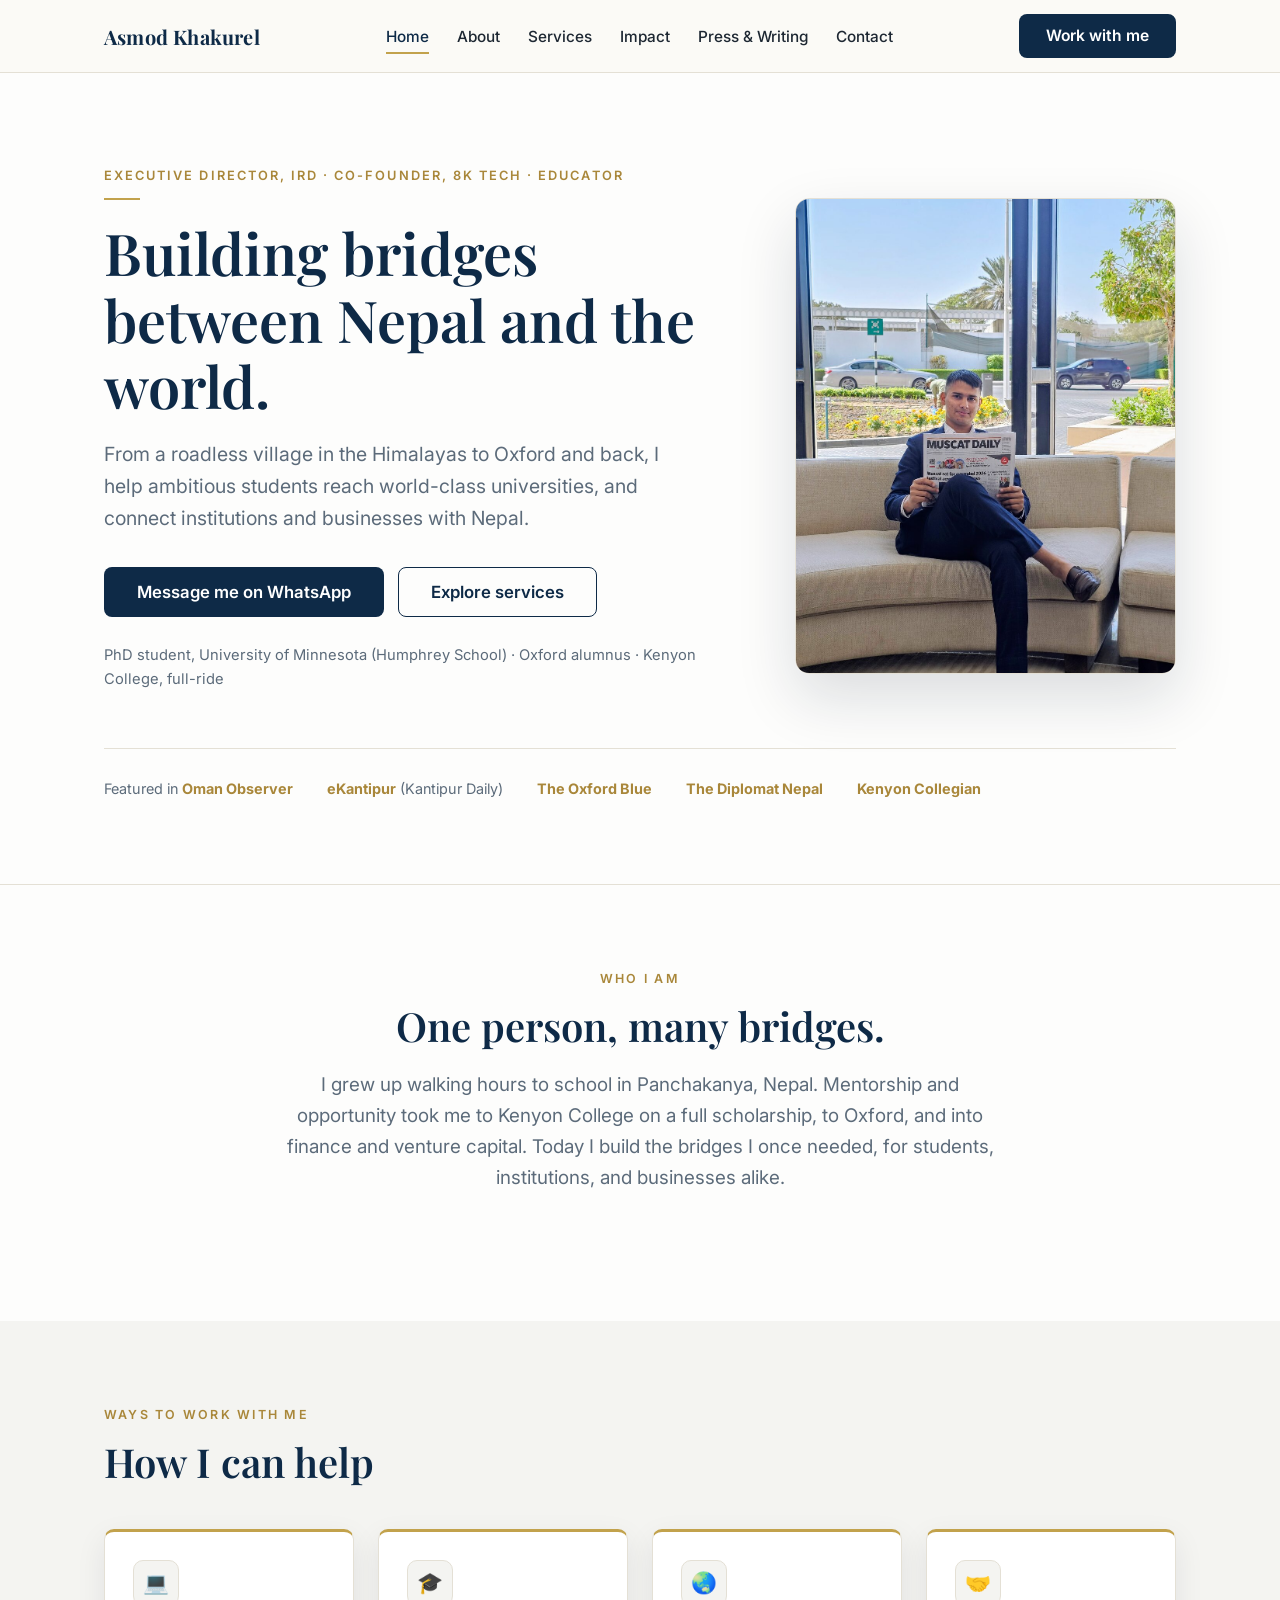
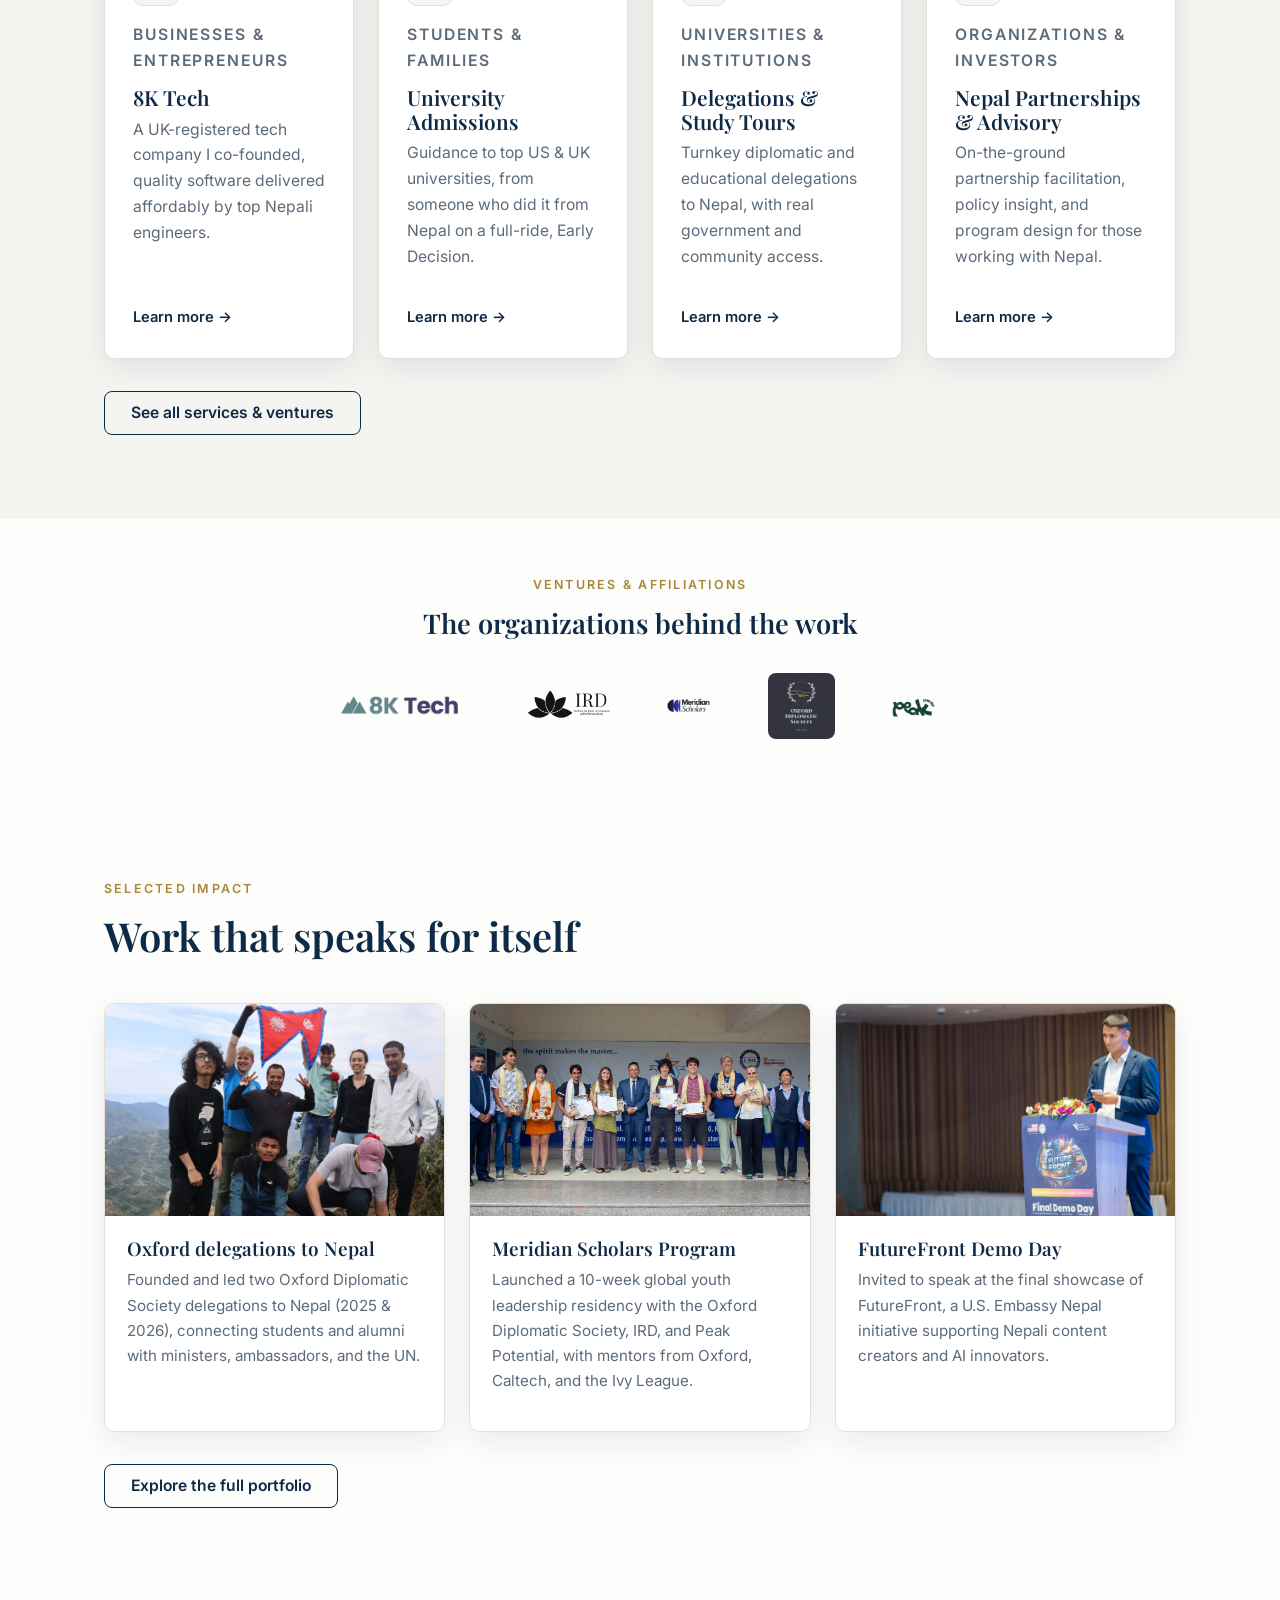
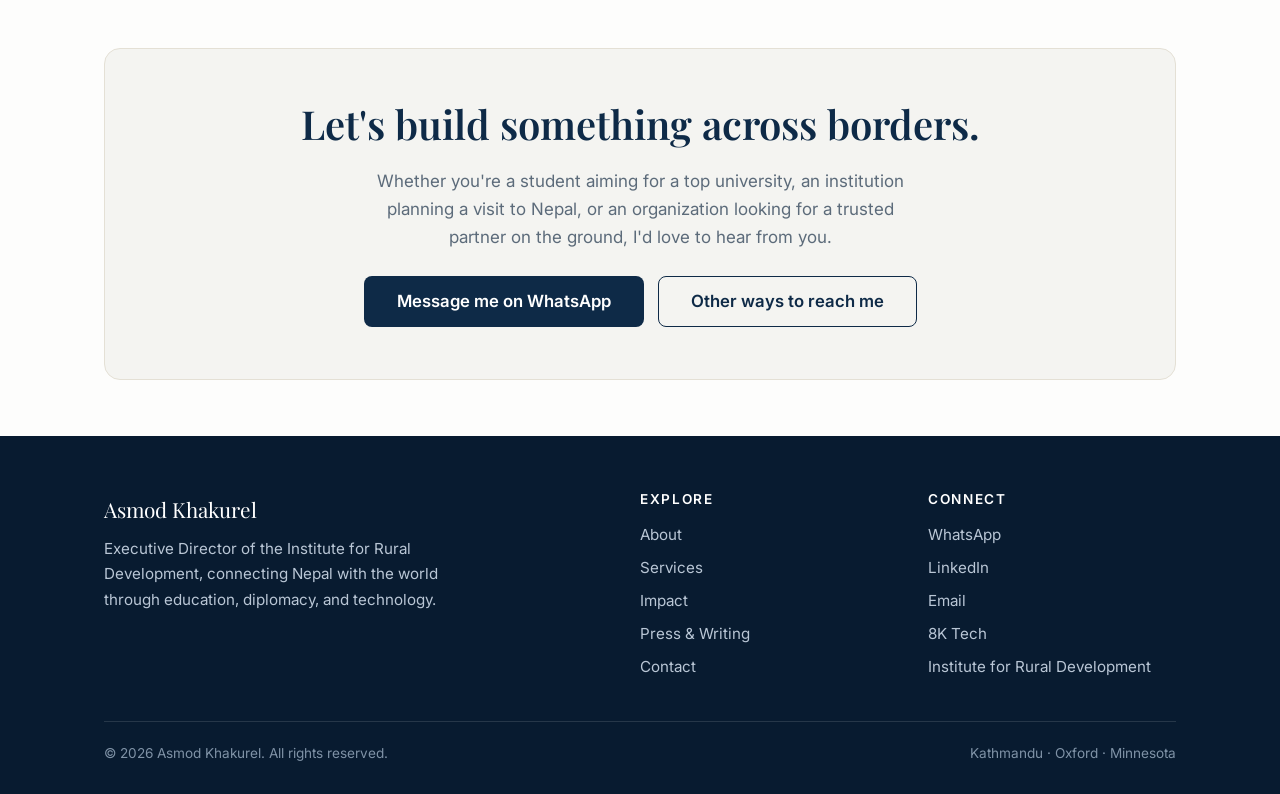
<file: index.html>
<!DOCTYPE html>
<html lang="en">
<head>
  <meta charset="UTF-8">
  <meta name="viewport" content="width=device-width, initial-scale=1.0">
  <title>Asmod Khakurel — Educator, Founder & Bridge-builder</title>
  <meta name="description" content="Asmod Khakurel helps ambitious students reach world-class universities and connects institutions and businesses with Nepal. Oxford alumnus, Kenyon full-ride, incoming PhD at the University of Minnesota's Humphrey School.">
  <link rel="icon" type="image/png" sizes="32x32" href="assets/img/favicon-32.png">
  <link rel="icon" type="image/png" sizes="16x16" href="assets/img/favicon-16.png">
  <link rel="icon" href="favicon.ico" sizes="any">
  <link rel="apple-touch-icon" href="assets/img/apple-touch-icon.png">
  <link rel="preconnect" href="https://fonts.googleapis.com">
  <link rel="preconnect" href="https://fonts.gstatic.com" crossorigin>
  <link href="https://fonts.googleapis.com/css2?family=Playfair+Display:wght@500;600;700&family=Inter:wght@400;500;600;700&display=swap" rel="stylesheet">
  <link rel="stylesheet" href="style.css">
</head>
<body>

  <!-- ============ HEADER ============ -->
  <header class="site-header">
    <div class="container nav">
      <a href="index.html" class="brand">Asmod Khakurel</a>
      <ul class="nav-links" id="navLinks">
        <li><a href="index.html" class="active">Home</a></li>
        <li><a href="about.html">About</a></li>
        <li><a href="services.html">Services</a></li>
        <li><a href="impact.html">Impact</a></li>
        <li><a href="press.html">Press &amp; Writing</a></li>
        <li><a href="contact.html">Contact</a></li>
      </ul>
      <div class="nav-cta">
        <a class="btn btn-primary" href="contact.html">Work with me</a>
        <button class="nav-toggle" id="navToggle" aria-label="Menu"><span></span><span></span><span></span></button>
      </div>
    </div>
  </header>

  <!-- ============ HERO ============ -->
  <section class="hero">
    <div class="container">
      <div class="hero__grid">
        <div>
          <p class="hero__tag">Executive Director, IRD · Co-founder, 8K Tech · Educator</p>
          <h1>Building bridges between Nepal and the world.</h1>
          <p class="hero__lead">From a roadless village in the Himalayas to Oxford and back, I help ambitious students reach world-class universities, and connect institutions and businesses with Nepal.</p>
          <div class="hero__cta">
            <a class="btn btn-whatsapp btn-lg" href="https://wa.me/9779803609207?text=Hi%20Asmod%2C%20I%20found%20your%20website%20and%20would%20like%20to%20connect." target="_blank" rel="noopener">
              Message me on WhatsApp
            </a>
            <a class="btn btn-outline btn-lg" href="services.html">Explore services</a>
          </div>
          <p class="hero__meta">PhD student, University of Minnesota (Humphrey School) · Oxford alumnus · Kenyon College, full-ride</p>
        </div>
        <div>
          <img class="hero__portrait" src="assets/img/site/asmod-muscat.jpg" alt="Asmod Khakurel reading the Muscat Daily in Oman"
               onerror="this.classList.add('hero__portrait-ph');this.removeAttribute('src');this.alt='AK';">
        </div>
      </div>

      <div class="trust">
        <span>Featured in <b>Oman Observer</b></span>
        <span><b>eKantipur</b> (Kantipur Daily)</span>
        <span><b>The Oxford Blue</b></span>
        <span><b>The Diplomat Nepal</b></span>
        <span><b>Kenyon Collegian</b></span>
      </div>
    </div>
  </section>

  <!-- ============ INTRO ============ -->
  <section class="section">
    <div class="container">
      <div class="section__head center">
        <p class="eyebrow">Who I am</p>
        <h2>One person, many bridges.</h2>
        <p class="lead">I grew up walking hours to school in Panchakanya, Nepal. Mentorship and opportunity took me to Kenyon College on a full scholarship, to Oxford, and into finance and venture capital. Today I build the bridges I once needed, for students, institutions, and businesses alike.</p>
      </div>
    </div>
  </section>

  <!-- ============ WAYS TO WORK ============ -->
  <section class="section section--paper2 ways">
    <div class="container">
      <div class="section__head">
        <p class="eyebrow">Ways to work with me</p>
        <h2>How I can help</h2>
      </div>
      <div class="grid grid-4">
        <div class="card">
          <div class="card__icon">💻</div>
          <p class="card__aud">Businesses &amp; entrepreneurs</p>
          <h3>8K Tech</h3>
          <p>A UK-registered tech company I co-founded, quality software delivered affordably by top Nepali engineers.</p>
          <div class="card__foot"><a class="more" href="services.html#tech">Learn more →</a></div>
        </div>
        <div class="card">
          <div class="card__icon">🎓</div>
          <p class="card__aud">Students &amp; families</p>
          <h3>University Admissions</h3>
          <p>Guidance to top US &amp; UK universities, from someone who did it from Nepal on a full-ride, Early Decision.</p>
          <div class="card__foot"><a class="more" href="services.html#admissions">Learn more →</a></div>
        </div>
        <div class="card">
          <div class="card__icon">🌏</div>
          <p class="card__aud">Universities &amp; institutions</p>
          <h3>Delegations &amp; Study Tours</h3>
          <p>Turnkey diplomatic and educational delegations to Nepal, with real government and community access.</p>
          <div class="card__foot"><a class="more" href="services.html#delegations">Learn more →</a></div>
        </div>
        <div class="card">
          <div class="card__icon">🤝</div>
          <p class="card__aud">Organizations &amp; investors</p>
          <h3>Nepal Partnerships &amp; Advisory</h3>
          <p>On-the-ground partnership facilitation, policy insight, and program design for those working with Nepal.</p>
          <div class="card__foot"><a class="more" href="services.html#advisory">Learn more →</a></div>
        </div>
      </div>
      <div class="btn-row" style="margin-top:32px;">
        <a class="btn btn-outline-dark" href="services.html">See all services &amp; ventures</a>
      </div>
    </div>
  </section>

  <!-- ============ AFFILIATIONS ============ -->
  <section class="section section--tight">
    <div class="container">
      <div class="section__head center" style="margin-bottom:34px;">
        <p class="eyebrow">Ventures &amp; affiliations</p>
        <h2 style="font-size:1.7rem;">The organizations behind the work</h2>
      </div>
      <div class="partners">
        <img src="assets/img/site/logo-8ktech.png" alt="8K Tech">
        <img src="assets/img/site/logo-ird.png" alt="Institute for Rural Development">
        <img src="assets/img/site/logo-meridian.png" alt="Meridian Scholars">
        <img class="oxd" src="assets/img/site/logo-oxdiplo.png" alt="Oxford Diplomatic Society">
        <img src="assets/img/site/logo-peakpotential.png" alt="Peak Potential">
      </div>
    </div>
  </section>

  <!-- ============ SELECTED IMPACT ============ -->
  <section class="section">
    <div class="container">
      <div class="section__head">
        <p class="eyebrow">Selected impact</p>
        <h2>Work that speaks for itself</h2>
      </div>
      <div class="icards">
        <div class="icard">
          <img class="icard__img" src="assets/img/site/ox25-kalinchowk.jpg" alt="Oxford delegation trek in Nepal">
          <div class="icard__body">
            <h3>Oxford delegations to Nepal</h3>
            <p>Founded and led two Oxford Diplomatic Society delegations to Nepal (2025 &amp; 2026), connecting students and alumni with ministers, ambassadors, and the UN.</p>
          </div>
        </div>
        <div class="icard">
          <img class="icard__img" src="assets/img/site/interns2.jpg" alt="Meridian Scholars and interns in Nepal">
          <div class="icard__body">
            <h3>Meridian Scholars Program</h3>
            <p>Launched a 10-week global youth leadership residency with the Oxford Diplomatic Society, IRD, and Peak Potential, with mentors from Oxford, Caltech, and the Ivy League.</p>
          </div>
        </div>
        <div class="icard">
          <img class="icard__img" src="assets/img/site/futurefront.jpg" alt="Speaking at FutureFront Demo Day">
          <div class="icard__body">
            <h3>FutureFront Demo Day</h3>
            <p>Invited to speak at the final showcase of FutureFront, a U.S. Embassy Nepal initiative supporting Nepali content creators and AI innovators.</p>
          </div>
        </div>
      </div>
      <div class="btn-row" style="margin-top:32px;">
        <a class="btn btn-outline-dark" href="impact.html">Explore the full portfolio</a>
      </div>
    </div>
  </section>

  <!-- ============ CTA ============ -->
  <section class="section section--tight">
    <div class="container">
      <div class="cta-band">
        <h2>Let's build something across borders.</h2>
        <p>Whether you're a student aiming for a top university, an institution planning a visit to Nepal, or an organization looking for a trusted partner on the ground, I'd love to hear from you.</p>
        <div class="btn-row" style="justify-content:center;">
          <a class="btn btn-whatsapp btn-lg" href="https://wa.me/9779803609207?text=Hi%20Asmod%2C%20I%20found%20your%20website%20and%20would%20like%20to%20connect." target="_blank" rel="noopener">Message me on WhatsApp</a>
          <a class="btn btn-outline btn-lg" href="contact.html">Other ways to reach me</a>
        </div>
      </div>
    </div>
  </section>

  <!-- ============ FOOTER ============ -->
  <footer class="site-footer">
    <div class="container">
      <div class="footer-grid">
        <div>
          <div class="footer-brand">Asmod Khakurel</div>
          <p class="about-blurb">Executive Director of the Institute for Rural Development, connecting Nepal with the world through education, diplomacy, and technology.</p>
        </div>
        <div>
          <h4>Explore</h4>
          <a href="about.html">About</a>
          <a href="services.html">Services</a>
          <a href="impact.html">Impact</a>
          <a href="press.html">Press &amp; Writing</a>
          <a href="contact.html">Contact</a>
        </div>
        <div>
          <h4>Connect</h4>
          <a href="https://wa.me/9779803609207" target="_blank" rel="noopener">WhatsApp</a>
          <a href="https://www.linkedin.com/in/asmodkhakurel/" target="_blank" rel="noopener">LinkedIn</a>
          <a href="mailto:asmodkhakurel@gmail.com">Email</a>
          <a href="https://8ktech.co.uk" target="_blank" rel="noopener">8K Tech</a>
          <a href="https://ird.com.np" target="_blank" rel="noopener">Institute for Rural Development</a>
        </div>
      </div>
      <div class="footer-bottom">
        <span>© 2026 Asmod Khakurel. All rights reserved.</span>
        <span>Kathmandu · Oxford · Minnesota</span>
      </div>
    </div>
  </footer>

  <script>
    document.getElementById('navToggle').addEventListener('click', function () {
      document.getElementById('navLinks').classList.toggle('open');
    });
  </script>
</body>
</html>
</file>
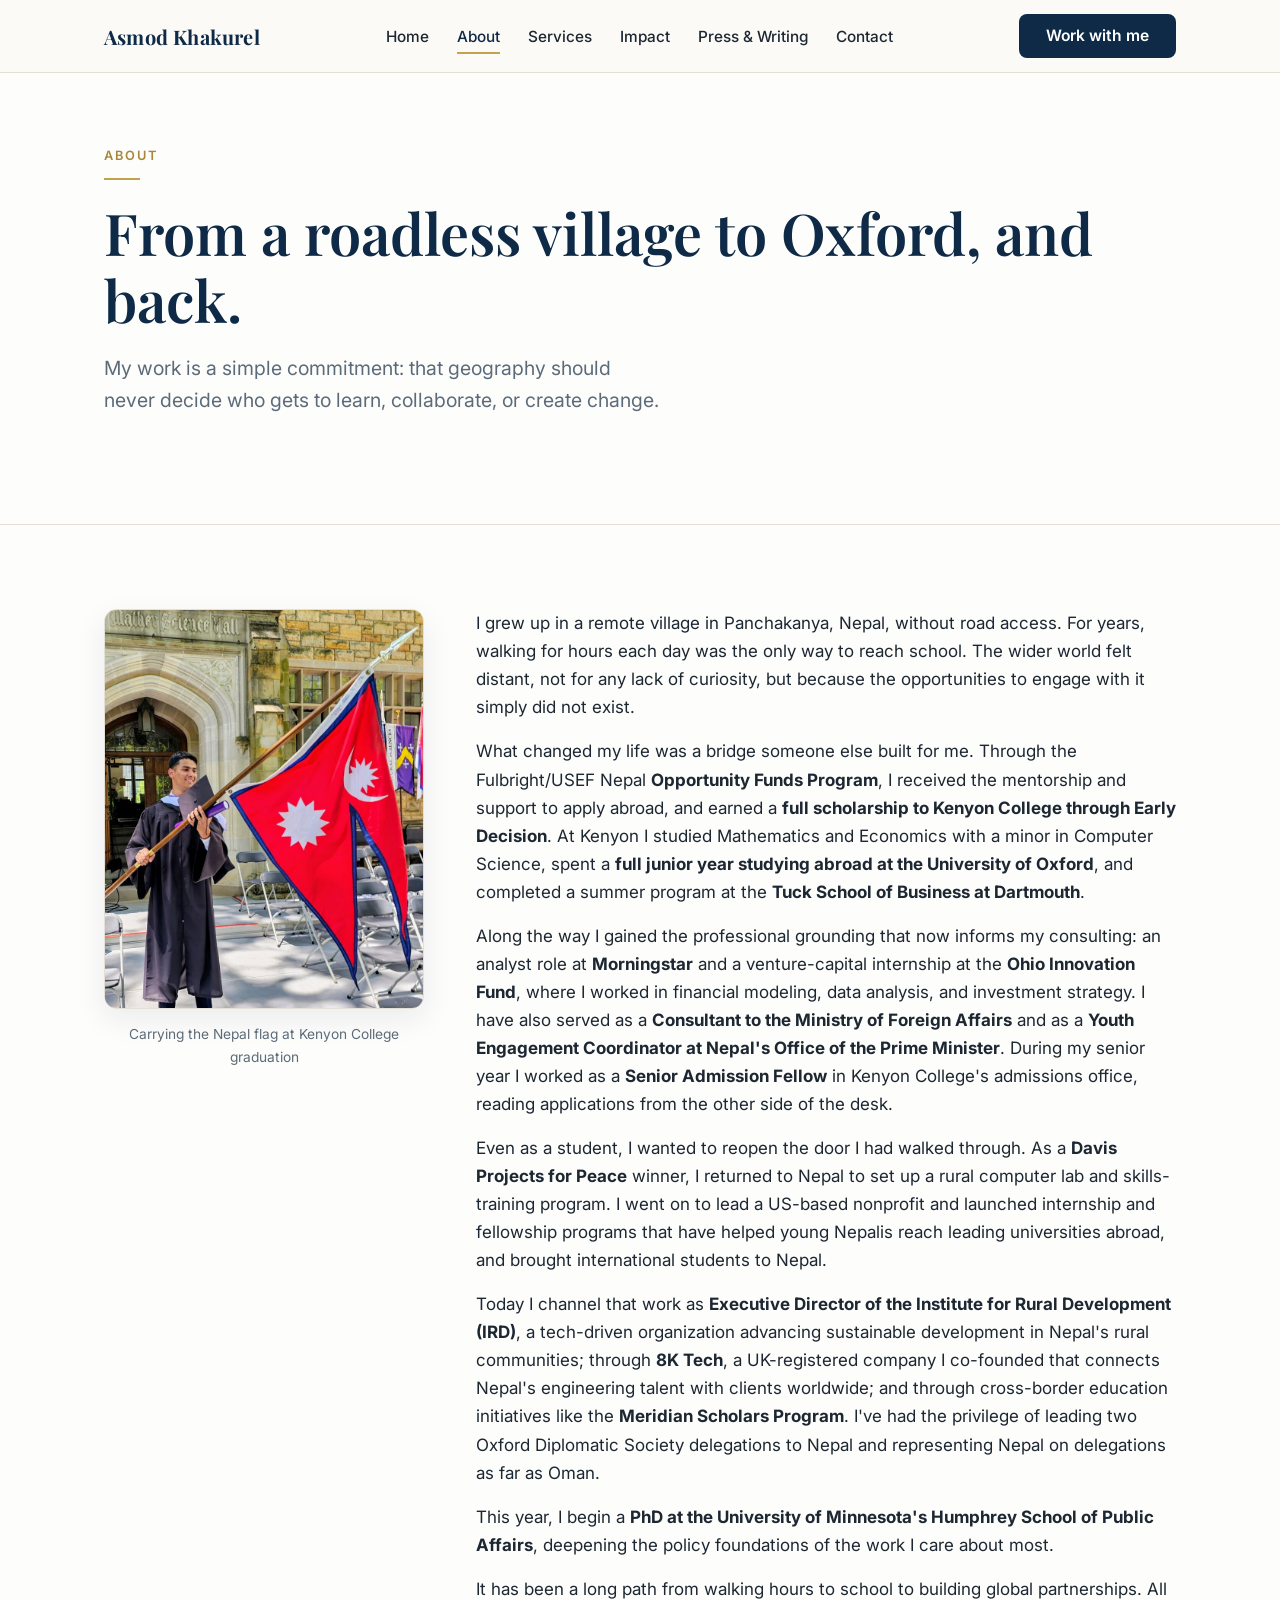
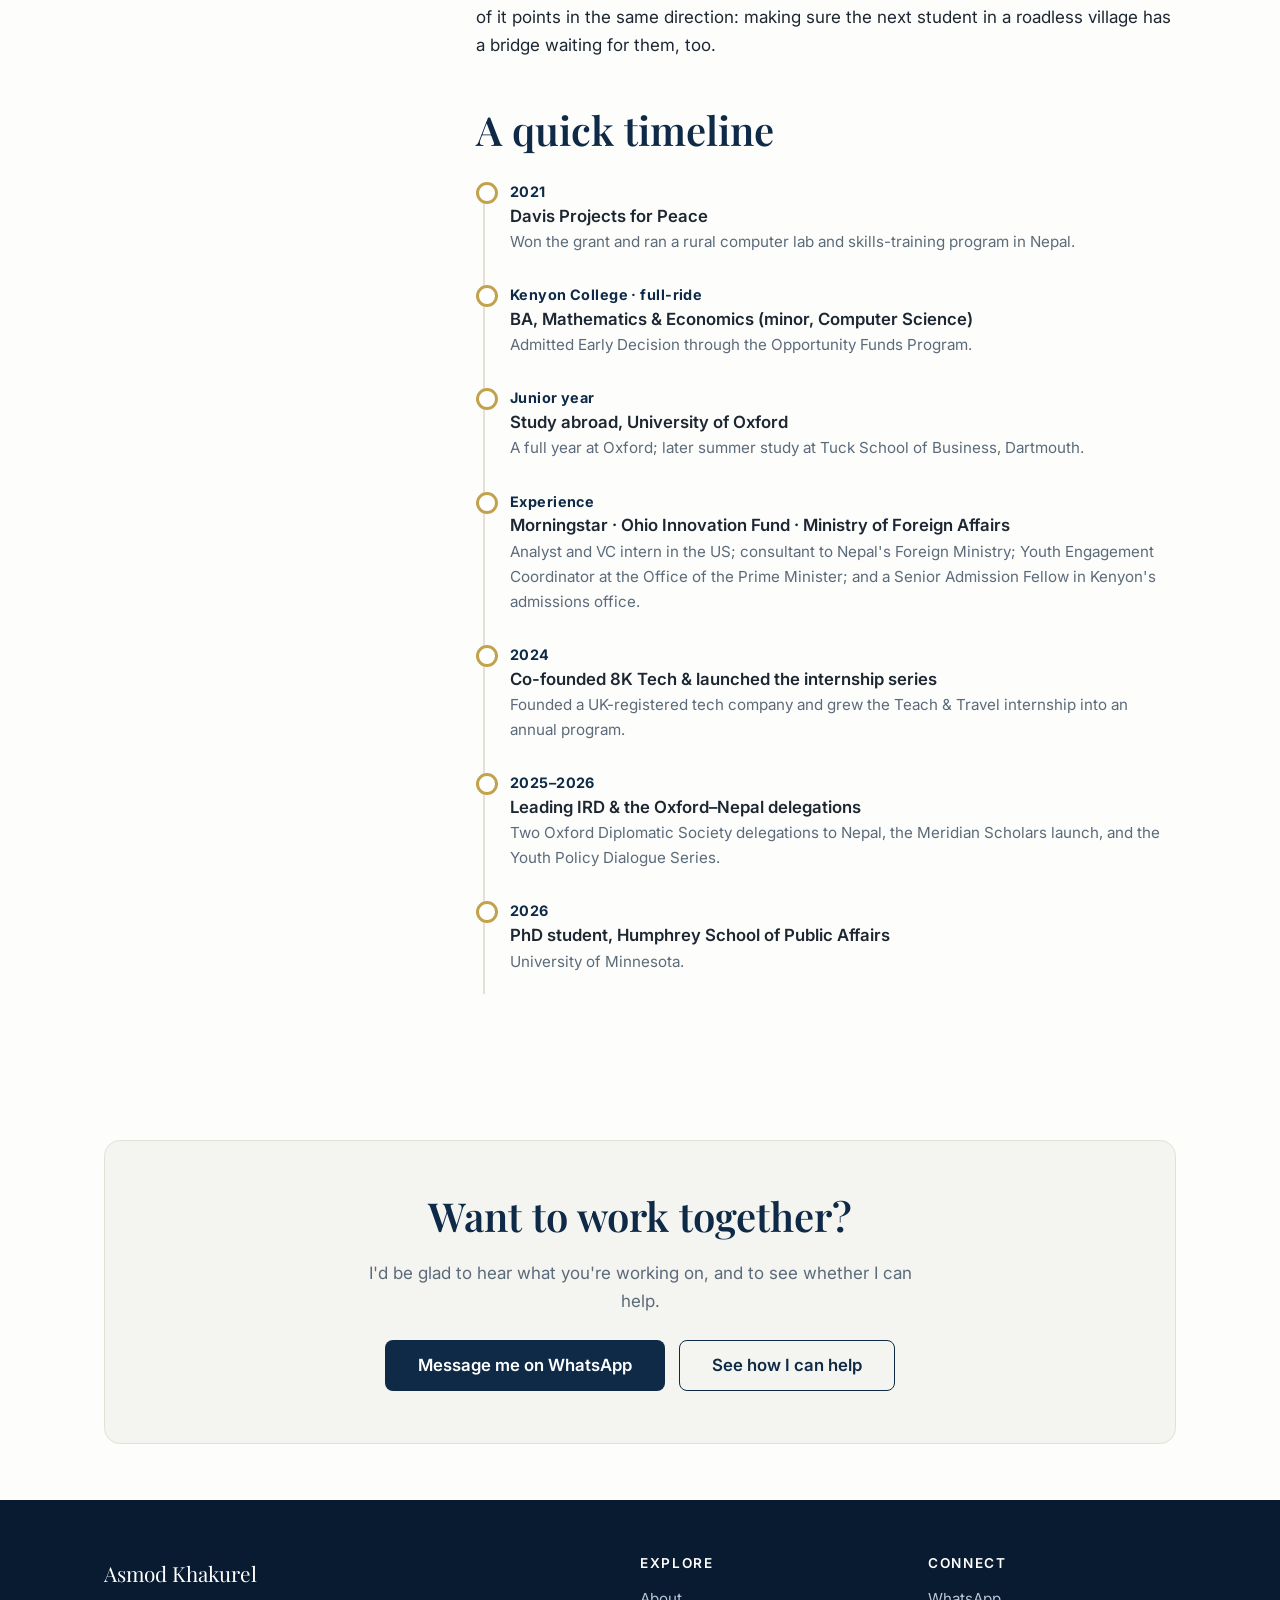
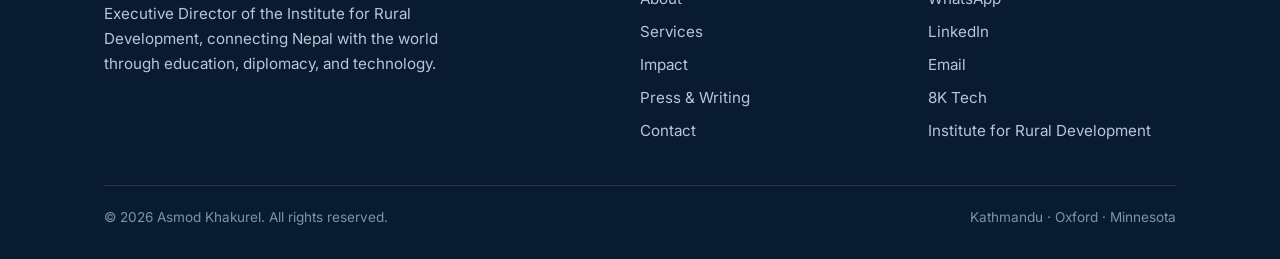
<file: about.html>
<!DOCTYPE html>
<html lang="en">
<head>
  <meta charset="UTF-8">
  <meta name="viewport" content="width=device-width, initial-scale=1.0">
  <title>About | Asmod Khakurel</title>
  <meta name="description" content="From a roadless village in Panchakanya to Oxford and back: the journey of Asmod Khakurel, educator, founder, and bridge-builder between Nepal and the world.">
  <link rel="icon" type="image/png" sizes="32x32" href="assets/img/favicon-32.png">
  <link rel="icon" type="image/png" sizes="16x16" href="assets/img/favicon-16.png">
  <link rel="icon" href="favicon.ico" sizes="any">
  <link rel="apple-touch-icon" href="assets/img/apple-touch-icon.png">
  <link rel="preconnect" href="https://fonts.googleapis.com">
  <link rel="preconnect" href="https://fonts.gstatic.com" crossorigin>
  <link href="https://fonts.googleapis.com/css2?family=Playfair+Display:wght@500;600;700&family=Inter:wght@400;500;600;700&display=swap" rel="stylesheet">
  <link rel="stylesheet" href="style.css">
</head>
<body>

  <header class="site-header">
    <div class="container nav">
      <a href="index.html" class="brand">Asmod Khakurel</a>
      <ul class="nav-links" id="navLinks">
        <li><a href="index.html">Home</a></li>
        <li><a href="about.html" class="active">About</a></li>
        <li><a href="services.html">Services</a></li>
        <li><a href="impact.html">Impact</a></li>
        <li><a href="press.html">Press &amp; Writing</a></li>
        <li><a href="contact.html">Contact</a></li>
      </ul>
      <div class="nav-cta">
        <a class="btn btn-primary" href="contact.html">Work with me</a>
        <button class="nav-toggle" id="navToggle" aria-label="Menu"><span></span><span></span><span></span></button>
      </div>
    </div>
  </header>

  <!-- page hero -->
  <section class="hero" style="padding:72px 0 76px;">
    <div class="container">
      <p class="hero__tag">About</p>
      <h1>From a roadless village to Oxford, and back.</h1>
      <p class="hero__lead">My work is a simple commitment: that geography should never decide who gets to learn, collaborate, or create change.</p>
    </div>
  </section>

  <section class="section">
    <div class="container">
      <div class="about-grid">
        <aside class="about-portrait">
          <img src="assets/img/site/asmod-kenyon-flag.jpg" alt="Asmod Khakurel with the Nepal flag at his Kenyon College graduation"
               onerror="this.outerHTML='&lt;div class=\'ph\'&gt;AK&lt;/div&gt;';">
          <p class="cap">Carrying the Nepal flag at Kenyon College graduation</p>
        </aside>

        <div>
          <p>I grew up in a remote village in Panchakanya, Nepal, without road access. For years, walking for hours each day was the only way to reach school. The wider world felt distant, not for any lack of curiosity, but because the opportunities to engage with it simply did not exist.</p>

          <p>What changed my life was a bridge someone else built for me. Through the Fulbright/USEF Nepal <strong>Opportunity Funds Program</strong>, I received the mentorship and support to apply abroad, and earned a <strong>full scholarship to Kenyon College through Early Decision</strong>. At Kenyon I studied Mathematics and Economics with a minor in Computer Science, spent a <strong>full junior year studying abroad at the University of Oxford</strong>, and completed a summer program at the <strong>Tuck School of Business at Dartmouth</strong>.</p>

          <p>Along the way I gained the professional grounding that now informs my consulting: an analyst role at <strong>Morningstar</strong> and a venture-capital internship at the <strong>Ohio Innovation Fund</strong>, where I worked in financial modeling, data analysis, and investment strategy. I have also served as a <strong>Consultant to the Ministry of Foreign Affairs</strong> and as a <strong>Youth Engagement Coordinator at Nepal's Office of the Prime Minister</strong>. During my senior year I worked as a <strong>Senior Admission Fellow</strong> in Kenyon College's admissions office, reading applications from the other side of the desk.</p>

          <p>Even as a student, I wanted to reopen the door I had walked through. As a <strong>Davis Projects for Peace</strong> winner, I returned to Nepal to set up a rural computer lab and skills-training program. I went on to lead a US-based nonprofit and launched internship and fellowship programs that have helped young Nepalis reach leading universities abroad, and brought international students to Nepal.</p>

          <p>Today I channel that work as <strong>Executive Director of the Institute for Rural Development (IRD)</strong>, a tech-driven organization advancing sustainable development in Nepal's rural communities; through <strong>8K Tech</strong>, a UK-registered company I co-founded that connects Nepal's engineering talent with clients worldwide; and through cross-border education initiatives like the <strong>Meridian Scholars Program</strong>. I've had the privilege of leading two Oxford Diplomatic Society delegations to Nepal and representing Nepal on delegations as far as Oman.</p>

          <p>This year, I begin a <strong>PhD at the University of Minnesota's Humphrey School of Public Affairs</strong>, deepening the policy foundations of the work I care about most.</p>

          <p>It has been a long path from walking hours to school to building global partnerships. All of it points in the same direction: making sure the next student in a roadless village has a bridge waiting for them, too.</p>

          <h2 style="margin-top:48px;">A quick timeline</h2>
          <ul class="timeline" style="margin-top:24px;">
            <li>
              <span class="yr">2021</span>
              <h4>Davis Projects for Peace</h4>
              <p>Won the grant and ran a rural computer lab and skills-training program in Nepal.</p>
            </li>
            <li>
              <span class="yr">Kenyon College · full-ride</span>
              <h4>BA, Mathematics &amp; Economics (minor, Computer Science)</h4>
              <p>Admitted Early Decision through the Opportunity Funds Program.</p>
            </li>
            <li>
              <span class="yr">Junior year</span>
              <h4>Study abroad, University of Oxford</h4>
              <p>A full year at Oxford; later summer study at Tuck School of Business, Dartmouth.</p>
            </li>
            <li>
              <span class="yr">Experience</span>
              <h4>Morningstar · Ohio Innovation Fund · Ministry of Foreign Affairs</h4>
              <p>Analyst and VC intern in the US; consultant to Nepal's Foreign Ministry; Youth Engagement Coordinator at the Office of the Prime Minister; and a Senior Admission Fellow in Kenyon's admissions office.</p>
            </li>
            <li>
              <span class="yr">2024</span>
              <h4>Co-founded 8K Tech &amp; launched the internship series</h4>
              <p>Founded a UK-registered tech company and grew the Teach &amp; Travel internship into an annual program.</p>
            </li>
            <li>
              <span class="yr">2025–2026</span>
              <h4>Leading IRD &amp; the Oxford–Nepal delegations</h4>
              <p>Two Oxford Diplomatic Society delegations to Nepal, the Meridian Scholars launch, and the Youth Policy Dialogue Series.</p>
            </li>
            <li>
              <span class="yr">2026</span>
              <h4>PhD student, Humphrey School of Public Affairs</h4>
              <p>University of Minnesota.</p>
            </li>
          </ul>
        </div>
      </div>
    </div>
  </section>

  <section class="section section--tight">
    <div class="container">
      <div class="cta-band">
        <h2>Want to work together?</h2>
        <p>I'd be glad to hear what you're working on, and to see whether I can help.</p>
        <div class="btn-row" style="justify-content:center;">
          <a class="btn btn-whatsapp btn-lg" href="https://wa.me/9779803609207?text=Hi%20Asmod%2C%20I%20read%20your%20About%20page%20and%20would%20like%20to%20connect." target="_blank" rel="noopener">Message me on WhatsApp</a>
          <a class="btn btn-outline btn-lg" href="services.html">See how I can help</a>
        </div>
      </div>
    </div>
  </section>

  <footer class="site-footer">
    <div class="container">
      <div class="footer-grid">
        <div>
          <div class="footer-brand">Asmod Khakurel</div>
          <p class="about-blurb">Executive Director of the Institute for Rural Development, connecting Nepal with the world through education, diplomacy, and technology.</p>
        </div>
        <div>
          <h4>Explore</h4>
          <a href="about.html">About</a>
          <a href="services.html">Services</a>
          <a href="impact.html">Impact</a>
          <a href="press.html">Press &amp; Writing</a>
          <a href="contact.html">Contact</a>
        </div>
        <div>
          <h4>Connect</h4>
          <a href="https://wa.me/9779803609207" target="_blank" rel="noopener">WhatsApp</a>
          <a href="https://www.linkedin.com/in/asmodkhakurel/" target="_blank" rel="noopener">LinkedIn</a>
          <a href="mailto:asmodkhakurel@gmail.com">Email</a>
          <a href="https://8ktech.co.uk" target="_blank" rel="noopener">8K Tech</a>
          <a href="https://ird.com.np" target="_blank" rel="noopener">Institute for Rural Development</a>
        </div>
      </div>
      <div class="footer-bottom">
        <span>© 2026 Asmod Khakurel. All rights reserved.</span>
        <span>Kathmandu · Oxford · Minnesota</span>
      </div>
    </div>
  </footer>

  <script>
    document.getElementById('navToggle').addEventListener('click', function () {
      document.getElementById('navLinks').classList.toggle('open');
    });
  </script>
</body>
</html>
</file>
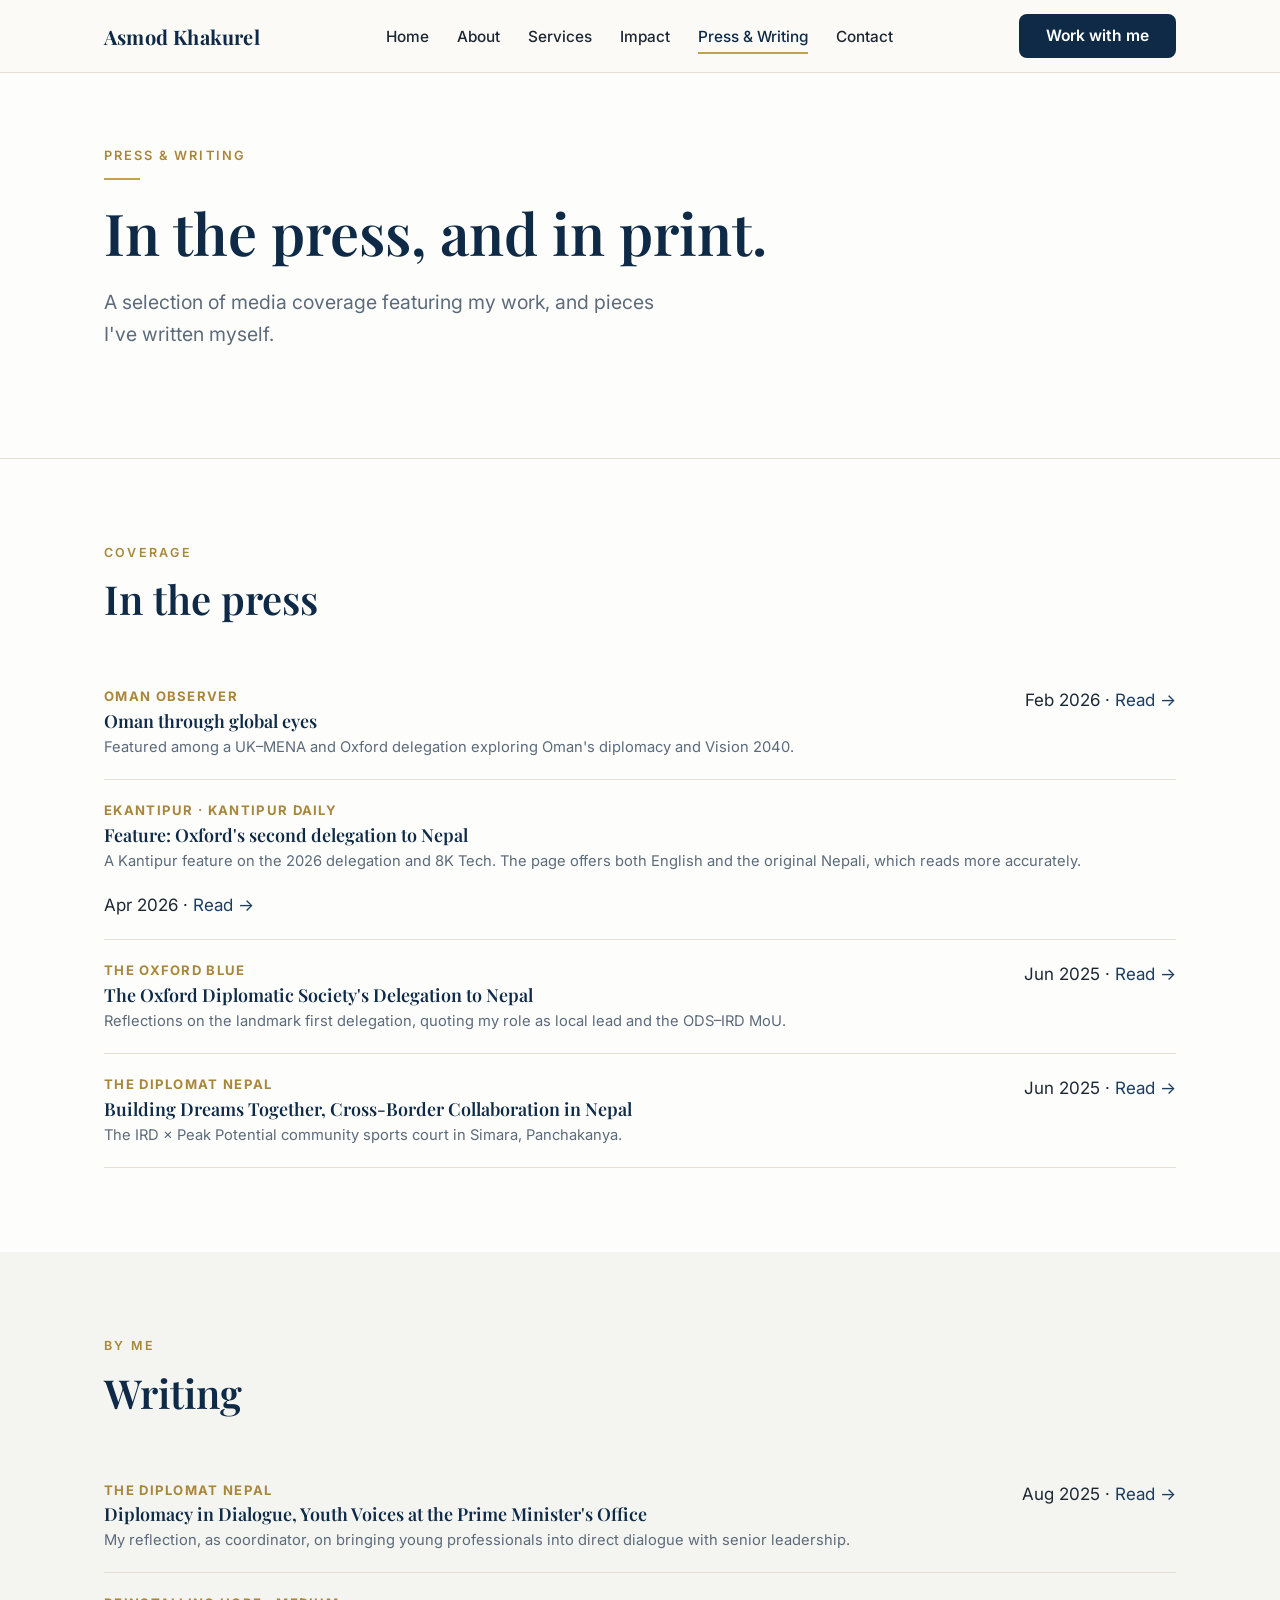
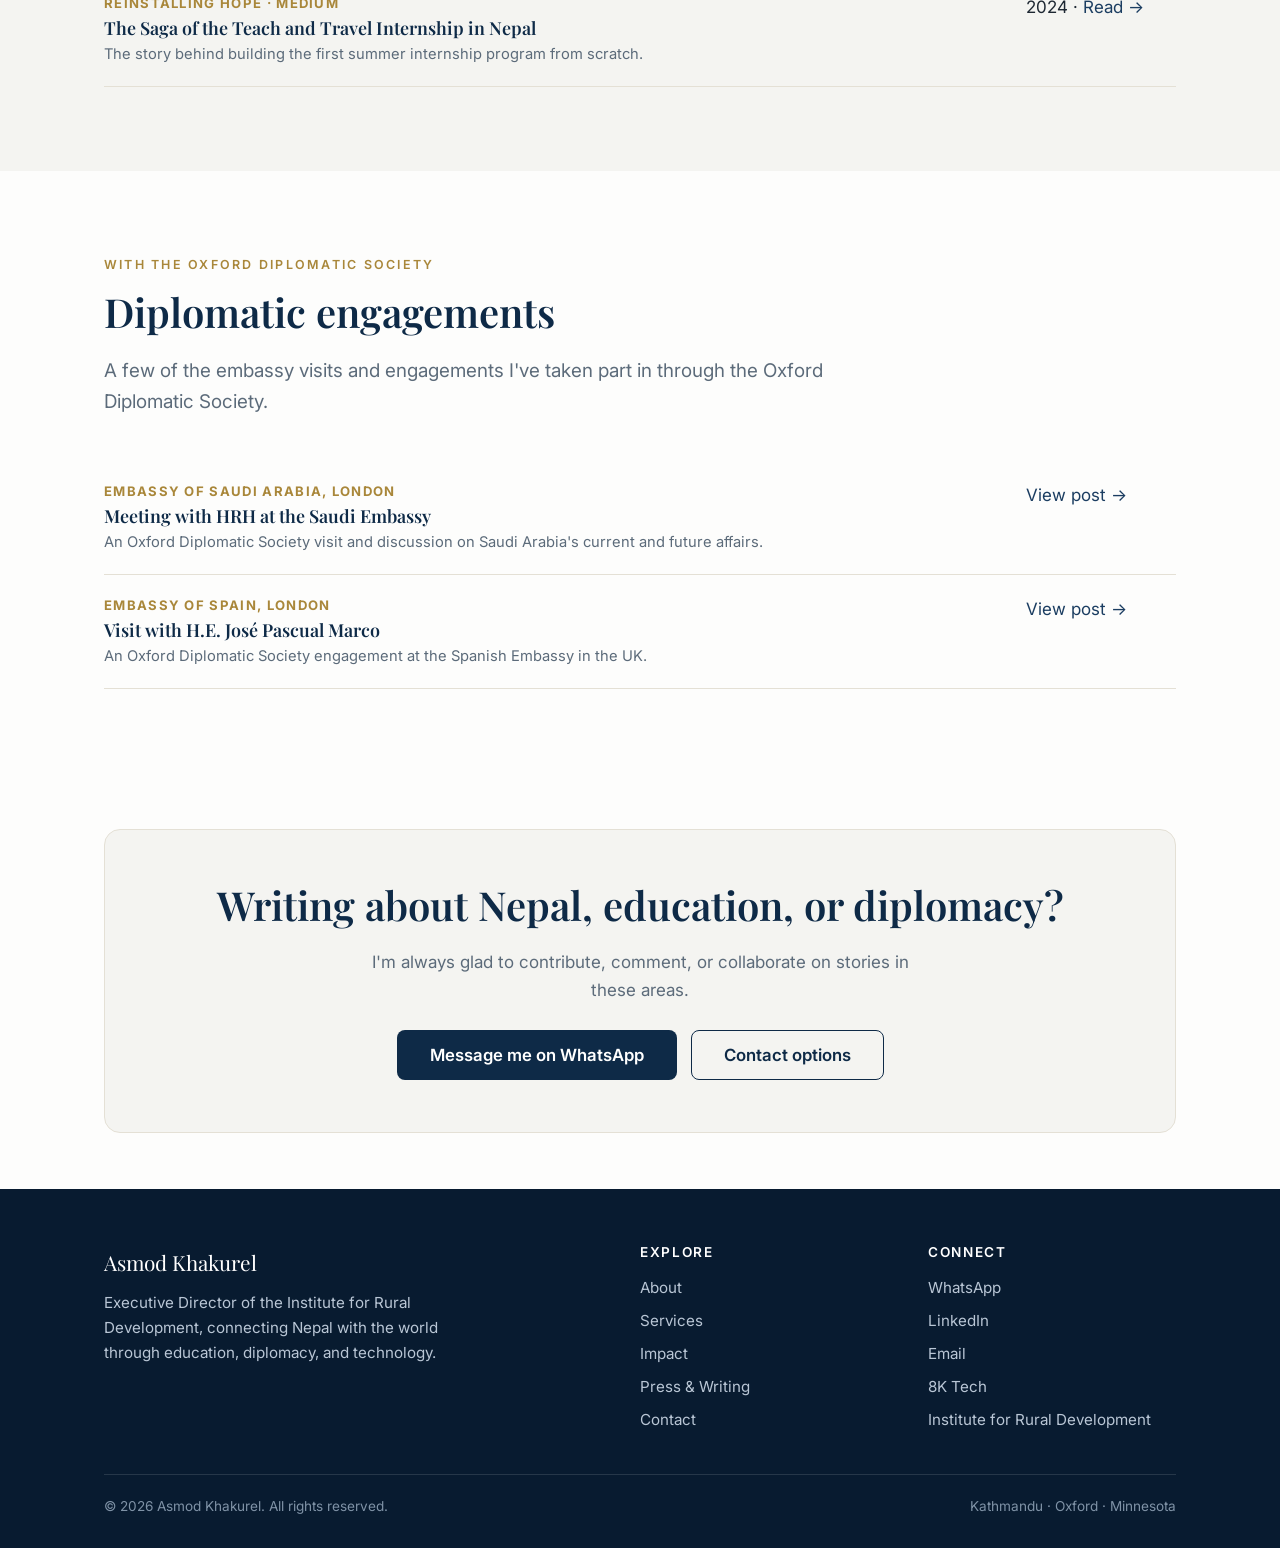
<file: blog.html>
<!DOCTYPE html>
<html lang="en">
<head>
  <meta charset="UTF-8">
  <meta http-equiv="refresh" content="0; url=press.html">
  <link rel="canonical" href="press.html">
  <title>Redirecting… | Asmod Khakurel</title>
</head>
<body>
  <p>This page has moved. Redirecting to <a href="press.html">Press &amp; Writing</a>…</p>
  <script>window.location.replace('press.html');</script>
</body>
</html>
</file>
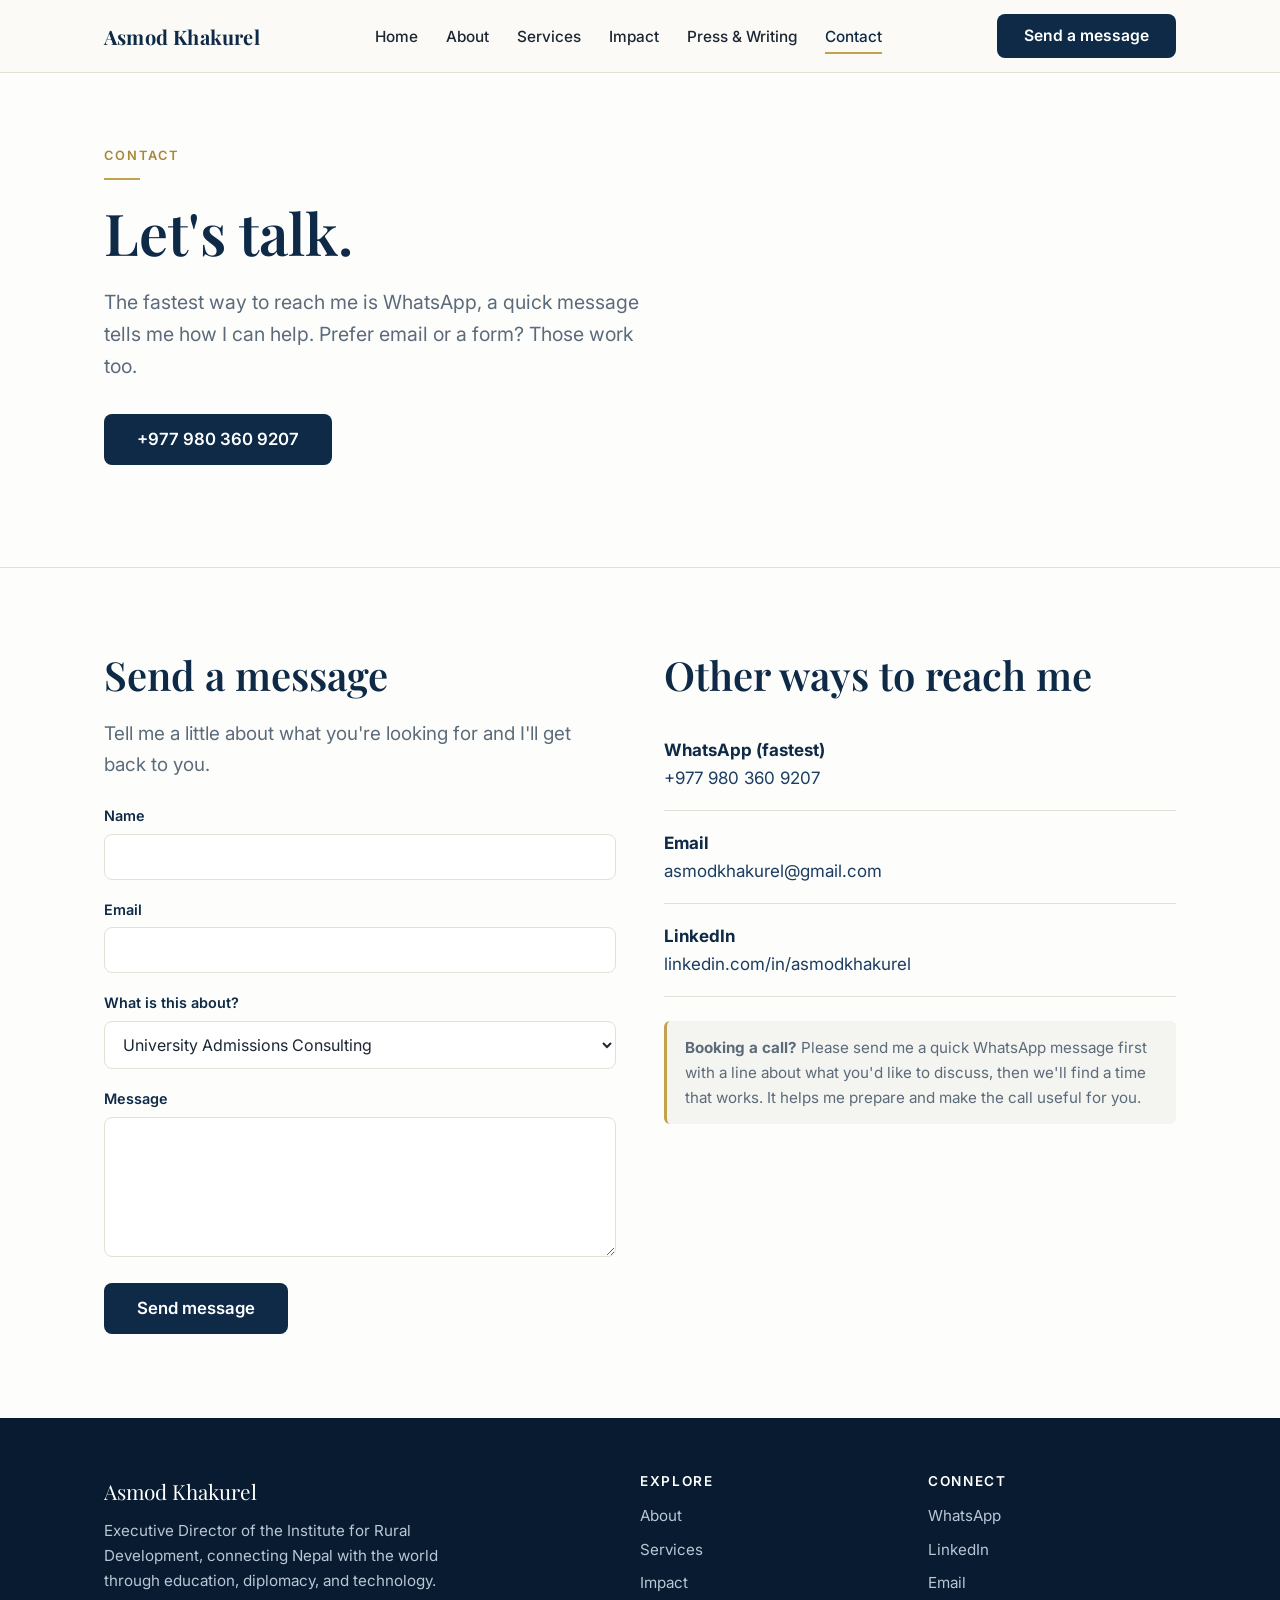
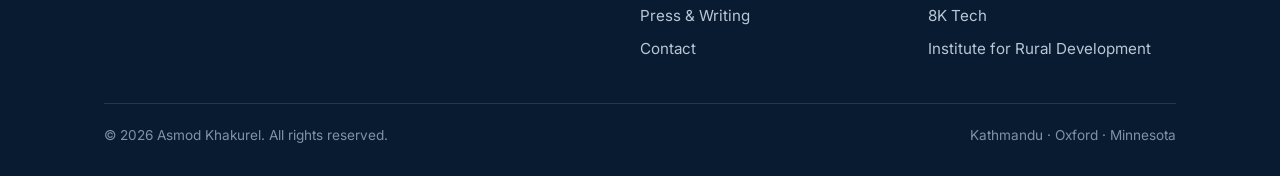
<file: contact.html>
<!DOCTYPE html>
<html lang="en">
<head>
  <meta charset="UTF-8">
  <meta name="viewport" content="width=device-width, initial-scale=1.0">
  <title>Contact | Asmod Khakurel</title>
  <meta name="description" content="Get in touch with Asmod Khakurel, WhatsApp, email, LinkedIn, or the contact form. The quickest way to reach me is WhatsApp.">
  <link rel="icon" type="image/png" sizes="32x32" href="assets/img/favicon-32.png">
  <link rel="icon" type="image/png" sizes="16x16" href="assets/img/favicon-16.png">
  <link rel="icon" href="favicon.ico" sizes="any">
  <link rel="apple-touch-icon" href="assets/img/apple-touch-icon.png">
  <link rel="preconnect" href="https://fonts.googleapis.com">
  <link rel="preconnect" href="https://fonts.gstatic.com" crossorigin>
  <link href="https://fonts.googleapis.com/css2?family=Playfair+Display:wght@500;600;700&family=Inter:wght@400;500;600;700&display=swap" rel="stylesheet">
  <link rel="stylesheet" href="style.css">
</head>
<body>

  <header class="site-header">
    <div class="container nav">
      <a href="index.html" class="brand">Asmod Khakurel</a>
      <ul class="nav-links" id="navLinks">
        <li><a href="index.html">Home</a></li>
        <li><a href="about.html">About</a></li>
        <li><a href="services.html">Services</a></li>
        <li><a href="impact.html">Impact</a></li>
        <li><a href="press.html">Press &amp; Writing</a></li>
        <li><a href="contact.html" class="active">Contact</a></li>
      </ul>
      <div class="nav-cta">
        <a class="btn btn-primary" href="#form">Send a message</a>
        <button class="nav-toggle" id="navToggle" aria-label="Menu"><span></span><span></span><span></span></button>
      </div>
    </div>
  </header>

  <section class="hero" style="padding:72px 0 76px;">
    <div class="container">
      <p class="hero__tag">Contact</p>
      <h1>Let's talk.</h1>
      <p class="hero__lead">The fastest way to reach me is WhatsApp, a quick message tells me how I can help. Prefer email or a form? Those work too.</p>
      <div class="hero__cta">
        <a class="btn btn-whatsapp btn-lg" href="https://wa.me/9779803609207?text=Hi%20Asmod%2C%20I%20found%20your%20website%20and%20would%20like%20to%20connect." target="_blank" rel="noopener">
          +977 980 360 9207
        </a>
      </div>
    </div>
  </section>

  <section class="section" id="form">
    <div class="container">
      <div class="contact-grid">
        <div>
          <h2>Send a message</h2>
          <p class="lead" style="margin-bottom:24px;">Tell me a little about what you're looking for and I'll get back to you.</p>

          <!-- ============================================================
               FORM: submissions open a pre-filled Gmail compose window (avoids
               launching a desktop mail app like Outlook).
               For a fully seamless version that emails you directly with no
               compose step, create a free form at https://formspree.io and
               replace YOUR_FORM_ID below.
               ============================================================ -->
          <form action="https://formspree.io/f/YOUR_FORM_ID" method="POST"
                onsubmit="if(this.action.indexOf('YOUR_FORM_ID')>-1){event.preventDefault();var b=encodeURIComponent((this.message.value||'')+'\n\n— '+(this.name.value||'')+' ('+(this.email.value||'')+')');window.open('https://mail.google.com/mail/?view=cm&fs=1&to=asmodkhakurel@gmail.com&su='+encodeURIComponent('Website enquiry: '+(this.interest.value||'General'))+'&body='+b,'_blank');}">
            <div class="field">
              <label for="name">Name</label>
              <input type="text" id="name" name="name" required>
            </div>
            <div class="field">
              <label for="email">Email</label>
              <input type="email" id="email" name="email" required>
            </div>
            <div class="field">
              <label for="interest">What is this about?</label>
              <select id="interest" name="interest">
                <option>University Admissions Consulting</option>
                <option>Delegations &amp; Study Tours</option>
                <option>Nepal Partnerships &amp; Advisory</option>
                <option>Meridian Scholars &amp; Youth Programs</option>
                <option>8K Tech, a technology project</option>
                <option>Speaking &amp; Workshops</option>
                <option>Press / media</option>
                <option>Something else</option>
              </select>
            </div>
            <div class="field">
              <label for="message">Message</label>
              <textarea id="message" name="message" required></textarea>
            </div>
            <button type="submit" class="btn btn-primary btn-lg">Send message</button>
          </form>
        </div>

        <div>
          <h2>Other ways to reach me</h2>
          <div class="contact-cards">
            <div class="cc">
              <div>
                <b>WhatsApp (fastest)</b><br>
                <a href="https://wa.me/9779803609207?text=Hi%20Asmod%2C%20I%20found%20your%20website%20and%20would%20like%20to%20connect." target="_blank" rel="noopener">+977 980 360 9207</a>
              </div>
            </div>
            <div class="cc">
              <div>
                <b>Email</b><br>
                <a href="mailto:asmodkhakurel@gmail.com">asmodkhakurel@gmail.com</a>
              </div>
            </div>
            <div class="cc">
              <div>
                <b>LinkedIn</b><br>
                <a href="https://www.linkedin.com/in/asmodkhakurel/" target="_blank" rel="noopener">linkedin.com/in/asmodkhakurel</a>
              </div>
            </div>
          </div>

          <div class="note" style="margin-top:24px;">
            <strong>Booking a call?</strong> Please send me a quick WhatsApp message first with a line about what you'd like to discuss, then we'll find a time that works. It helps me prepare and make the call useful for you.
          </div>
        </div>
      </div>
    </div>
  </section>

  <footer class="site-footer">
    <div class="container">
      <div class="footer-grid">
        <div>
          <div class="footer-brand">Asmod Khakurel</div>
          <p class="about-blurb">Executive Director of the Institute for Rural Development, connecting Nepal with the world through education, diplomacy, and technology.</p>
        </div>
        <div>
          <h4>Explore</h4>
          <a href="about.html">About</a>
          <a href="services.html">Services</a>
          <a href="impact.html">Impact</a>
          <a href="press.html">Press &amp; Writing</a>
          <a href="contact.html">Contact</a>
        </div>
        <div>
          <h4>Connect</h4>
          <a href="https://wa.me/9779803609207" target="_blank" rel="noopener">WhatsApp</a>
          <a href="https://www.linkedin.com/in/asmodkhakurel/" target="_blank" rel="noopener">LinkedIn</a>
          <a href="mailto:asmodkhakurel@gmail.com">Email</a>
          <a href="https://8ktech.co.uk" target="_blank" rel="noopener">8K Tech</a>
          <a href="https://ird.com.np" target="_blank" rel="noopener">Institute for Rural Development</a>
        </div>
      </div>
      <div class="footer-bottom">
        <span>© 2026 Asmod Khakurel. All rights reserved.</span>
        <span>Kathmandu · Oxford · Minnesota</span>
      </div>
    </div>
  </footer>

  <script>
    document.getElementById('navToggle').addEventListener('click', function () {
      document.getElementById('navLinks').classList.toggle('open');
    });
  </script>
</body>
</html>
</file>
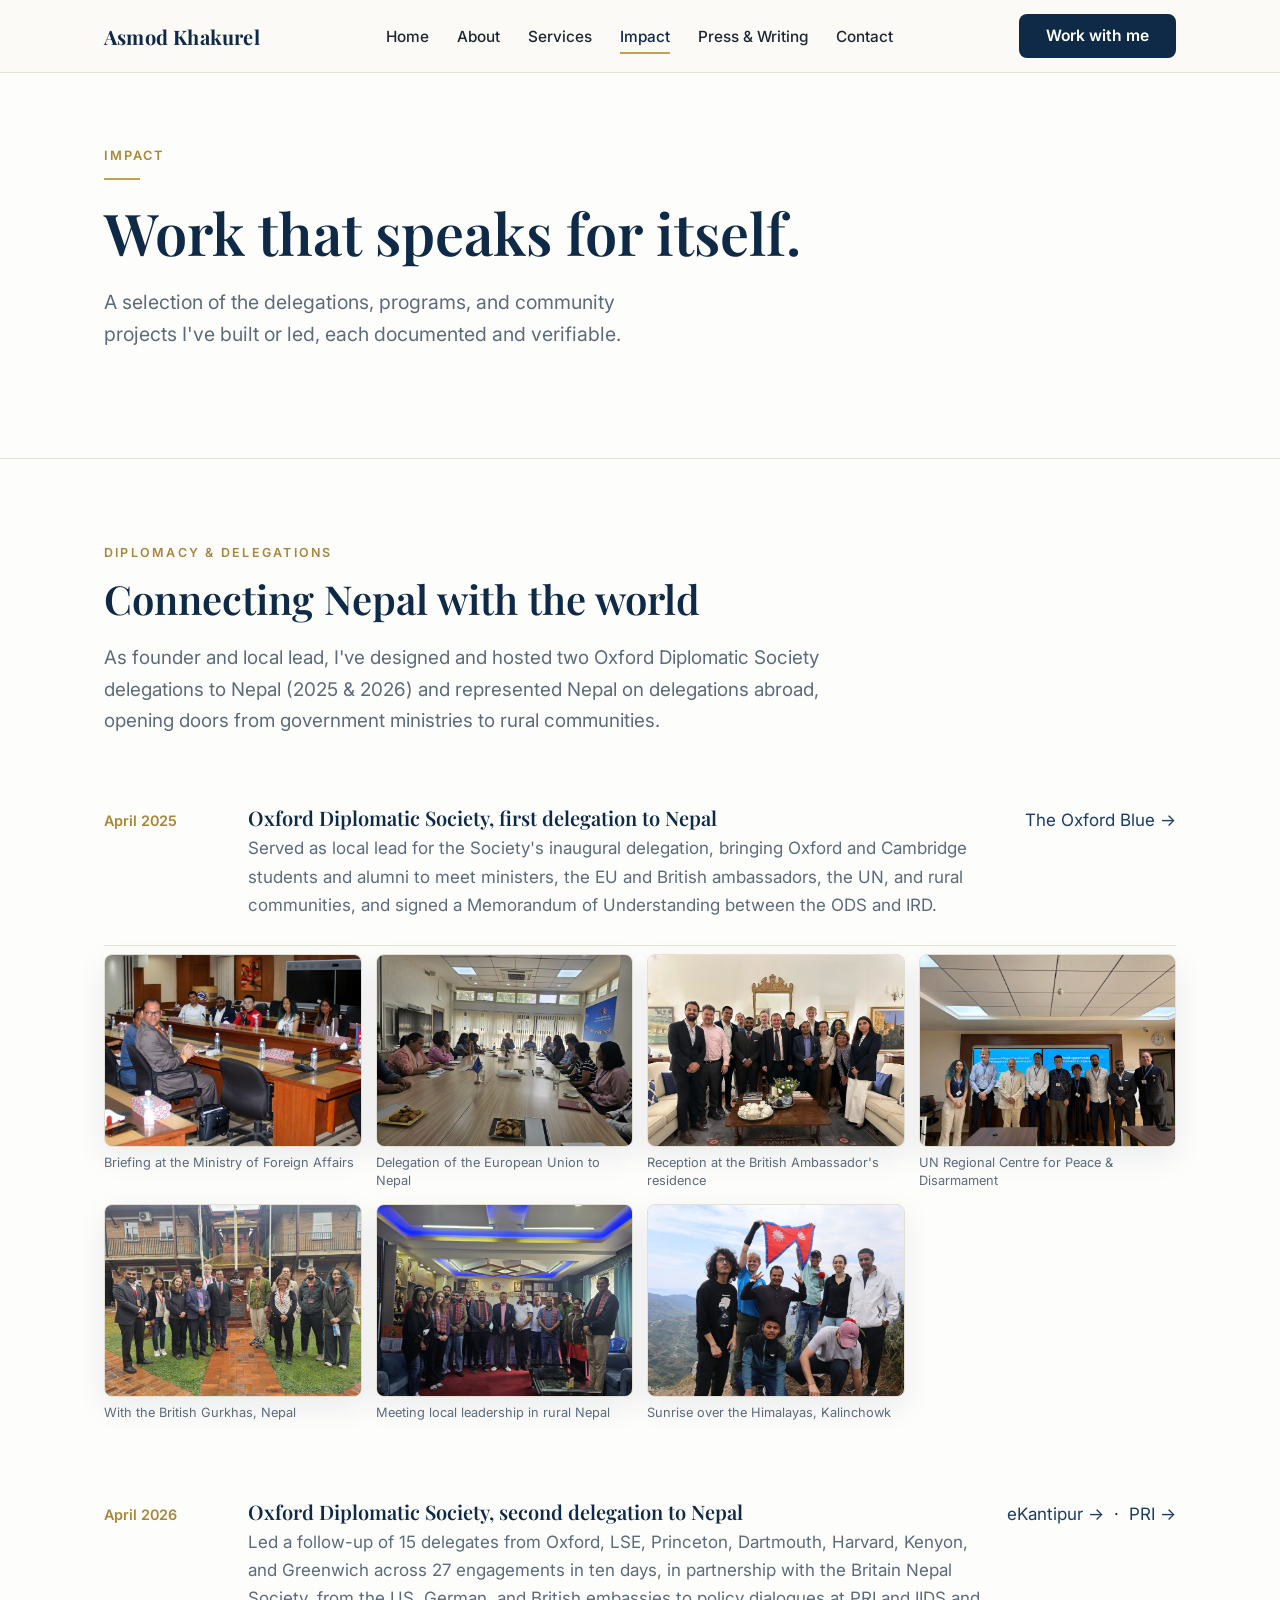
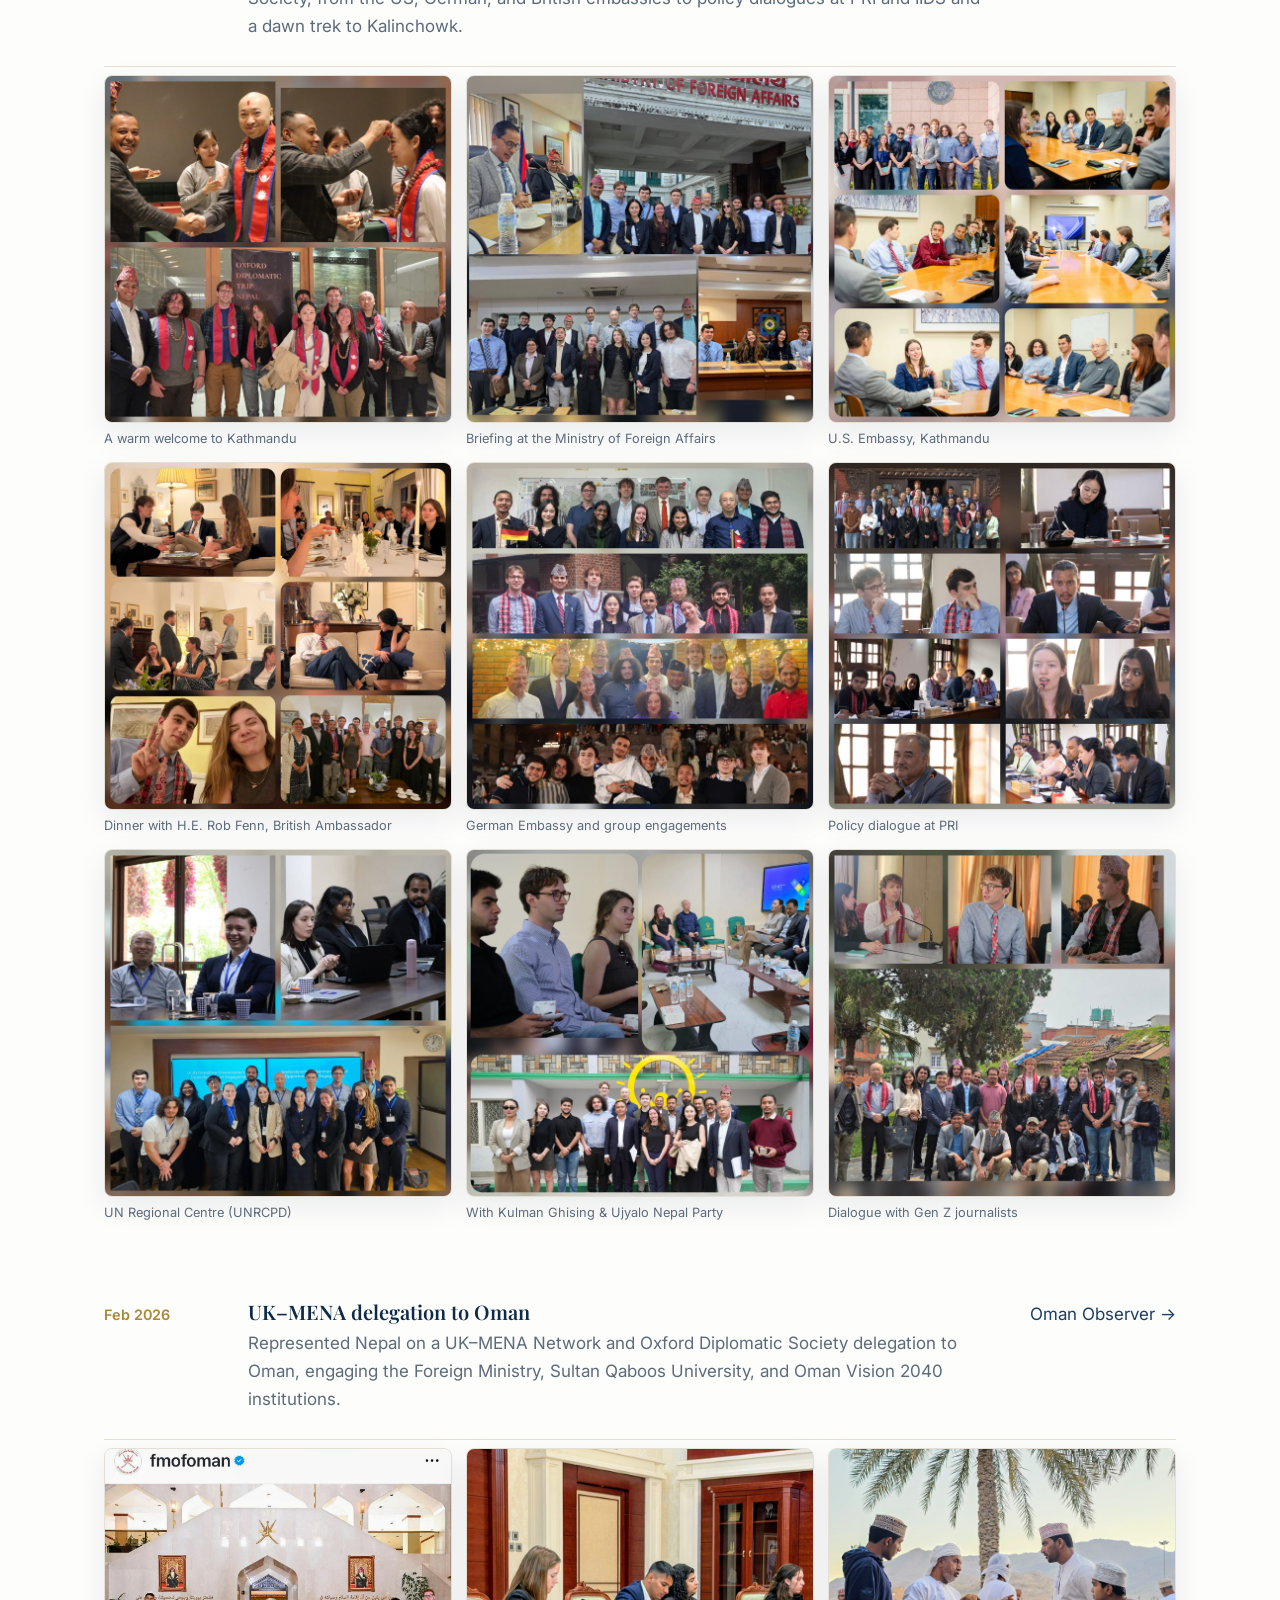
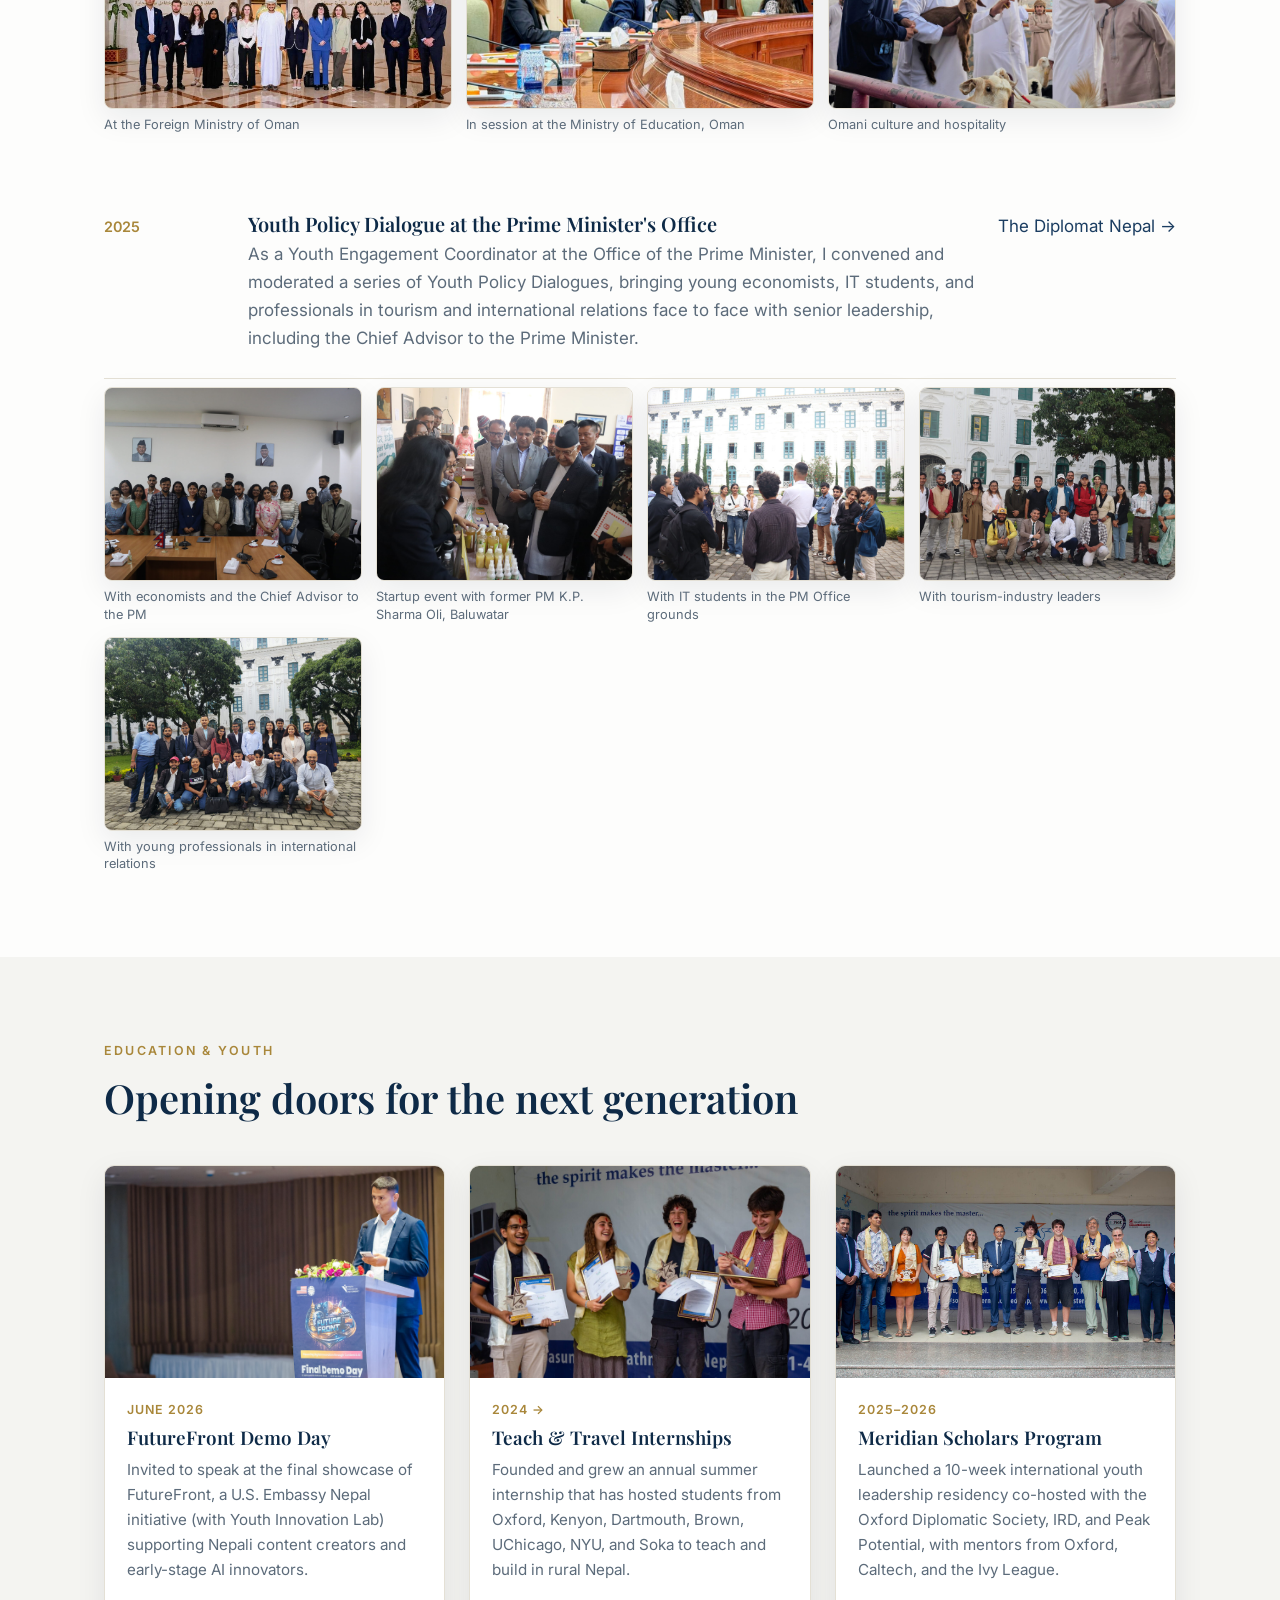
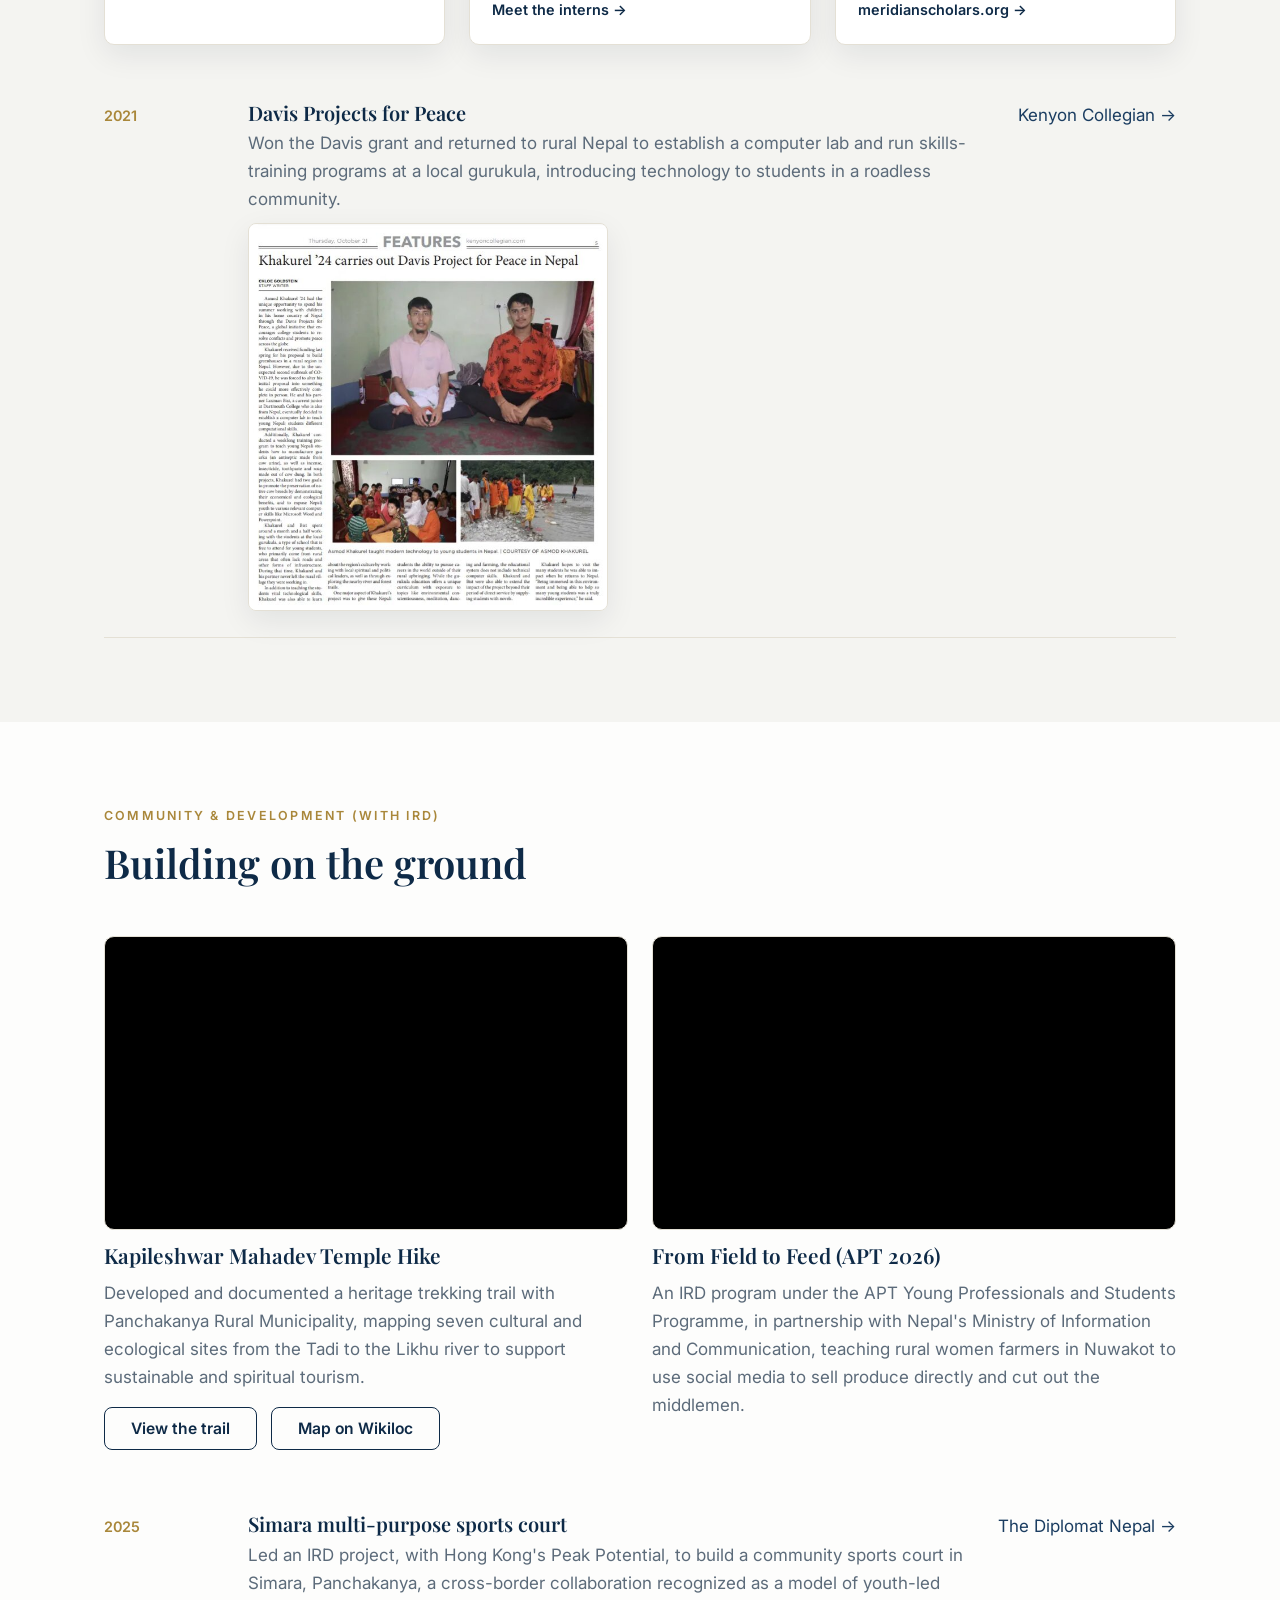
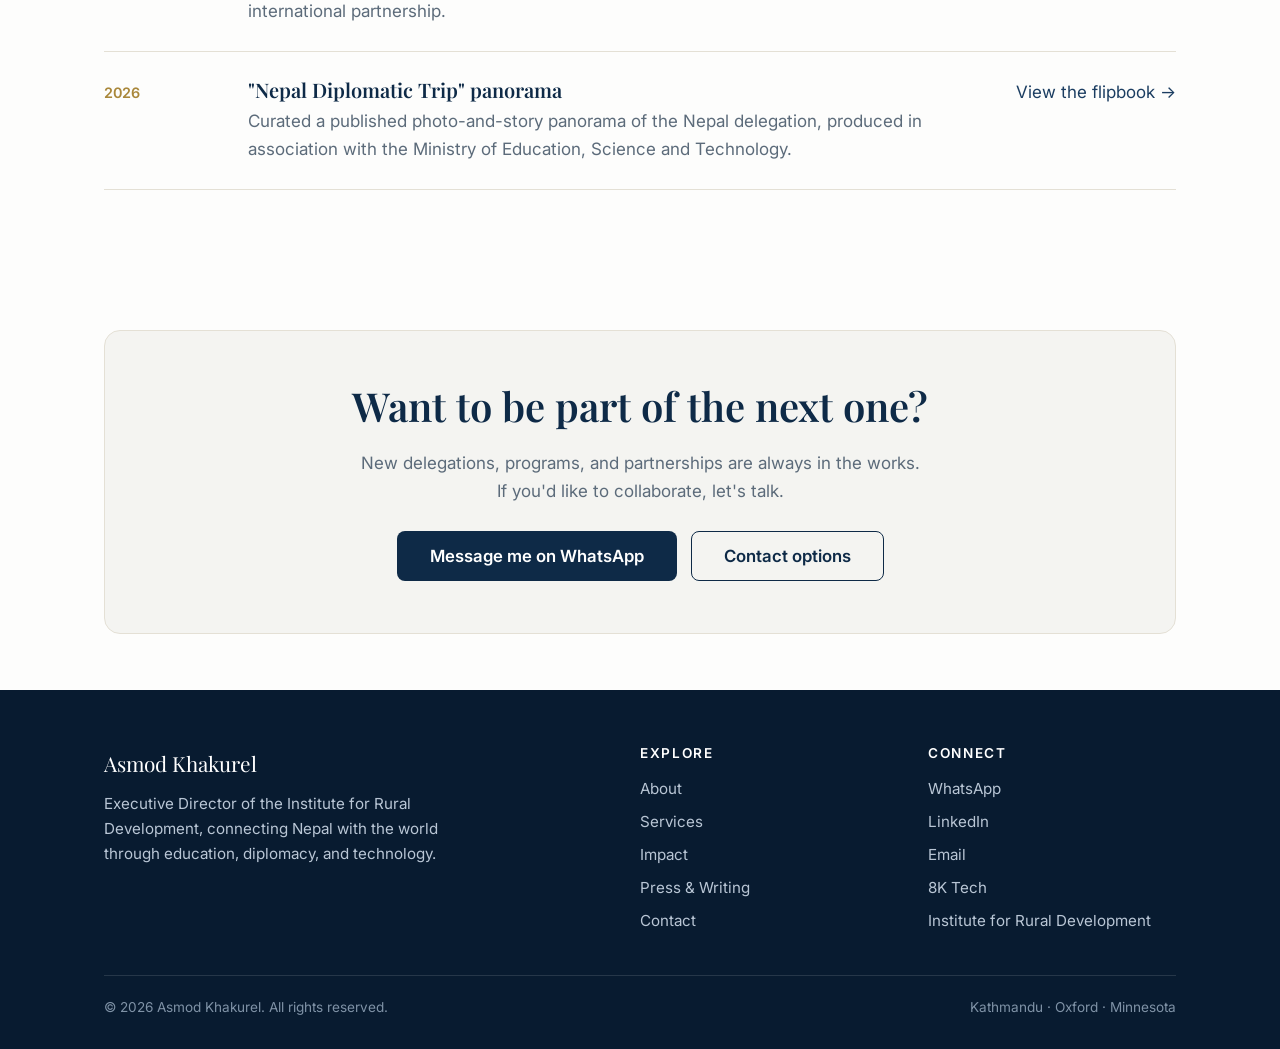
<file: impact.html>
<!DOCTYPE html>
<html lang="en">
<head>
  <meta charset="UTF-8">
  <meta name="viewport" content="width=device-width, initial-scale=1.0">
  <title>Impact | Asmod Khakurel</title>
  <meta name="description" content="Selected projects and initiatives, Oxford delegations to Nepal, Meridian Scholars, the FutureFront demo day, community projects, and youth policy dialogues.">
  <link rel="icon" type="image/png" sizes="32x32" href="assets/img/favicon-32.png">
  <link rel="icon" type="image/png" sizes="16x16" href="assets/img/favicon-16.png">
  <link rel="icon" href="favicon.ico" sizes="any">
  <link rel="apple-touch-icon" href="assets/img/apple-touch-icon.png">
  <link rel="preconnect" href="https://fonts.googleapis.com">
  <link rel="preconnect" href="https://fonts.gstatic.com" crossorigin>
  <link href="https://fonts.googleapis.com/css2?family=Playfair+Display:wght@500;600;700&family=Inter:wght@400;500;600;700&display=swap" rel="stylesheet">
  <link rel="stylesheet" href="style.css">
</head>
<body>

  <header class="site-header">
    <div class="container nav">
      <a href="index.html" class="brand">Asmod Khakurel</a>
      <ul class="nav-links" id="navLinks">
        <li><a href="index.html">Home</a></li>
        <li><a href="about.html">About</a></li>
        <li><a href="services.html">Services</a></li>
        <li><a href="impact.html" class="active">Impact</a></li>
        <li><a href="press.html">Press &amp; Writing</a></li>
        <li><a href="contact.html">Contact</a></li>
      </ul>
      <div class="nav-cta">
        <a class="btn btn-primary" href="contact.html">Work with me</a>
        <button class="nav-toggle" id="navToggle" aria-label="Menu"><span></span><span></span><span></span></button>
      </div>
    </div>
  </header>

  <section class="hero" style="padding:72px 0 76px;">
    <div class="container">
      <p class="hero__tag">Impact</p>
      <h1>Work that speaks for itself.</h1>
      <p class="hero__lead">A selection of the delegations, programs, and community projects I've built or led, each documented and verifiable.</p>
    </div>
  </section>

  <!-- Diplomacy & delegations -->
  <section class="section">
    <div class="container">
      <div class="section__head">
        <p class="eyebrow">Diplomacy &amp; delegations</p>
        <h2>Connecting Nepal with the world</h2>
        <p class="lead">As founder and local lead, I've designed and hosted two Oxford Diplomatic Society delegations to Nepal (2025 &amp; 2026) and represented Nepal on delegations abroad, opening doors from government ministries to rural communities.</p>
      </div>

      <!-- First delegation, 2025 -->
      <div class="impact-item">
        <div class="when">April 2025</div>
        <div>
          <h3>Oxford Diplomatic Society, first delegation to Nepal</h3>
          <p>Served as local lead for the Society's inaugural delegation, bringing Oxford and Cambridge students and alumni to meet ministers, the EU and British ambassadors, the UN, and rural communities, and signed a Memorandum of Understanding between the ODS and IRD.</p>
        </div>
        <div class="links"><a href="https://theoxfordblue.co.uk/the-oxford-diplomatic-societys-delegation-to-nepal/" target="_blank" rel="noopener">The Oxford Blue →</a></div>
      </div>
      <div class="gallery" style="margin:8px 0 52px;">
        <figure><img src="assets/img/site/ox25-mofa.jpg" alt="Ministry of Foreign Affairs, Nepal"><figcaption>Briefing at the Ministry of Foreign Affairs</figcaption></figure>
        <figure><img src="assets/img/site/ox25-eu.jpg" alt="Delegation of the EU to Nepal"><figcaption>Delegation of the European Union to Nepal</figcaption></figure>
        <figure><img src="assets/img/site/ox25-british-embassy.jpg" alt="British Ambassador's residence"><figcaption>Reception at the British Ambassador's residence</figcaption></figure>
        <figure><img src="assets/img/site/ox25-unrcpd.jpg" alt="UNRCPD"><figcaption>UN Regional Centre for Peace &amp; Disarmament</figcaption></figure>
        <figure><img src="assets/img/site/ox25-gurkha.jpg" alt="British Gurkhas Nepal"><figcaption>With the British Gurkhas, Nepal</figcaption></figure>
        <figure><img src="assets/img/site/ox25-mayor.jpg" alt="Meeting a rural mayor"><figcaption>Meeting local leadership in rural Nepal</figcaption></figure>
        <figure><img src="assets/img/site/ox25-kalinchowk.jpg" alt="Kalinchowk trek"><figcaption>Sunrise over the Himalayas, Kalinchowk</figcaption></figure>
      </div>

      <!-- Second delegation, 2026 -->
      <div class="impact-item">
        <div class="when">April 2026</div>
        <div>
          <h3>Oxford Diplomatic Society, second delegation to Nepal</h3>
          <p>Led a follow-up of 15 delegates from Oxford, LSE, Princeton, Dartmouth, Harvard, Kenyon, and Greenwich across 27 engagements in ten days, in partnership with the Britain Nepal Society, from the US, German, and British embassies to policy dialogues at PRI and IIDS and a dawn trek to Kalinchowk.</p>
        </div>
        <div class="links"><a href="https://ekantipur.com/feature/2026/04/22/oxford-team-surprised-to-find-buddhist-monk-from-balen-10-05.html" target="_blank" rel="noopener">eKantipur →</a> &nbsp;·&nbsp; <a href="https://pri.gov.np/content/342/an-interaction-program-was-held-with-representatives/" target="_blank" rel="noopener">PRI →</a></div>
      </div>
      <div class="gallery gallery--sq" style="margin:8px 0 52px;">
        <figure><img src="assets/img/site/ox26-welcome.jpg" alt="Delegation welcome event"><figcaption>A warm welcome to Kathmandu</figcaption></figure>
        <figure><img src="assets/img/site/ox26-mofa.jpg" alt="Briefing at the Ministry of Foreign Affairs"><figcaption>Briefing at the Ministry of Foreign Affairs</figcaption></figure>
        <figure><img src="assets/img/site/ox26-us-embassy.jpg" alt="U.S. Embassy, Kathmandu"><figcaption>U.S. Embassy, Kathmandu</figcaption></figure>
        <figure><img src="assets/img/site/ox26-british-embassy.jpg" alt="Dinner with the British Ambassador"><figcaption>Dinner with H.E. Rob Fenn, British Ambassador</figcaption></figure>
        <figure><img src="assets/img/site/ox26-german-embassy.jpg" alt="German Embassy and group engagements"><figcaption>German Embassy and group engagements</figcaption></figure>
        <figure><img src="assets/img/site/ox26-pri.jpg" alt="Policy dialogue at PRI"><figcaption>Policy dialogue at PRI</figcaption></figure>
        <figure><img src="assets/img/site/ox26-unrcpd.jpg" alt="UN Regional Centre UNRCPD"><figcaption>UN Regional Centre (UNRCPD)</figcaption></figure>
        <figure><img src="assets/img/site/ox26-kulman.jpg" alt="With Kulman Ghising and Ujyalo Nepal Party"><figcaption>With Kulman Ghising &amp; Ujyalo Nepal Party</figcaption></figure>
        <figure><img src="assets/img/site/ox26-genz.jpg" alt="Dialogue with Gen Z journalists"><figcaption>Dialogue with Gen Z journalists</figcaption></figure>
      </div>

      <!-- Oman -->
      <div class="impact-item">
        <div class="when">Feb 2026</div>
        <div>
          <h3>UK–MENA delegation to Oman</h3>
          <p>Represented Nepal on a UK–MENA Network and Oxford Diplomatic Society delegation to Oman, engaging the Foreign Ministry, Sultan Qaboos University, and Oman Vision 2040 institutions.</p>
        </div>
        <div class="links"><a href="https://www.omanobserver.om/article/1184367/oman/tourism/oman-through-global-eyes" target="_blank" rel="noopener">Oman Observer →</a></div>
      </div>
      <div class="gallery gallery--3" style="margin:8px 0 52px;">
        <figure><img src="assets/img/site/oman-1.jpg" alt="At the Foreign Ministry of Oman"><figcaption>At the Foreign Ministry of Oman</figcaption></figure>
        <figure><img src="assets/img/site/oman-moe.jpg" alt="In session at Oman's Ministry of Education" style="object-position:center 26%;"><figcaption>In session at the Ministry of Education, Oman</figcaption></figure>
        <figure><img src="assets/img/site/oman-2.jpg" alt="Omani culture and hospitality"><figcaption>Omani culture and hospitality</figcaption></figure>
      </div>

      <!-- Prime Minister's Office -->
      <div class="impact-item">
        <div class="when">2025</div>
        <div>
          <h3>Youth Policy Dialogue at the Prime Minister's Office</h3>
          <p>As a Youth Engagement Coordinator at the Office of the Prime Minister, I convened and moderated a series of Youth Policy Dialogues, bringing young economists, IT students, and professionals in tourism and international relations face to face with senior leadership, including the Chief Advisor to the Prime Minister.</p>
        </div>
        <div class="links"><a href="https://diplomatnepal.com/diplomacy/public/youth-voices-at-the-prime-ministers-office/" target="_blank" rel="noopener">The Diplomat Nepal →</a></div>
      </div>
      <div class="gallery" style="margin:8px 0 0;">
        <figure><img src="assets/img/site/pmo-economists.jpg" alt="With economists and the Chief Advisor at the PM's Office"><figcaption>With economists and the Chief Advisor to the PM</figcaption></figure>
        <figure><img src="assets/img/site/pmo-oli.jpg" alt="Startup event with former PM K.P. Sharma Oli, Baluwatar"><figcaption>Startup event with former PM K.P. Sharma Oli, Baluwatar</figcaption></figure>
        <figure><img src="assets/img/site/pmo-it.jpg" alt="With IT students at the PM's Office"><figcaption>With IT students in the PM Office grounds</figcaption></figure>
        <figure><img src="assets/img/site/pmo-tourism.jpg" alt="With tourism-industry leaders at the PM's Office"><figcaption>With tourism-industry leaders</figcaption></figure>
        <figure><img src="assets/img/site/pmo-ir.jpg" alt="With young professionals in international relations at the PM's Office"><figcaption>With young professionals in international relations</figcaption></figure>
      </div>
    </div>
  </section>

  <!-- Education & youth -->
  <section class="section section--paper2">
    <div class="container">
      <div class="section__head">
        <p class="eyebrow">Education &amp; youth</p>
        <h2>Opening doors for the next generation</h2>
      </div>
      <div class="icards">
        <div class="icard">
          <img class="icard__img" src="assets/img/site/futurefront.jpg" alt="Speaking at the FutureFront Demo Day">
          <div class="icard__body">
            <div class="when">June 2026</div>
            <h3>FutureFront Demo Day</h3>
            <p>Invited to speak at the final showcase of FutureFront, a U.S. Embassy Nepal initiative (with Youth Innovation Lab) supporting Nepali content creators and early-stage AI innovators.</p>
          </div>
        </div>
        <div class="icard">
          <img class="icard__img" src="assets/img/site/interns.jpg" alt="Summer interns in Nepal">
          <div class="icard__body">
            <div class="when">2024 →</div>
            <h3>Teach &amp; Travel Internships</h3>
            <p>Founded and grew an annual summer internship that has hosted students from Oxford, Kenyon, Dartmouth, Brown, UChicago, NYU, and Soka to teach and build in rural Nepal.</p>
            <a class="more" href="https://ird.com.np/interns" target="_blank" rel="noopener">Meet the interns →</a>
          </div>
        </div>
        <div class="icard">
          <img class="icard__img" src="assets/img/site/interns2.jpg" alt="Meridian Scholars">
          <div class="icard__body">
            <div class="when">2025–2026</div>
            <h3>Meridian Scholars Program</h3>
            <p>Launched a 10-week international youth leadership residency co-hosted with the Oxford Diplomatic Society, IRD, and Peak Potential, with mentors from Oxford, Caltech, and the Ivy League.</p>
            <a class="more" href="https://www.meridianscholars.org/" target="_blank" rel="noopener">meridianscholars.org →</a>
          </div>
        </div>
      </div>

      <div class="impact-item" style="margin-top:30px;">
        <div class="when">2021</div>
        <div>
          <h3>Davis Projects for Peace</h3>
          <p>Won the Davis grant and returned to rural Nepal to establish a computer lab and run skills-training programs at a local gurukula, introducing technology to students in a roadless community.</p>
          <a href="https://kenyoncollegian.com/features/2021/10/khakurel-24-carries-out-davis-project-for-peace-in-nepal/" target="_blank" rel="noopener"><img src="assets/img/site/davis-collegian.jpg" alt="Kenyon Collegian feature: Khakurel '24 carries out Davis Project for Peace in Nepal" style="width:100%; max-width:360px; border:1px solid var(--line); border-radius:8px; margin-top:10px; box-shadow:var(--shadow);"></a>
        </div>
        <div class="links"><a href="https://kenyoncollegian.com/features/2021/10/khakurel-24-carries-out-davis-project-for-peace-in-nepal/" target="_blank" rel="noopener">Kenyon Collegian →</a></div>
      </div>
    </div>
  </section>

  <!-- Community & development -->
  <section class="section">
    <div class="container">
      <div class="section__head">
        <p class="eyebrow">Community &amp; development (with IRD)</p>
        <h2>Building on the ground</h2>
      </div>

      <div class="grid grid-2" style="align-items:start; margin-bottom:36px;">
        <div>
          <div class="video-embed">
            <iframe src="https://www.youtube.com/embed/cy5LyvduLwc" title="Kapileshwar Mahadev Temple Hike" loading="lazy" allow="accelerometer; autoplay; clipboard-write; encrypted-media; gyroscope; picture-in-picture" allowfullscreen></iframe>
          </div>
          <h3 style="margin-top:14px;">Kapileshwar Mahadev Temple Hike</h3>
          <p style="color:var(--muted);">Developed and documented a heritage trekking trail with Panchakanya Rural Municipality, mapping seven cultural and ecological sites from the Tadi to the Likhu river to support sustainable and spiritual tourism.</p>
          <div class="btn-row">
            <a class="btn btn-outline-dark" href="https://ird.com.np/initiative/hike" target="_blank" rel="noopener">View the trail</a>
            <a class="btn btn-outline-dark" href="https://www.wikiloc.com/hiking-trails/kapileshwar-mahadev-temple-hike-272770062" target="_blank" rel="noopener">Map on Wikiloc</a>
          </div>
        </div>
        <div>
          <div class="video-embed">
            <iframe src="https://www.youtube.com/embed/HoA3LgOGNIs" title="From Field to Feed" loading="lazy" allow="accelerometer; autoplay; clipboard-write; encrypted-media; gyroscope; picture-in-picture" allowfullscreen></iframe>
          </div>
          <h3 style="margin-top:14px;">From Field to Feed (APT 2026)</h3>
          <p style="color:var(--muted);">An IRD program under the APT Young Professionals and Students Programme, in partnership with Nepal's Ministry of Information and Communication, teaching rural women farmers in Nuwakot to use social media to sell produce directly and cut out the middlemen.</p>
        </div>
      </div>

      <div class="impact-item">
        <div class="when">2025</div>
        <div>
          <h3>Simara multi-purpose sports court</h3>
          <p>Led an IRD project, with Hong Kong's Peak Potential, to build a community sports court in Simara, Panchakanya, a cross-border collaboration recognized as a model of youth-led international partnership.</p>
        </div>
        <div class="links"><a href="https://diplomatnepal.com/diplomacy/sports/impact-of-cross-border-collaboration-in-nepal/" target="_blank" rel="noopener">The Diplomat Nepal →</a></div>
      </div>

      <div class="impact-item">
        <div class="when">2026</div>
        <div>
          <h3>"Nepal Diplomatic Trip" panorama</h3>
          <p>Curated a published photo-and-story panorama of the Nepal delegation, produced in association with the Ministry of Education, Science and Technology.</p>
        </div>
        <div class="links"><a href="https://heyzine.com/flip-book/cabc978655.html" target="_blank" rel="noopener">View the flipbook →</a></div>
      </div>
    </div>
  </section>

  <section class="section section--tight">
    <div class="container">
      <div class="cta-band">
        <h2>Want to be part of the next one?</h2>
        <p>New delegations, programs, and partnerships are always in the works. If you'd like to collaborate, let's talk.</p>
        <div class="btn-row" style="justify-content:center;">
          <a class="btn btn-whatsapp btn-lg" href="https://wa.me/9779803609207?text=Hi%20Asmod%2C%20I%20saw%20your%20impact%20page%20and%20would%20like%20to%20collaborate." target="_blank" rel="noopener">Message me on WhatsApp</a>
          <a class="btn btn-outline btn-lg" href="contact.html">Contact options</a>
        </div>
      </div>
    </div>
  </section>

  <footer class="site-footer">
    <div class="container">
      <div class="footer-grid">
        <div>
          <div class="footer-brand">Asmod Khakurel</div>
          <p class="about-blurb">Executive Director of the Institute for Rural Development, connecting Nepal with the world through education, diplomacy, and technology.</p>
        </div>
        <div>
          <h4>Explore</h4>
          <a href="about.html">About</a>
          <a href="services.html">Services</a>
          <a href="impact.html">Impact</a>
          <a href="press.html">Press &amp; Writing</a>
          <a href="contact.html">Contact</a>
        </div>
        <div>
          <h4>Connect</h4>
          <a href="https://wa.me/9779803609207" target="_blank" rel="noopener">WhatsApp</a>
          <a href="https://www.linkedin.com/in/asmodkhakurel/" target="_blank" rel="noopener">LinkedIn</a>
          <a href="mailto:asmodkhakurel@gmail.com">Email</a>
          <a href="https://8ktech.co.uk" target="_blank" rel="noopener">8K Tech</a>
          <a href="https://ird.com.np" target="_blank" rel="noopener">Institute for Rural Development</a>
        </div>
      </div>
      <div class="footer-bottom">
        <span>© 2026 Asmod Khakurel. All rights reserved.</span>
        <span>Kathmandu · Oxford · Minnesota</span>
      </div>
    </div>
  </footer>

  <script>
    document.getElementById('navToggle').addEventListener('click', function () {
      document.getElementById('navLinks').classList.toggle('open');
    });
  </script>
</body>
</html>
</file>
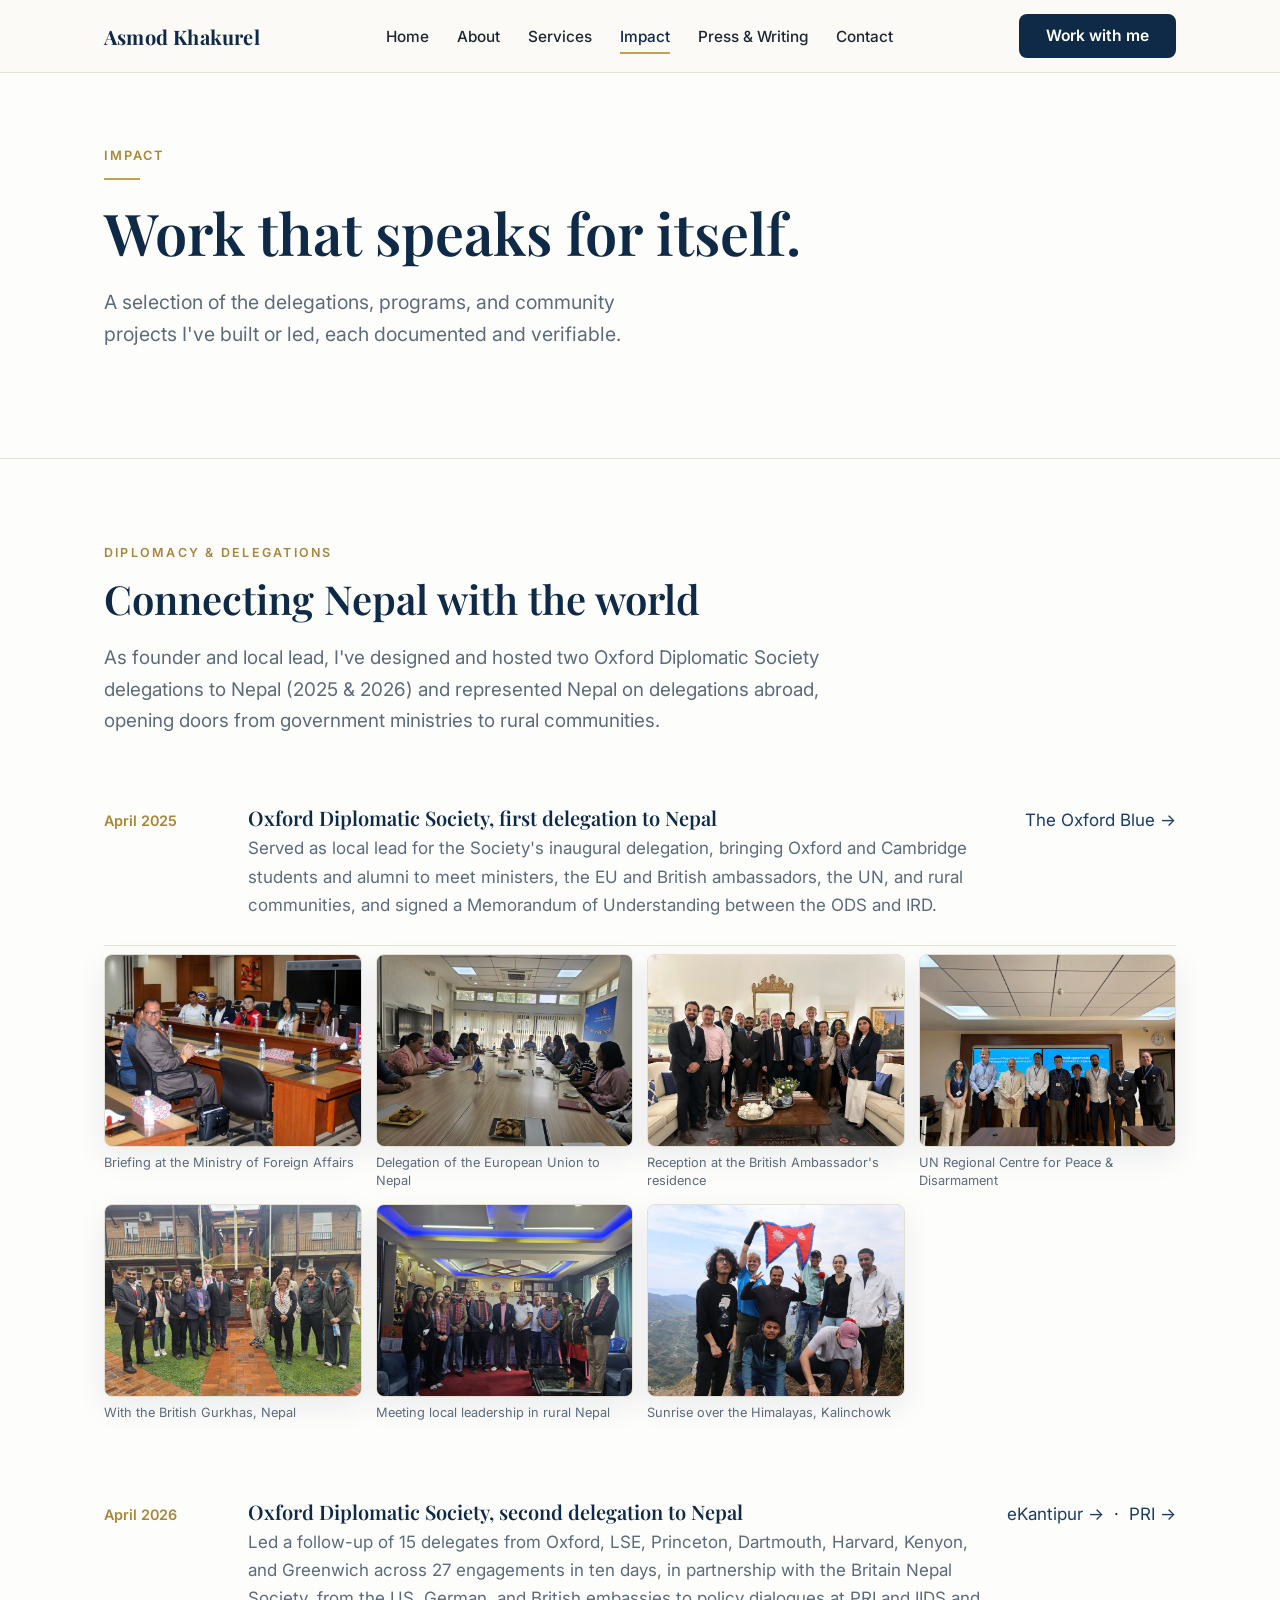
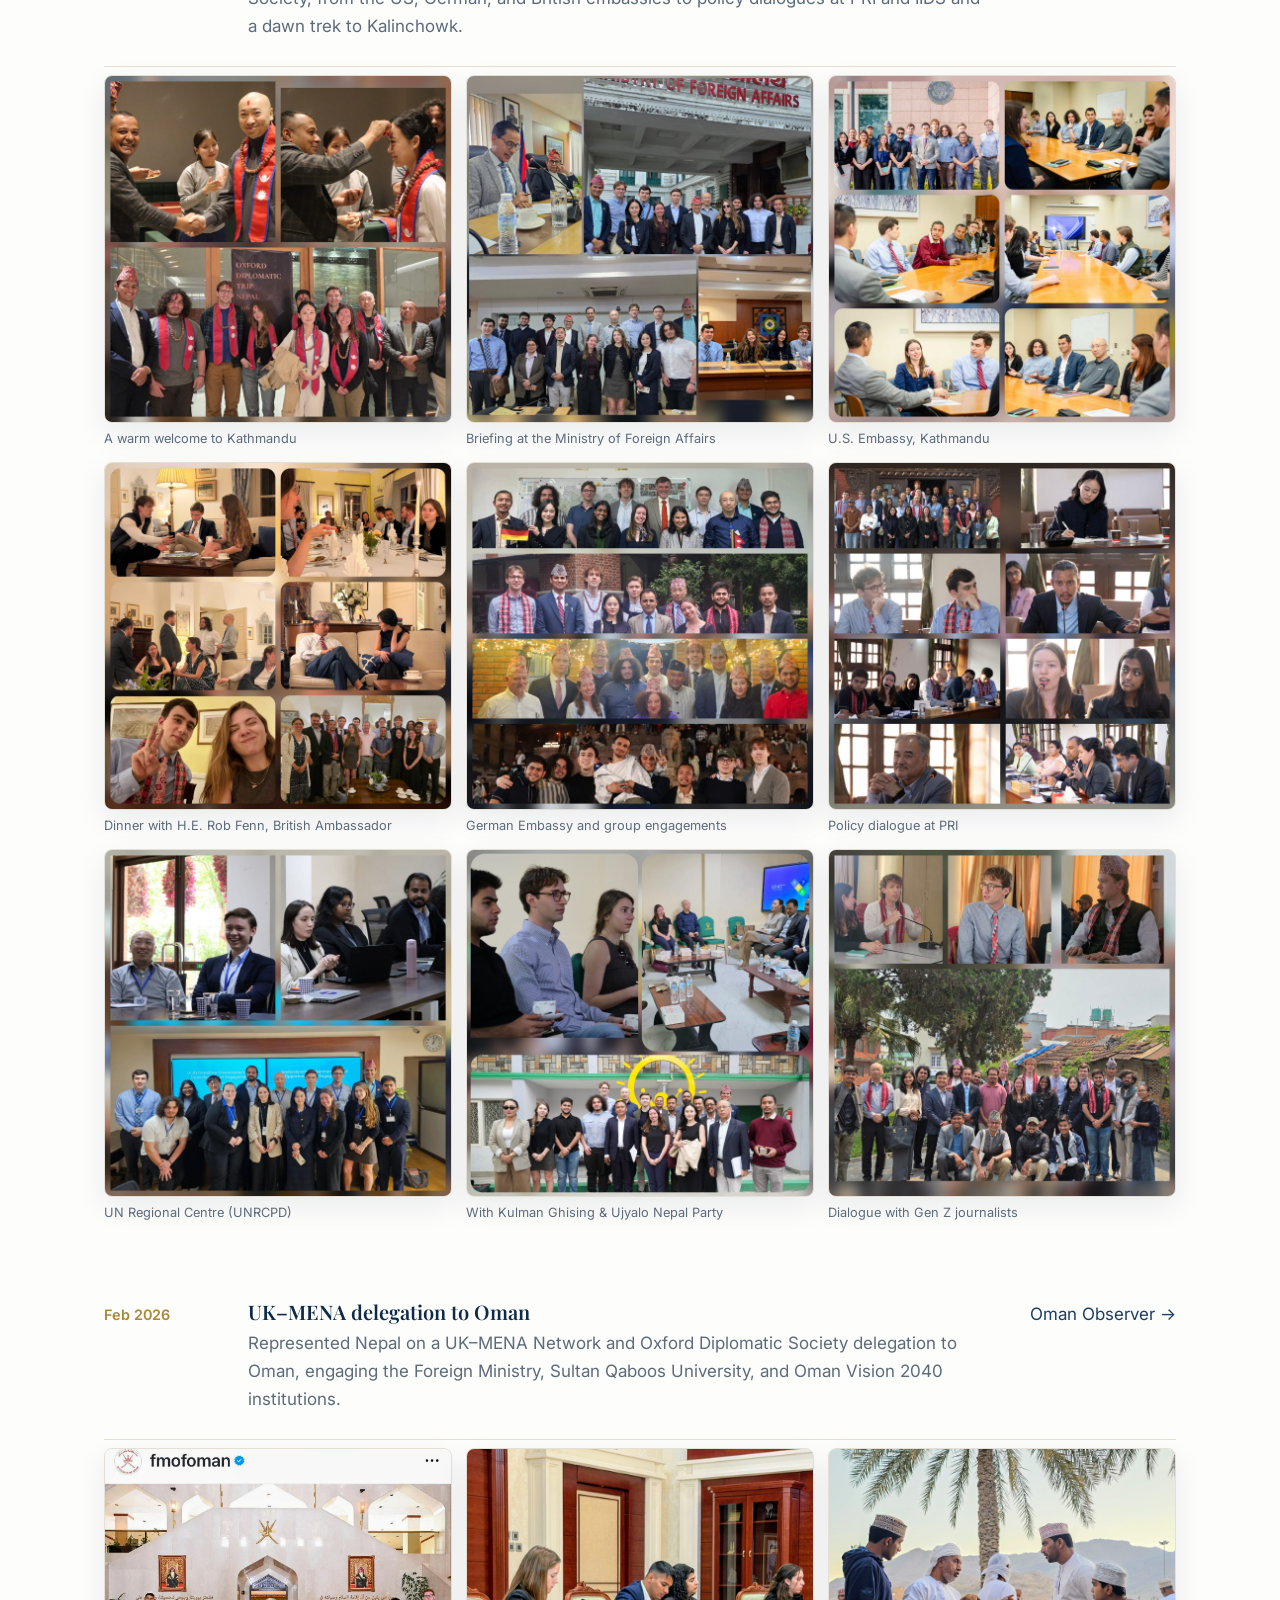
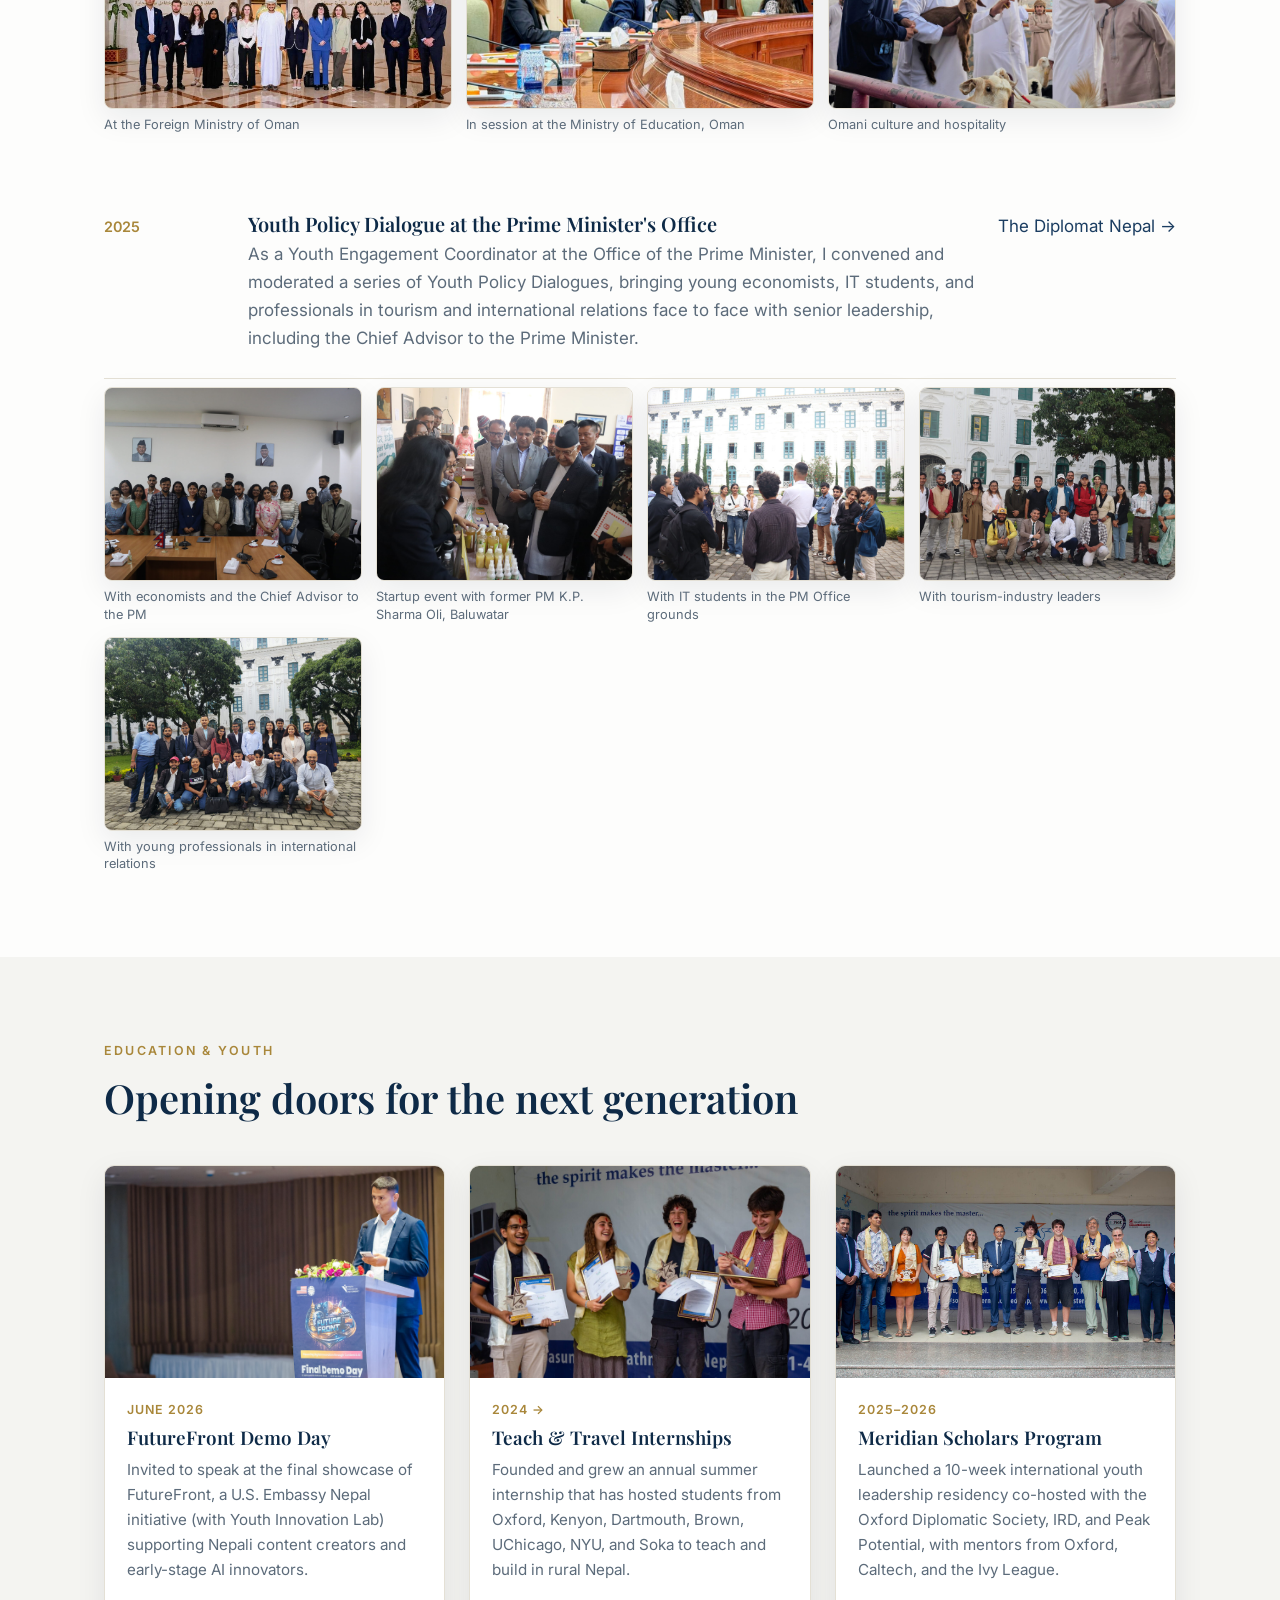
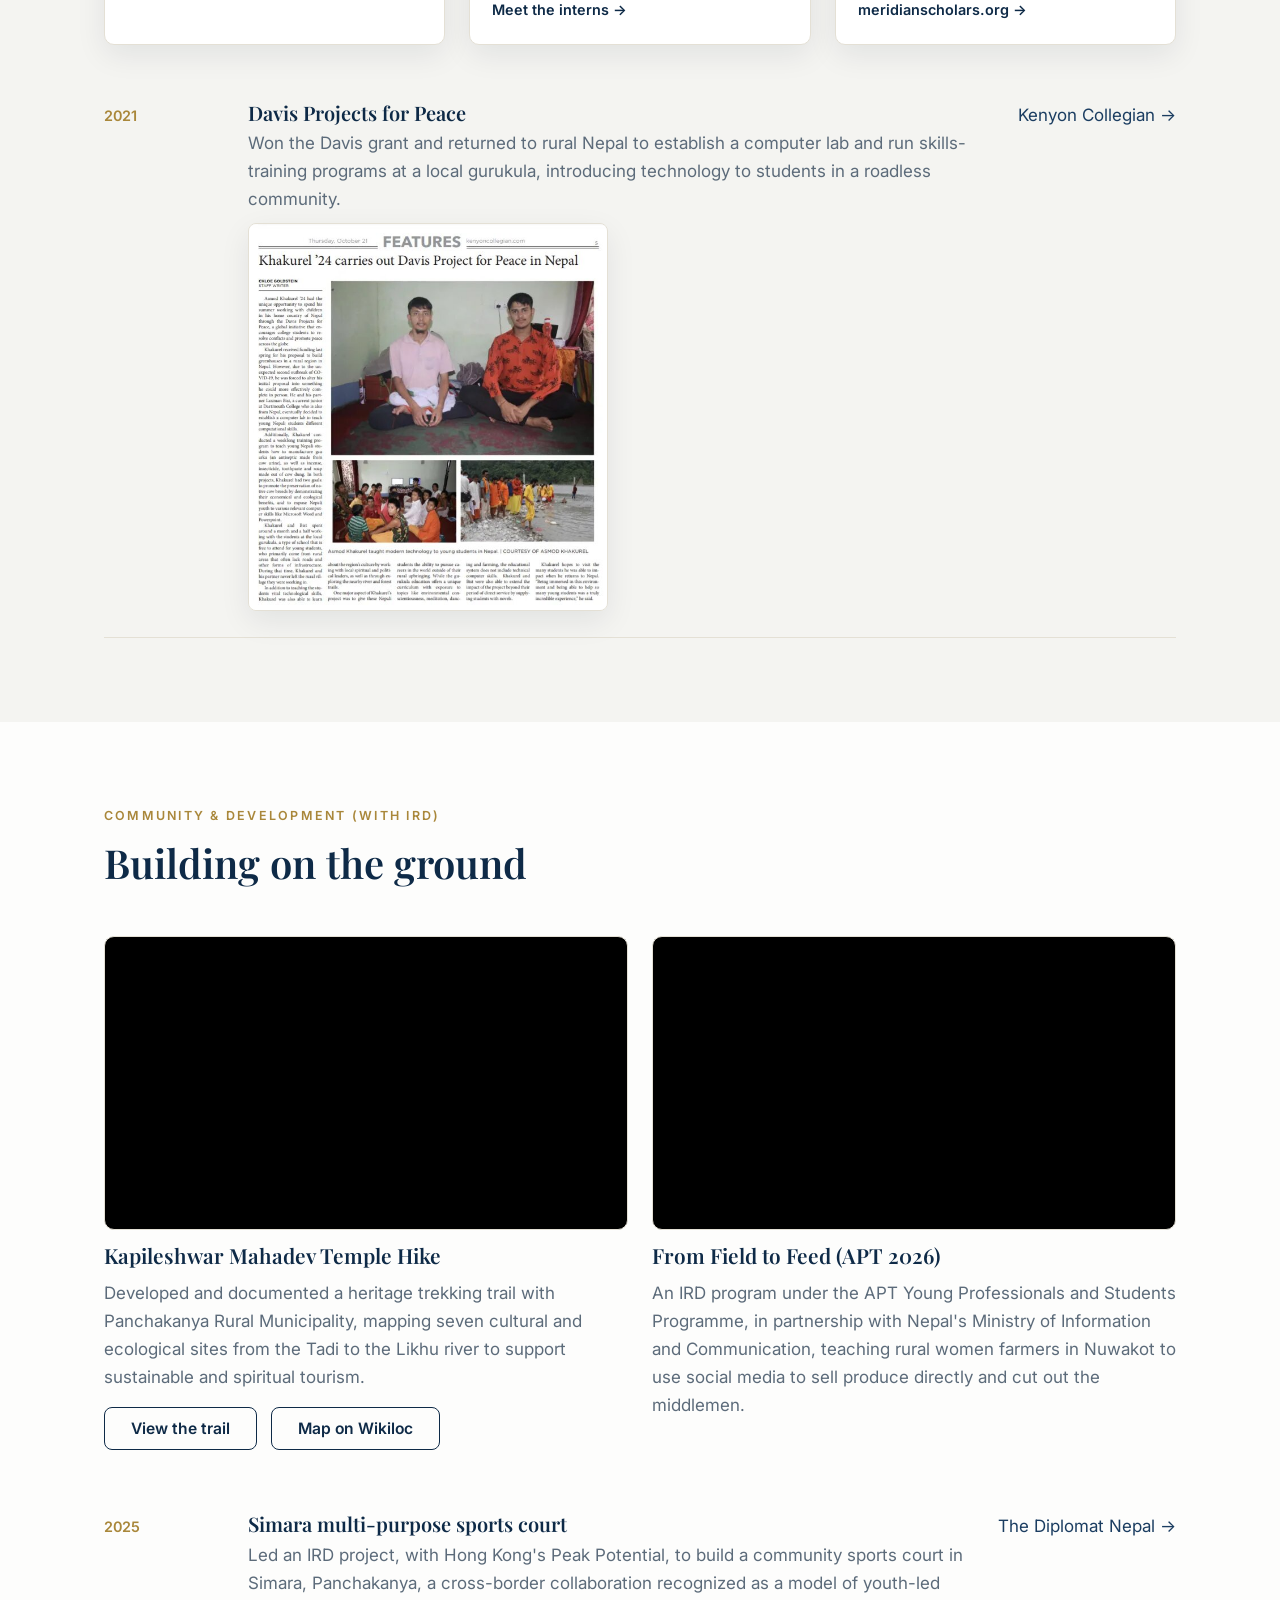
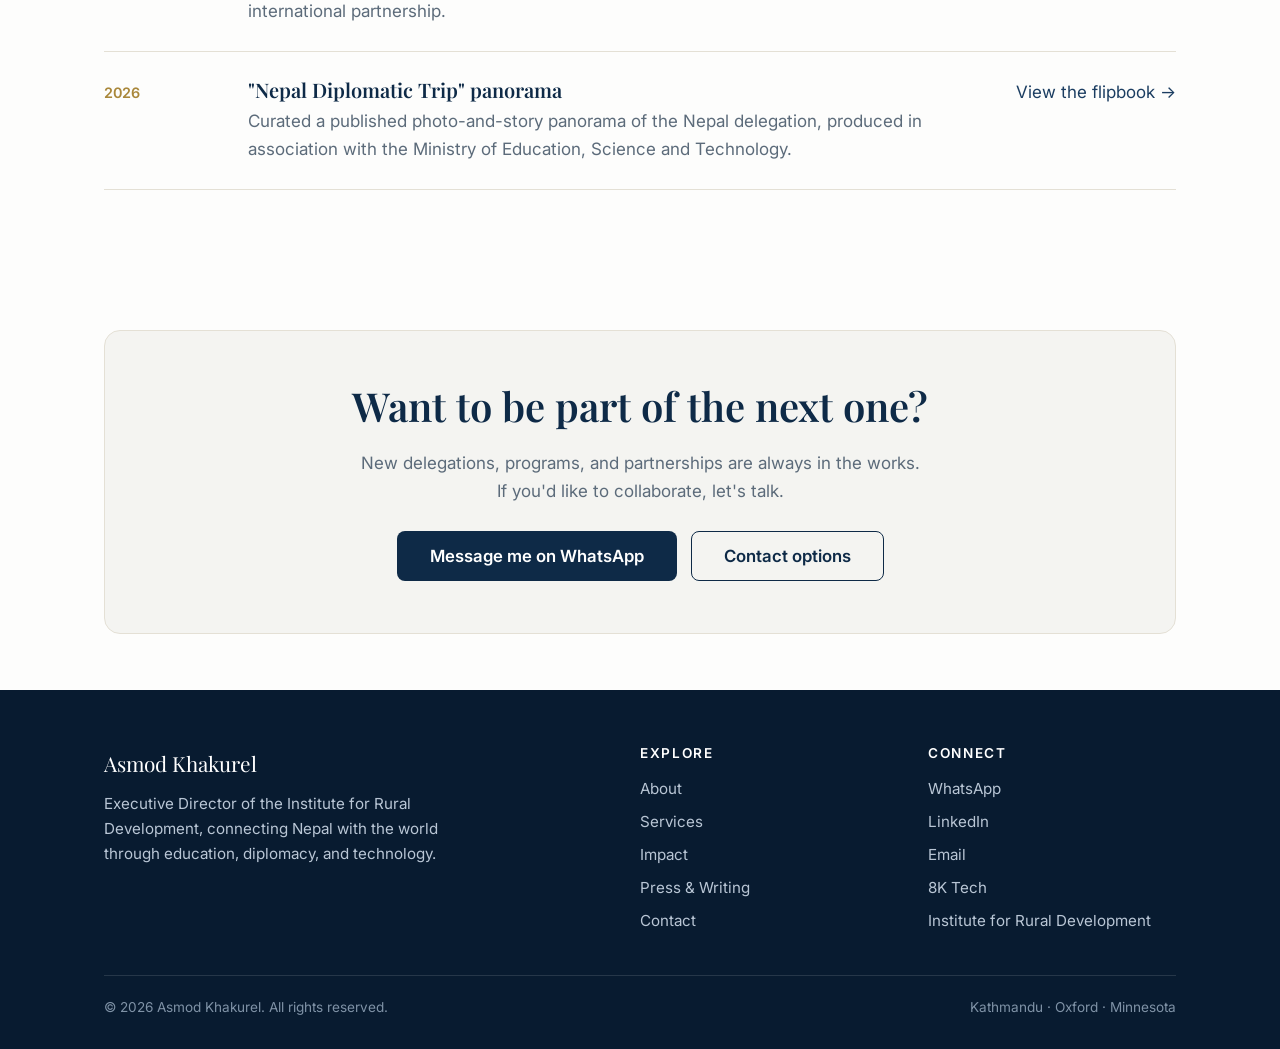
<file: portfolio.html>
<!DOCTYPE html>
<html lang="en">
<head>
  <meta charset="UTF-8">
  <meta http-equiv="refresh" content="0; url=impact.html">
  <link rel="canonical" href="impact.html">
  <title>Redirecting… | Asmod Khakurel</title>
</head>
<body>
  <p>This page has moved. Redirecting to <a href="impact.html">Impact</a>…</p>
  <script>window.location.replace('impact.html');</script>
</body>
</html>
</file>
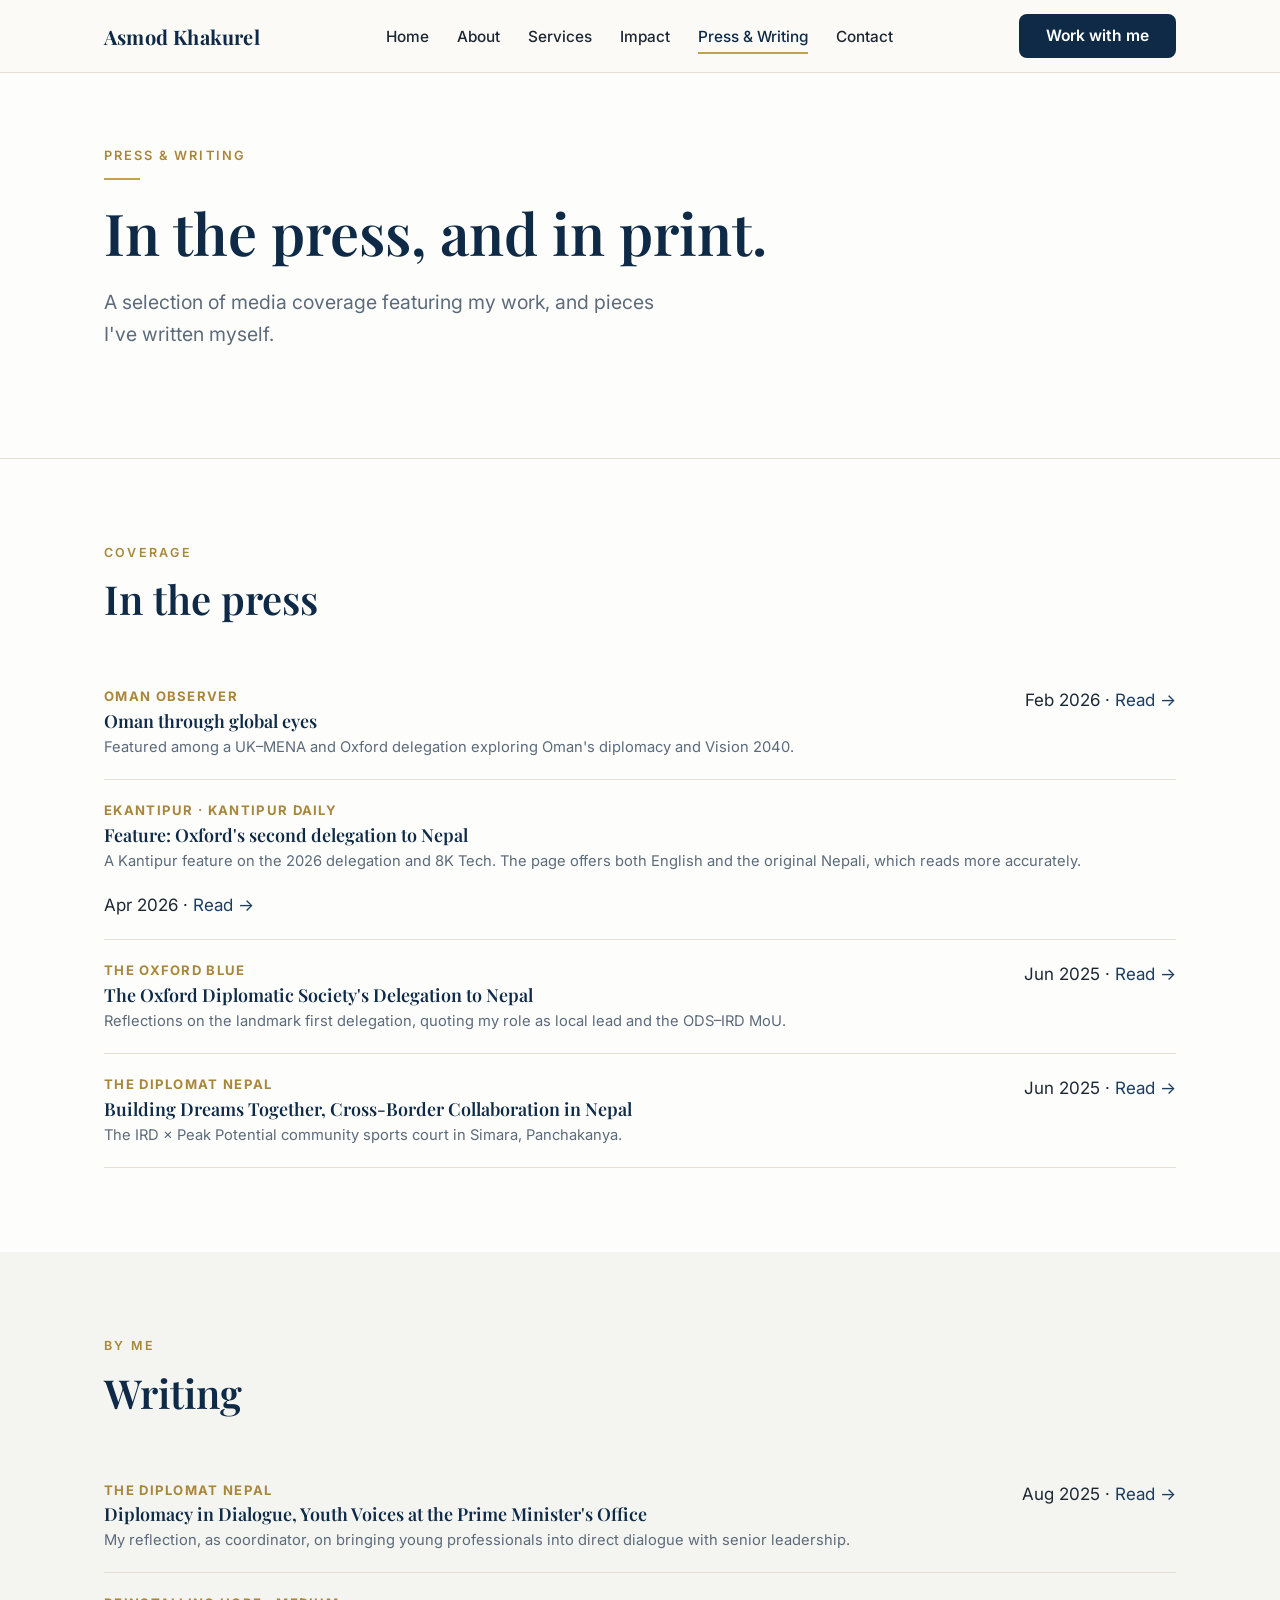
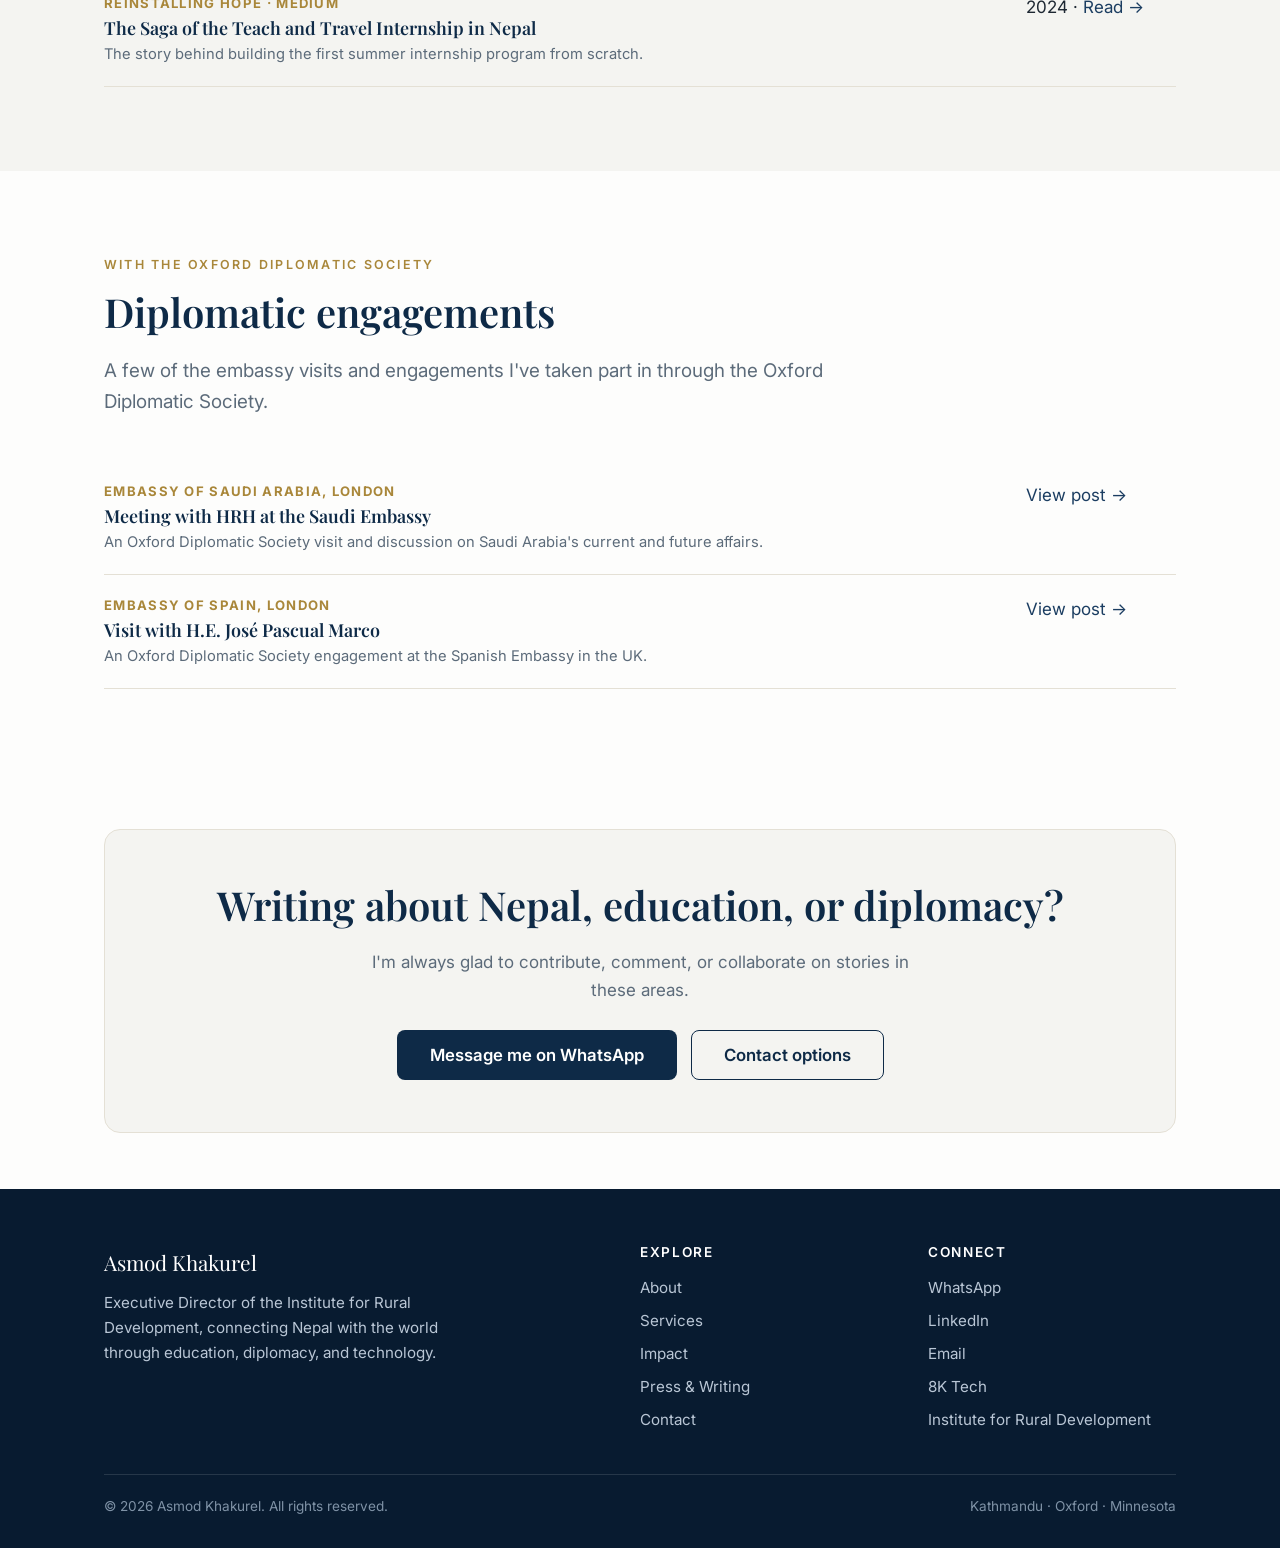
<file: press.html>
<!DOCTYPE html>
<html lang="en">
<head>
  <meta charset="UTF-8">
  <meta name="viewport" content="width=device-width, initial-scale=1.0">
  <title>Press &amp; Writing | Asmod Khakurel</title>
  <meta name="description" content="Media coverage and published writing featuring Asmod Khakurel, Oman Observer, eKantipur, The Oxford Blue, The Diplomat Nepal, Kenyon Collegian, and more.">
  <link rel="icon" type="image/png" sizes="32x32" href="assets/img/favicon-32.png">
  <link rel="icon" type="image/png" sizes="16x16" href="assets/img/favicon-16.png">
  <link rel="icon" href="favicon.ico" sizes="any">
  <link rel="apple-touch-icon" href="assets/img/apple-touch-icon.png">
  <link rel="preconnect" href="https://fonts.googleapis.com">
  <link rel="preconnect" href="https://fonts.gstatic.com" crossorigin>
  <link href="https://fonts.googleapis.com/css2?family=Playfair+Display:wght@500;600;700&family=Inter:wght@400;500;600;700&display=swap" rel="stylesheet">
  <link rel="stylesheet" href="style.css">
</head>
<body>

  <header class="site-header">
    <div class="container nav">
      <a href="index.html" class="brand">Asmod Khakurel</a>
      <ul class="nav-links" id="navLinks">
        <li><a href="index.html">Home</a></li>
        <li><a href="about.html">About</a></li>
        <li><a href="services.html">Services</a></li>
        <li><a href="impact.html">Impact</a></li>
        <li><a href="press.html" class="active">Press &amp; Writing</a></li>
        <li><a href="contact.html">Contact</a></li>
      </ul>
      <div class="nav-cta">
        <a class="btn btn-primary" href="contact.html">Work with me</a>
        <button class="nav-toggle" id="navToggle" aria-label="Menu"><span></span><span></span><span></span></button>
      </div>
    </div>
  </header>

  <section class="hero" style="padding:72px 0 76px;">
    <div class="container">
      <p class="hero__tag">Press &amp; Writing</p>
      <h1>In the press, and in print.</h1>
      <p class="hero__lead">A selection of media coverage featuring my work, and pieces I've written myself.</p>
    </div>
  </section>

  <!-- In the press -->
  <section class="section">
    <div class="container">
      <div class="section__head">
        <p class="eyebrow">Coverage</p>
        <h2>In the press</h2>
      </div>
      <ul class="press-list">
        <li>
          <div>
            <div class="outlet">Oman Observer</div>
            <h3>Oman through global eyes</h3>
            <p>Featured among a UK–MENA and Oxford delegation exploring Oman's diplomacy and Vision 2040.</p>
          </div>
          <div class="meta">Feb 2026 · <a href="https://www.omanobserver.om/article/1184367/oman/tourism/oman-through-global-eyes" target="_blank" rel="noopener">Read →</a></div>
        </li>
        <li>
          <div>
            <div class="outlet">eKantipur · Kantipur Daily</div>
            <h3>Feature: Oxford's second delegation to Nepal</h3>
            <p>A Kantipur feature on the 2026 delegation and 8K Tech. The page offers both English and the original Nepali, which reads more accurately.</p>
          </div>
          <div class="meta">Apr 2026 · <a href="https://ekantipur.com/feature/2026/04/22/oxford-team-surprised-to-find-buddhist-monk-from-balen-10-05.html" target="_blank" rel="noopener">Read →</a></div>
        </li>
        <li>
          <div>
            <div class="outlet">The Oxford Blue</div>
            <h3>The Oxford Diplomatic Society's Delegation to Nepal</h3>
            <p>Reflections on the landmark first delegation, quoting my role as local lead and the ODS–IRD MoU.</p>
          </div>
          <div class="meta">Jun 2025 · <a href="https://theoxfordblue.co.uk/the-oxford-diplomatic-societys-delegation-to-nepal/" target="_blank" rel="noopener">Read →</a></div>
        </li>
        <li>
          <div>
            <div class="outlet">The Diplomat Nepal</div>
            <h3>Building Dreams Together, Cross-Border Collaboration in Nepal</h3>
            <p>The IRD × Peak Potential community sports court in Simara, Panchakanya.</p>
          </div>
          <div class="meta">Jun 2025 · <a href="https://diplomatnepal.com/diplomacy/sports/impact-of-cross-border-collaboration-in-nepal/" target="_blank" rel="noopener">Read →</a></div>
        </li>
      </ul>
    </div>
  </section>

  <!-- Writing -->
  <section class="section section--paper2">
    <div class="container">
      <div class="section__head">
        <p class="eyebrow">By me</p>
        <h2>Writing</h2>
      </div>
      <ul class="press-list">
        <li>
          <div>
            <div class="outlet">The Diplomat Nepal</div>
            <h3>Diplomacy in Dialogue, Youth Voices at the Prime Minister's Office</h3>
            <p>My reflection, as coordinator, on bringing young professionals into direct dialogue with senior leadership.</p>
          </div>
          <div class="meta">Aug 2025 · <a href="https://diplomatnepal.com/diplomacy/public/youth-voices-at-the-prime-ministers-office/" target="_blank" rel="noopener">Read →</a></div>
        </li>
        <li>
          <div>
            <div class="outlet">Reinstalling Hope · Medium</div>
            <h3>The Saga of the Teach and Travel Internship in Nepal</h3>
            <p>The story behind building the first summer internship program from scratch.</p>
          </div>
          <div class="meta">2024 · <a href="https://medium.com/@reinstallinghope/the-saga-of-the-teach-and-travel-internship-in-nepal-f72759e9c23b" target="_blank" rel="noopener">Read →</a></div>
        </li>
      </ul>
    </div>
  </section>

  <!-- Diplomatic engagements (embassies) -->
  <section class="section">
    <div class="container">
      <div class="section__head">
        <p class="eyebrow">With the Oxford Diplomatic Society</p>
        <h2>Diplomatic engagements</h2>
        <p class="lead">A few of the embassy visits and engagements I've taken part in through the Oxford Diplomatic Society.</p>
      </div>
      <ul class="press-list">
        <li>
          <div>
            <div class="outlet">Embassy of Saudi Arabia, London</div>
            <h3>Meeting with HRH at the Saudi Embassy</h3>
            <p>An Oxford Diplomatic Society visit and discussion on Saudi Arabia's current and future affairs.</p>
          </div>
          <div class="meta"><a href="https://twitter.com/OxDiplo/status/1658508620726951936" target="_blank" rel="noopener">View post →</a></div>
        </li>
        <li>
          <div>
            <div class="outlet">Embassy of Spain, London</div>
            <h3>Visit with H.E. José Pascual Marco</h3>
            <p>An Oxford Diplomatic Society engagement at the Spanish Embassy in the UK.</p>
          </div>
          <div class="meta"><a href="https://twitter.com/OxDiplo/status/1658488768389844995" target="_blank" rel="noopener">View post →</a></div>
        </li>
      </ul>
    </div>
  </section>

  <section class="section section--tight">
    <div class="container">
      <div class="cta-band">
        <h2>Writing about Nepal, education, or diplomacy?</h2>
        <p>I'm always glad to contribute, comment, or collaborate on stories in these areas.</p>
        <div class="btn-row" style="justify-content:center;">
          <a class="btn btn-whatsapp btn-lg" href="https://wa.me/9779803609207?text=Hi%20Asmod%2C%20I%27d%20like%20to%20reach%20out%20about%20press%20or%20writing." target="_blank" rel="noopener">Message me on WhatsApp</a>
          <a class="btn btn-outline btn-lg" href="contact.html">Contact options</a>
        </div>
      </div>
    </div>
  </section>

  <footer class="site-footer">
    <div class="container">
      <div class="footer-grid">
        <div>
          <div class="footer-brand">Asmod Khakurel</div>
          <p class="about-blurb">Executive Director of the Institute for Rural Development, connecting Nepal with the world through education, diplomacy, and technology.</p>
        </div>
        <div>
          <h4>Explore</h4>
          <a href="about.html">About</a>
          <a href="services.html">Services</a>
          <a href="impact.html">Impact</a>
          <a href="press.html">Press &amp; Writing</a>
          <a href="contact.html">Contact</a>
        </div>
        <div>
          <h4>Connect</h4>
          <a href="https://wa.me/9779803609207" target="_blank" rel="noopener">WhatsApp</a>
          <a href="https://www.linkedin.com/in/asmodkhakurel/" target="_blank" rel="noopener">LinkedIn</a>
          <a href="mailto:asmodkhakurel@gmail.com">Email</a>
          <a href="https://8ktech.co.uk" target="_blank" rel="noopener">8K Tech</a>
          <a href="https://ird.com.np" target="_blank" rel="noopener">Institute for Rural Development</a>
        </div>
      </div>
      <div class="footer-bottom">
        <span>© 2026 Asmod Khakurel. All rights reserved.</span>
        <span>Kathmandu · Oxford · Minnesota</span>
      </div>
    </div>
  </footer>

  <script>
    document.getElementById('navToggle').addEventListener('click', function () {
      document.getElementById('navLinks').classList.toggle('open');
    });
  </script>
</body>
</html>
</file>
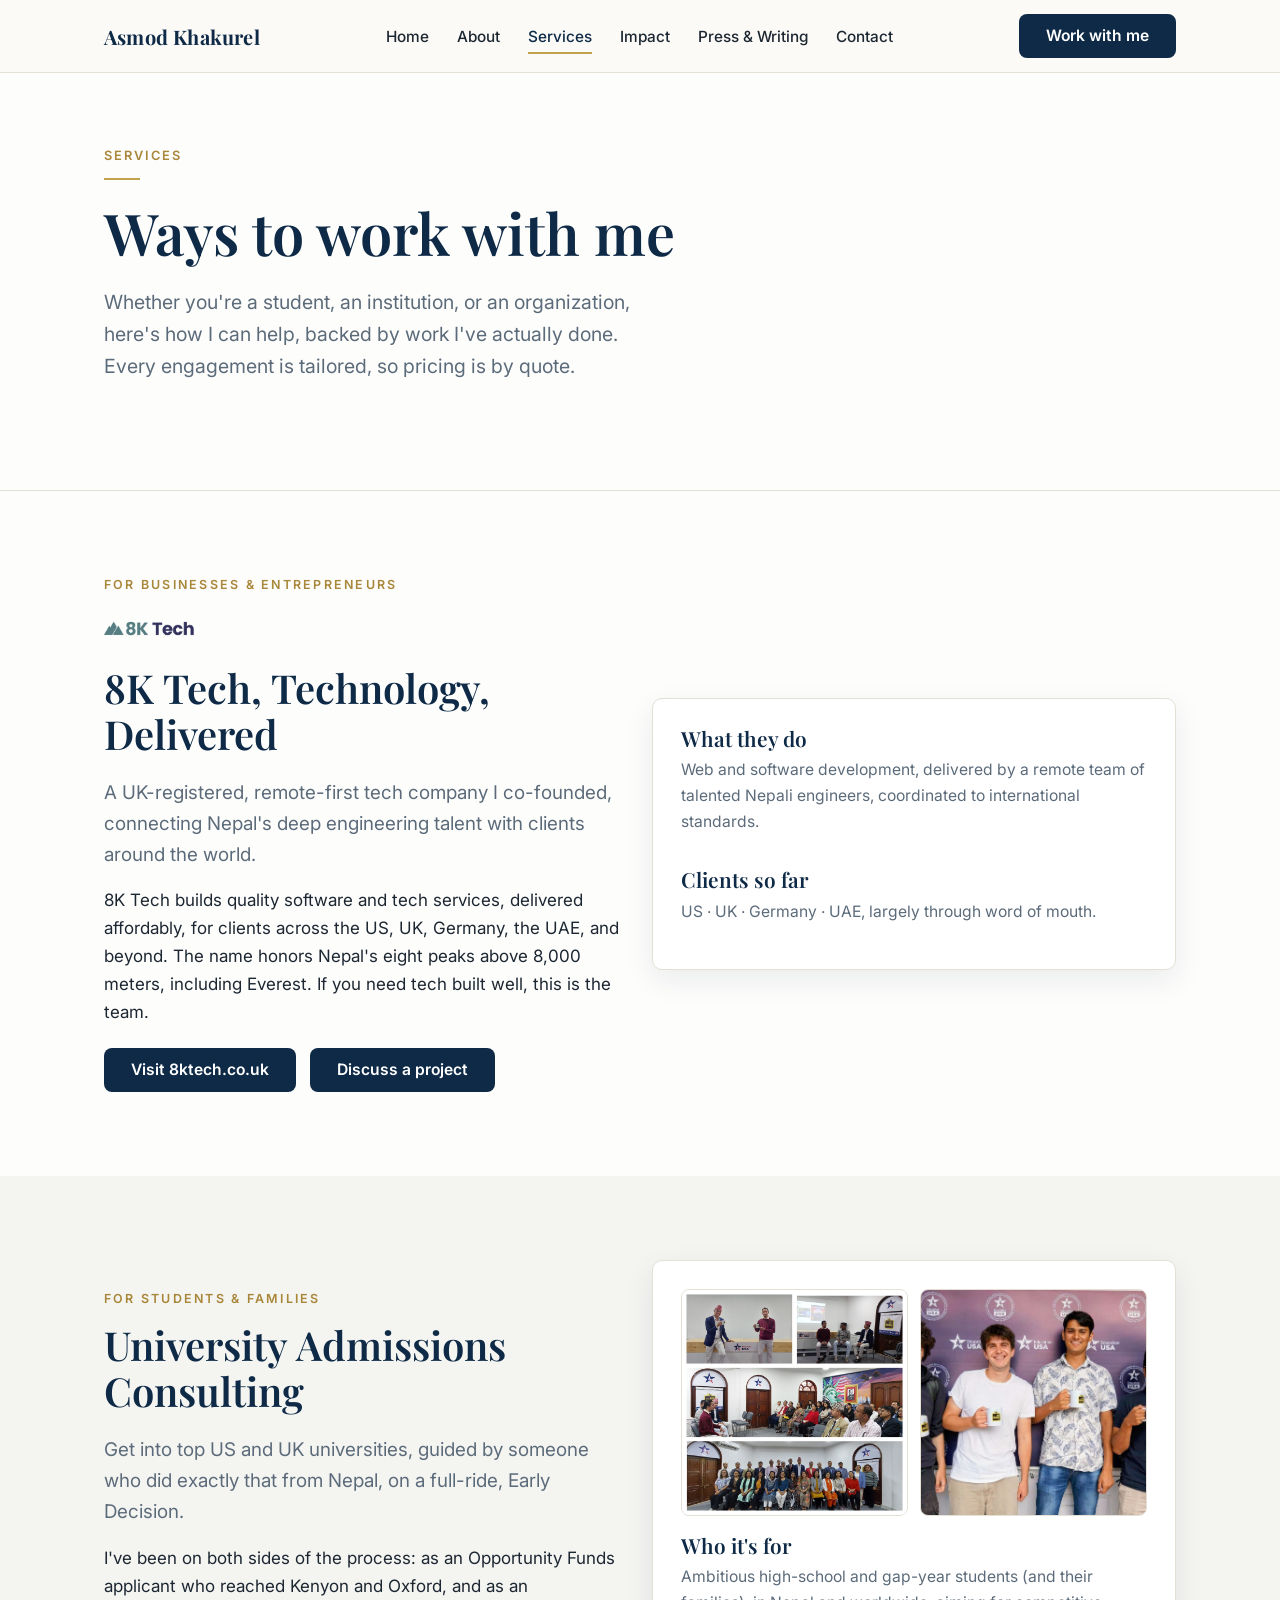
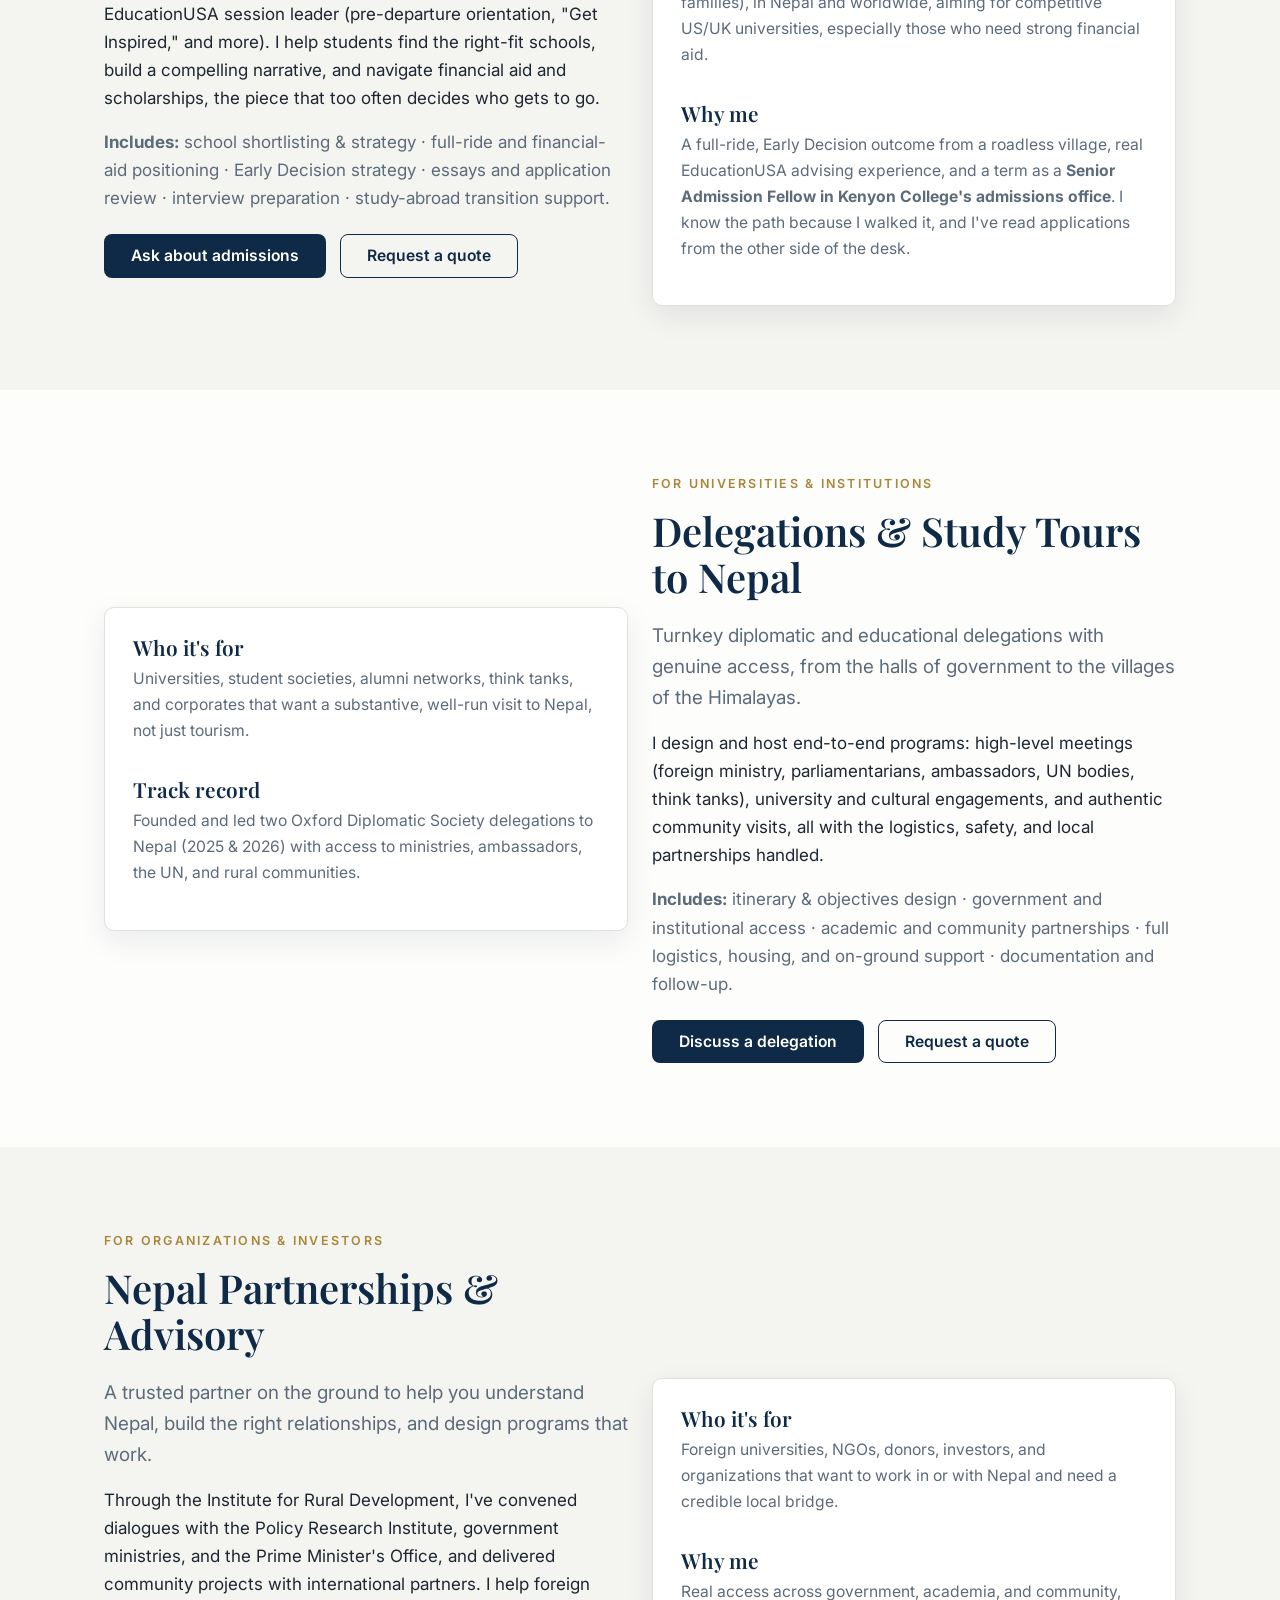
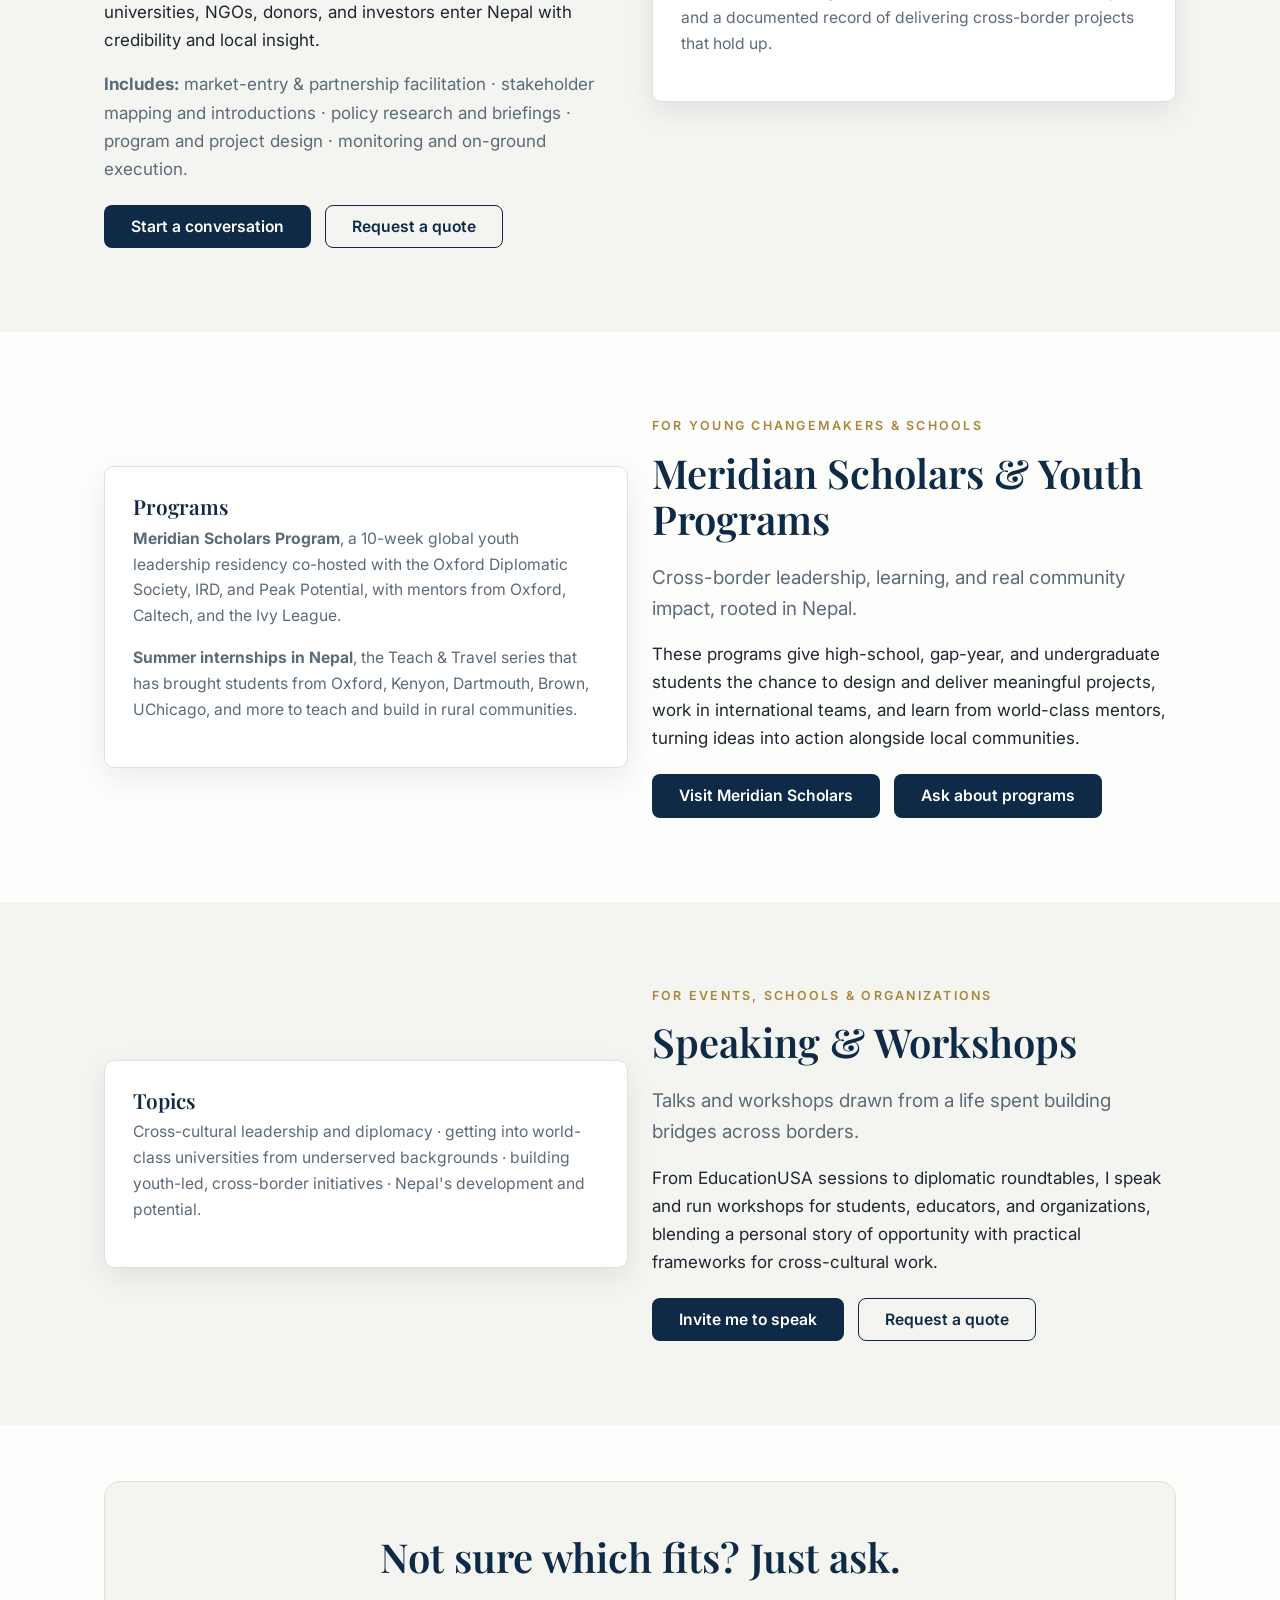
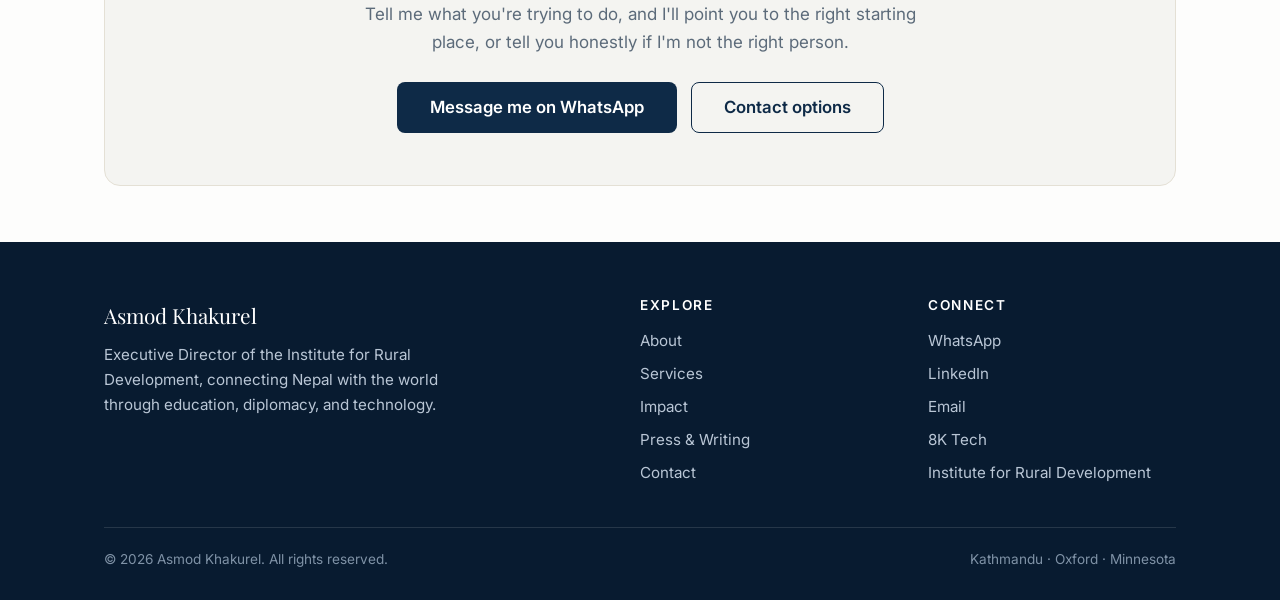
<file: services.html>
<!DOCTYPE html>
<html lang="en">
<head>
  <meta charset="UTF-8">
  <meta name="viewport" content="width=device-width, initial-scale=1.0">
  <title>Services | Asmod Khakurel</title>
  <meta name="description" content="University admissions consulting, delegations and study tours to Nepal, partnership and policy advisory, youth programs, technology, and speaking, ways to work with Asmod Khakurel.">
  <link rel="icon" type="image/png" sizes="32x32" href="assets/img/favicon-32.png">
  <link rel="icon" type="image/png" sizes="16x16" href="assets/img/favicon-16.png">
  <link rel="icon" href="favicon.ico" sizes="any">
  <link rel="apple-touch-icon" href="assets/img/apple-touch-icon.png">
  <link rel="preconnect" href="https://fonts.googleapis.com">
  <link rel="preconnect" href="https://fonts.gstatic.com" crossorigin>
  <link href="https://fonts.googleapis.com/css2?family=Playfair+Display:wght@500;600;700&family=Inter:wght@400;500;600;700&display=swap" rel="stylesheet">
  <link rel="stylesheet" href="style.css">
</head>
<body>

  <header class="site-header">
    <div class="container nav">
      <a href="index.html" class="brand">Asmod Khakurel</a>
      <ul class="nav-links" id="navLinks">
        <li><a href="index.html">Home</a></li>
        <li><a href="about.html">About</a></li>
        <li><a href="services.html" class="active">Services</a></li>
        <li><a href="impact.html">Impact</a></li>
        <li><a href="press.html">Press &amp; Writing</a></li>
        <li><a href="contact.html">Contact</a></li>
      </ul>
      <div class="nav-cta">
        <a class="btn btn-primary" href="contact.html">Work with me</a>
        <button class="nav-toggle" id="navToggle" aria-label="Menu"><span></span><span></span><span></span></button>
      </div>
    </div>
  </header>

  <section class="hero" style="padding:72px 0 76px;">
    <div class="container">
      <p class="hero__tag">Services</p>
      <h1>Ways to work with me</h1>
      <p class="hero__lead">Whether you're a student, an institution, or an organization, here's how I can help, backed by work I've actually done. Every engagement is tailored, so pricing is by quote.</p>
    </div>
  </section>

  <!-- 1. 8K Tech (lead offering) -->
  <section class="section" id="tech">
    <div class="container">
      <div class="grid grid-2" style="align-items:center;">
        <div>
          <p class="eyebrow">For businesses &amp; entrepreneurs</p>
          <img class="venture-logo" src="assets/img/site/logo-8ktech.png" alt="8K Tech">
          <h2>8K Tech, Technology, Delivered</h2>
          <p class="lead">A UK-registered, remote-first tech company I co-founded, connecting Nepal's deep engineering talent with clients around the world.</p>
          <p>8K Tech builds quality software and tech services, delivered affordably, for clients across the US, UK, Germany, the UAE, and beyond. The name honors Nepal's eight peaks above 8,000 meters, including Everest. If you need tech built well, this is the team.</p>
          <div class="btn-row" style="margin-top:22px;">
            <a class="btn btn-primary" href="https://8ktech.co.uk" target="_blank" rel="noopener">Visit 8ktech.co.uk</a>
            <a class="btn btn-whatsapp" href="https://wa.me/9779803609207?text=Hi%20Asmod%2C%20I%27d%20like%20to%20talk%20about%20a%20tech%20project%20with%208K%20Tech." target="_blank" rel="noopener">Discuss a project</a>
          </div>
        </div>
        <div class="card">
          <h3>What they do</h3>
          <p>Web and software development, delivered by a remote team of talented Nepali engineers, coordinated to international standards.</p>
          <h3 style="margin-top:18px;">Clients so far</h3>
          <p>US · UK · Germany · UAE, largely through word of mouth.</p>
        </div>
      </div>
    </div>
  </section>

  <!-- 2. Admissions -->
  <section class="section section--paper2" id="admissions">
    <div class="container">
      <div class="grid grid-2" style="align-items:center;">
        <div>
          <p class="eyebrow">For students &amp; families</p>
          <h2>University Admissions Consulting</h2>
          <p class="lead">Get into top US and UK universities, guided by someone who did exactly that from Nepal, on a full-ride, Early Decision.</p>
          <p>I've been on both sides of the process: as an Opportunity Funds applicant who reached Kenyon and Oxford, and as an EducationUSA session leader (pre-departure orientation, "Get Inspired," and more). I help students find the right-fit schools, build a compelling narrative, and navigate financial aid and scholarships, the piece that too often decides who gets to go.</p>
          <p style="color:var(--muted);"><strong>Includes:</strong> school shortlisting &amp; strategy · full-ride and financial-aid positioning · Early Decision strategy · essays and application review · interview preparation · study-abroad transition support.</p>
          <div class="btn-row" style="margin-top:22px;">
            <a class="btn btn-whatsapp" href="https://wa.me/9779803609207?text=Hi%20Asmod%2C%20I%27m%20interested%20in%20admissions%20consulting." target="_blank" rel="noopener">Ask about admissions</a>
            <a class="btn btn-outline-dark" href="contact.html">Request a quote</a>
          </div>
        </div>
        <div class="card">
          <div class="svc-media-grid" style="margin-bottom:18px;">
            <img src="assets/img/site/usef-session.jpg" alt="Leading an EducationUSA session at USEF Nepal">
            <img src="assets/img/site/usef-getinspired.jpg" alt="EducationUSA Get Inspired session, USEF Nepal">
          </div>
          <h3>Who it's for</h3>
          <p>Ambitious high-school and gap-year students (and their families), in Nepal and worldwide, aiming for competitive US/UK universities, especially those who need strong financial aid.</p>
          <h3 style="margin-top:18px;">Why me</h3>
          <p>A full-ride, Early Decision outcome from a roadless village, real EducationUSA advising experience, and a term as a <strong>Senior Admission Fellow in Kenyon College's admissions office</strong>. I know the path because I walked it, and I've read applications from the other side of the desk.</p>
        </div>
      </div>
    </div>
  </section>

  <!-- 2. Delegations -->
  <section class="section" id="delegations">
    <div class="container">
      <div class="grid grid-2" style="align-items:center;">
        <div class="card">
          <h3>Who it's for</h3>
          <p>Universities, student societies, alumni networks, think tanks, and corporates that want a substantive, well-run visit to Nepal, not just tourism.</p>
          <h3 style="margin-top:18px;">Track record</h3>
          <p>Founded and led two Oxford Diplomatic Society delegations to Nepal (2025 &amp; 2026) with access to ministries, ambassadors, the UN, and rural communities.</p>
        </div>
        <div>
          <p class="eyebrow">For universities &amp; institutions</p>
          <h2>Delegations &amp; Study Tours to Nepal</h2>
          <p class="lead">Turnkey diplomatic and educational delegations with genuine access, from the halls of government to the villages of the Himalayas.</p>
          <p>I design and host end-to-end programs: high-level meetings (foreign ministry, parliamentarians, ambassadors, UN bodies, think tanks), university and cultural engagements, and authentic community visits, all with the logistics, safety, and local partnerships handled.</p>
          <p style="color:var(--muted);"><strong>Includes:</strong> itinerary &amp; objectives design · government and institutional access · academic and community partnerships · full logistics, housing, and on-ground support · documentation and follow-up.</p>
          <div class="btn-row" style="margin-top:22px;">
            <a class="btn btn-whatsapp" href="https://wa.me/9779803609207?text=Hi%20Asmod%2C%20I%27d%20like%20to%20discuss%20a%20delegation%20or%20study%20tour%20to%20Nepal." target="_blank" rel="noopener">Discuss a delegation</a>
            <a class="btn btn-outline-dark" href="contact.html">Request a quote</a>
          </div>
        </div>
      </div>
    </div>
  </section>

  <!-- 3. Advisory -->
  <section class="section section--paper2" id="advisory">
    <div class="container">
      <div class="grid grid-2" style="align-items:center;">
        <div>
          <p class="eyebrow">For organizations &amp; investors</p>
          <h2>Nepal Partnerships &amp; Advisory</h2>
          <p class="lead">A trusted partner on the ground to help you understand Nepal, build the right relationships, and design programs that work.</p>
          <p>Through the Institute for Rural Development, I've convened dialogues with the Policy Research Institute, government ministries, and the Prime Minister's Office, and delivered community projects with international partners. I help foreign universities, NGOs, donors, and investors enter Nepal with credibility and local insight.</p>
          <p style="color:var(--muted);"><strong>Includes:</strong> market-entry &amp; partnership facilitation · stakeholder mapping and introductions · policy research and briefings · program and project design · monitoring and on-ground execution.</p>
          <div class="btn-row" style="margin-top:22px;">
            <a class="btn btn-whatsapp" href="https://wa.me/9779803609207?text=Hi%20Asmod%2C%20I%27d%20like%20to%20talk%20about%20partnerships%20or%20advisory%20in%20Nepal." target="_blank" rel="noopener">Start a conversation</a>
            <a class="btn btn-outline-dark" href="contact.html">Request a quote</a>
          </div>
        </div>
        <div class="card">
          <h3>Who it's for</h3>
          <p>Foreign universities, NGOs, donors, investors, and organizations that want to work in or with Nepal and need a credible local bridge.</p>
          <h3 style="margin-top:18px;">Why me</h3>
          <p>Real access across government, academia, and community, and a documented record of delivering cross-border projects that hold up.</p>
        </div>
      </div>
    </div>
  </section>

  <!-- 4. Youth programs -->
  <section class="section" id="youth">
    <div class="container">
      <div class="grid grid-2" style="align-items:center;">
        <div class="card">
          <h3>Programs</h3>
          <p><strong>Meridian Scholars Program</strong>, a 10-week global youth leadership residency co-hosted with the Oxford Diplomatic Society, IRD, and Peak Potential, with mentors from Oxford, Caltech, and the Ivy League.</p>
          <p><strong>Summer internships in Nepal</strong>, the Teach &amp; Travel series that has brought students from Oxford, Kenyon, Dartmouth, Brown, UChicago, and more to teach and build in rural communities.</p>
        </div>
        <div>
          <p class="eyebrow">For young changemakers &amp; schools</p>
          <h2>Meridian Scholars &amp; Youth Programs</h2>
          <p class="lead">Cross-border leadership, learning, and real community impact, rooted in Nepal.</p>
          <p>These programs give high-school, gap-year, and undergraduate students the chance to design and deliver meaningful projects, work in international teams, and learn from world-class mentors, turning ideas into action alongside local communities.</p>
          <div class="btn-row" style="margin-top:22px;">
            <a class="btn btn-primary" href="https://www.meridianscholars.org/" target="_blank" rel="noopener">Visit Meridian Scholars</a>
            <a class="btn btn-whatsapp" href="https://wa.me/9779803609207?text=Hi%20Asmod%2C%20I%27m%20interested%20in%20your%20youth%20programs." target="_blank" rel="noopener">Ask about programs</a>
          </div>
        </div>
      </div>
    </div>
  </section>

  <!-- 6. Speaking -->
  <section class="section section--paper2" id="speaking">
    <div class="container">
      <div class="grid grid-2" style="align-items:center;">
        <div class="card">
          <h3>Topics</h3>
          <p>Cross-cultural leadership and diplomacy · getting into world-class universities from underserved backgrounds · building youth-led, cross-border initiatives · Nepal's development and potential.</p>
        </div>
        <div>
          <p class="eyebrow">For events, schools &amp; organizations</p>
          <h2>Speaking &amp; Workshops</h2>
          <p class="lead">Talks and workshops drawn from a life spent building bridges across borders.</p>
          <p>From EducationUSA sessions to diplomatic roundtables, I speak and run workshops for students, educators, and organizations, blending a personal story of opportunity with practical frameworks for cross-cultural work.</p>
          <div class="btn-row" style="margin-top:22px;">
            <a class="btn btn-whatsapp" href="https://wa.me/9779803609207?text=Hi%20Asmod%2C%20I%27d%20like%20to%20invite%20you%20to%20speak%20or%20run%20a%20workshop." target="_blank" rel="noopener">Invite me to speak</a>
            <a class="btn btn-outline-dark" href="contact.html">Request a quote</a>
          </div>
        </div>
      </div>
    </div>
  </section>

  <section class="section section--tight">
    <div class="container">
      <div class="cta-band">
        <h2>Not sure which fits? Just ask.</h2>
        <p>Tell me what you're trying to do, and I'll point you to the right starting place, or tell you honestly if I'm not the right person.</p>
        <div class="btn-row" style="justify-content:center;">
          <a class="btn btn-whatsapp btn-lg" href="https://wa.me/9779803609207?text=Hi%20Asmod%2C%20I%20have%20a%20question%20about%20your%20services." target="_blank" rel="noopener">Message me on WhatsApp</a>
          <a class="btn btn-outline btn-lg" href="contact.html">Contact options</a>
        </div>
      </div>
    </div>
  </section>

  <footer class="site-footer">
    <div class="container">
      <div class="footer-grid">
        <div>
          <div class="footer-brand">Asmod Khakurel</div>
          <p class="about-blurb">Executive Director of the Institute for Rural Development, connecting Nepal with the world through education, diplomacy, and technology.</p>
        </div>
        <div>
          <h4>Explore</h4>
          <a href="about.html">About</a>
          <a href="services.html">Services</a>
          <a href="impact.html">Impact</a>
          <a href="press.html">Press &amp; Writing</a>
          <a href="contact.html">Contact</a>
        </div>
        <div>
          <h4>Connect</h4>
          <a href="https://wa.me/9779803609207" target="_blank" rel="noopener">WhatsApp</a>
          <a href="https://www.linkedin.com/in/asmodkhakurel/" target="_blank" rel="noopener">LinkedIn</a>
          <a href="mailto:asmodkhakurel@gmail.com">Email</a>
          <a href="https://8ktech.co.uk" target="_blank" rel="noopener">8K Tech</a>
          <a href="https://ird.com.np" target="_blank" rel="noopener">Institute for Rural Development</a>
        </div>
      </div>
      <div class="footer-bottom">
        <span>© 2026 Asmod Khakurel. All rights reserved.</span>
        <span>Kathmandu · Oxford · Minnesota</span>
      </div>
    </div>
  </footer>

  <script>
    document.getElementById('navToggle').addEventListener('click', function () {
      document.getElementById('navLinks').classList.toggle('open');
    });
  </script>
</body>
</html>
</file>
<file: style.css>
/* =========================================================
   Asmod Khakurel — personal site
   Design system: diplomatic / institutional
   Navy + restrained gold, serif headings, sans body.
   ========================================================= */

:root {
  --navy:      #0e2a47;
  --navy-900:  #081b30;
  --navy-800:  #0e2a47;
  --navy-700:  #1b3d61;
  --gold:      #c2a24c;
  --gold-600:  #a9873a;
  --ink:       #1d2732;
  --muted:     #5c6b7a;
  --paper:     #fdfdfc;
  --paper-2:   #f4f4f1;
  --white:     #ffffff;
  --line:      #e4e0d5;
  --whatsapp:  #25d366;
  --whatsapp-d:#1da851;

  --serif: "Playfair Display", Georgia, "Times New Roman", serif;
  --sans:  "Inter", -apple-system, BlinkMacSystemFont, "Segoe UI", Roboto, Helvetica, Arial, sans-serif;

  --maxw: 1120px;
  --radius: 10px;
  --shadow: 0 10px 30px rgba(12, 30, 52, 0.08);
  --shadow-lg: 0 24px 60px rgba(12, 30, 52, 0.14);
}

* { box-sizing: border-box; }

html { scroll-behavior: smooth; }

body {
  margin: 0;
  font-family: var(--sans);
  color: var(--ink);
  background: var(--paper);
  line-height: 1.65;
  font-size: 17px;
  -webkit-font-smoothing: antialiased;
}

h1, h2, h3, h4 { font-family: var(--serif); font-weight: 600; color: var(--navy); line-height: 1.15; margin: 0 0 .5em; }
h1 { font-size: clamp(2.2rem, 5vw, 3.6rem); }
h2 { font-size: clamp(1.7rem, 3.4vw, 2.5rem); }
h3 { font-size: 1.3rem; }
p { margin: 0 0 1rem; }
a { color: var(--navy-700); text-decoration: none; transition: color .2s; }
a:hover { color: var(--gold-600); }
img { max-width: 100%; display: block; }

.container { width: 100%; max-width: var(--maxw); margin: 0 auto; padding: 0 24px; }

.eyebrow {
  font-family: var(--sans);
  text-transform: uppercase;
  letter-spacing: .18em;
  font-size: .78rem;
  font-weight: 600;
  color: var(--gold-600);
  margin: 0 0 .8rem;
}

.section { padding: 84px 0; }
.section--tight { padding: 56px 0; }
.section--paper2 { background: var(--paper-2); }
.section__head { max-width: 720px; margin-bottom: 44px; }
.section__head.center { margin-left: auto; margin-right: auto; text-align: center; }
.lead { font-size: 1.18rem; color: var(--muted); }

/* ---------- Buttons ---------- */
.btn {
  display: inline-flex; align-items: center; gap: .55rem;
  font-family: var(--sans); font-weight: 600; font-size: .98rem;
  padding: 13px 26px; border-radius: 8px; border: 1.5px solid transparent;
  cursor: pointer; transition: all .2s ease; line-height: 1;
}
.btn svg { width: 18px; height: 18px; }
.btn-primary { background: var(--navy); color: #fff; }
.btn-primary:hover { background: var(--navy-900); color: #fff; transform: translateY(-1px); }
.btn-outline { border-color: var(--navy); color: var(--navy); }
.btn-outline:hover { background: var(--navy); color: #fff; border-color: var(--navy); }
.btn-outline-dark { border-color: var(--navy); color: var(--navy); }
.btn-outline-dark:hover { background: var(--navy); color: #fff; }
.btn-whatsapp { background: var(--navy); color: #fff; }
.btn-whatsapp:hover { background: var(--navy-900); color: #fff; transform: translateY(-1px); }
.btn-lg { padding: 16px 32px; font-size: 1.05rem; }
.btn-row { display: flex; flex-wrap: wrap; gap: 14px; }

/* ---------- Header / nav ---------- */
.site-header {
  position: sticky; top: 0; z-index: 50;
  background: rgba(251,250,246,.92);
  backdrop-filter: blur(8px);
  border-bottom: 1px solid var(--line);
}
.nav { display: flex; align-items: center; justify-content: space-between; height: 72px; }
.brand { display:flex; align-items:center; gap:.6rem; font-family: var(--serif); font-weight: 700; font-size: 1.25rem; color: var(--navy); letter-spacing:.01em; }
.brand .brand__mark {
  width: 34px; height: 34px; border-radius: 50%;
  background: var(--navy); color: var(--gold);
  display: grid; place-items: center; font-size: .95rem; font-weight: 700;
}
.nav-links { display: flex; align-items: center; gap: 28px; list-style: none; margin: 0; padding: 0; }
.nav-links a { font-family: var(--sans); font-weight: 500; font-size: .96rem; color: var(--ink); position: relative; padding: 6px 0; }
.nav-links a:hover { color: var(--navy); }
.nav-links a.active { color: var(--navy); }
.nav-links a.active::after {
  content:""; position:absolute; left:0; right:0; bottom:-2px; height:2px; background: var(--gold);
}
.nav-cta { display: flex; align-items: center; gap: 14px; }
.nav-toggle { display: none; background: none; border: 0; cursor: pointer; padding: 6px; }
.nav-toggle span { display:block; width:24px; height:2px; background: var(--navy); margin: 5px 0; transition:.2s; }

/* ---------- Hero ---------- */
.hero {
  background: var(--paper);
  color: var(--ink);
  padding: 92px 0 84px;
  position: relative;
  border-bottom: 1px solid var(--line);
}
.hero .container { position: relative; z-index: 1; }
.hero__grid { display: grid; grid-template-columns: 1.25fr .75fr; gap: 56px; align-items: center; }
.hero h1 { color: var(--navy); margin-bottom: .35em; }
.hero__tag { color: var(--gold-600); font-family: var(--sans); font-weight: 600; letter-spacing:.16em; text-transform: uppercase; font-size:.8rem; margin-bottom: 1.2rem; }
.hero__tag::after { content:""; display:block; width:36px; height:2px; background: var(--gold); margin-top:12px; }
.hero__lead { font-size: 1.22rem; color: var(--muted); max-width: 560px; margin-bottom: 2rem; }
.hero__cta { display:flex; flex-wrap:wrap; gap:14px; margin-bottom: 1.6rem; }
.hero__meta { font-size:.92rem; color: var(--muted); }
.hero__portrait {
  width: 100%; aspect-ratio: 4/5; border-radius: 14px; object-fit: cover;
  border: 1px solid var(--line); box-shadow: var(--shadow-lg);
  background: linear-gradient(160deg, var(--navy-700), var(--navy-900));
}
.hero__portrait-ph { display:grid; place-items:center; color: rgba(255,255,255,.35); font-family: var(--serif); font-size: 4rem; }

/* stat / trust bar */
.trust { border-top: 1px solid var(--line); margin-top: 40px; padding-top: 28px; display:flex; flex-wrap:wrap; gap: 34px; }
.trust span { color: var(--muted); font-size:.9rem; }
.trust b { color: var(--gold-600); }

/* ---------- Cards ---------- */
.grid { display: grid; gap: 24px; }
.grid-2 { grid-template-columns: repeat(2, 1fr); }
.grid-3 { grid-template-columns: repeat(3, 1fr); }
.grid-4 { grid-template-columns: repeat(4, 1fr); }

.card {
  background: var(--white); border: 1px solid var(--line); border-radius: var(--radius);
  padding: 28px; box-shadow: var(--shadow); transition: transform .2s, box-shadow .2s;
  display: flex; flex-direction: column;
}
.card:hover { transform: translateY(-3px); box-shadow: var(--shadow-lg); }
.card__icon {
  width: 46px; height: 46px; border-radius: 10px; margin-bottom: 16px;
  background: var(--paper-2); color: var(--navy); display: grid; place-items: center;
  border: 1px solid var(--line); font-size: 1.3rem;
}
.card h3 { margin-bottom: .4rem; }
.card__aud { font-size:.78rem; text-transform:uppercase; letter-spacing:.12em; color: var(--gold-600); font-weight:600; margin-bottom:.8rem; }
.card p { color: var(--muted); font-size: .98rem; }
.card__foot { margin-top: auto; padding-top: 16px; }
.card a.more { font-weight: 600; font-size: .92rem; color: var(--navy); }
.card a.more:hover { color: var(--gold-600); }

/* ways to work (home) */
.ways .card { border-top: 3px solid var(--gold); }

/* ---------- About ---------- */
.about-grid { display:grid; grid-template-columns: 320px 1fr; gap: 52px; align-items: start; }
.about-portrait { position: sticky; top: 96px; }
.about-portrait img, .about-portrait .ph {
  width: 100%; aspect-ratio: 4/5; object-fit: cover; border-radius: 12px;
  border: 1px solid var(--line); box-shadow: var(--shadow);
}
.about-portrait .ph { background: linear-gradient(160deg, var(--navy-700), var(--navy-900)); display:grid; place-items:center; color:rgba(255,255,255,.4); font-family:var(--serif); font-size:3rem; }
.about-portrait .cap { margin-top: 14px; font-size:.86rem; color: var(--muted); text-align:center; }

/* timeline */
.timeline { list-style:none; margin: 0; padding: 0; position: relative; }
.timeline::before { content:""; position:absolute; left: 7px; top: 6px; bottom: 6px; width: 2px; background: var(--line); }
.timeline li { position: relative; padding: 0 0 26px 34px; }
.timeline li::before { content:""; position:absolute; left:0; top:5px; width:16px; height:16px; border-radius:50%; background: var(--white); border: 3px solid var(--gold); }
.timeline .yr { font-family: var(--sans); font-weight:700; color: var(--navy); font-size:.9rem; letter-spacing:.03em; }
.timeline h4 { font-family: var(--sans); font-size: 1.05rem; margin:.1rem 0 .2rem; color: var(--ink); }
.timeline p { color: var(--muted); font-size:.95rem; margin:0; }

/* ---------- Impact list ---------- */
.impact-item {
  display:grid; grid-template-columns: 120px 1fr auto; gap: 24px; align-items: baseline;
  padding: 26px 0; border-bottom: 1px solid var(--line);
}
.impact-item .when { color: var(--gold-600); font-weight:600; font-size:.9rem; }
.impact-item h3 { margin-bottom:.35rem; font-size:1.25rem; }
.impact-item p { color: var(--muted); margin:0; }
.impact-item .links { white-space: nowrap; }

/* ---------- Press ---------- */
.press-strip { display:flex; flex-wrap:wrap; gap: 14px 30px; align-items:center; justify-content:center; opacity:.85; }
.press-strip span { font-family: var(--serif); font-style: italic; color: var(--navy); font-size: 1.05rem; }
.press-list { list-style:none; margin:0; padding:0; }
.press-list li { padding: 20px 0; border-bottom: 1px solid var(--line); display:flex; gap:18px; justify-content:space-between; flex-wrap:wrap; }
.press-list .outlet { font-family: var(--sans); font-weight:700; color: var(--gold-600); font-size:.82rem; text-transform:uppercase; letter-spacing:.1em; }
.press-list h3 { font-size: 1.12rem; margin:.2rem 0; }
.press-list p { color: var(--muted); font-size:.92rem; margin:0; }
.press-list .meta { min-width: 150px; }

/* ---------- Contact / forms ---------- */
.contact-grid { display:grid; grid-template-columns: 1fr 1fr; gap: 48px; }
.field { margin-bottom: 18px; }
.field label { display:block; font-weight:600; font-size:.9rem; margin-bottom:6px; color: var(--navy); }
.field input, .field textarea, .field select {
  width:100%; padding: 12px 14px; border:1px solid var(--line); border-radius:8px;
  font-family: var(--sans); font-size:1rem; background:#fff; color: var(--ink);
}
.field textarea { min-height: 140px; resize: vertical; }
.field input:focus, .field textarea:focus, .field select:focus { outline:none; border-color: var(--gold); box-shadow:0 0 0 3px rgba(194,162,76,.15); }
.contact-cards .cc { display:flex; gap:14px; align-items:flex-start; padding: 18px 0; border-bottom:1px solid var(--line); }
.contact-cards .cc b { color: var(--navy); }
.note { background: var(--paper-2); border-left: 3px solid var(--gold); padding: 14px 18px; border-radius: 6px; font-size:.95rem; color: var(--muted); }

/* ---------- CTA band ---------- */
.cta-band { background: var(--paper-2); color: var(--ink); border: 1px solid var(--line); border-radius: 16px; padding: 52px; text-align:center; }
.cta-band h2 { color: var(--navy); }
.cta-band p { color: var(--muted); max-width: 560px; margin: 0 auto 1.6rem; }

/* ---------- Footer ---------- */
.site-footer { background: var(--navy-900); color: #b9c6d5; padding: 56px 0 30px; }
.footer-grid { display:grid; grid-template-columns: 2fr 1fr 1fr; gap: 40px; margin-bottom: 34px; }
.site-footer h4 { color:#fff; font-family: var(--sans); font-size:.85rem; text-transform:uppercase; letter-spacing:.12em; margin-bottom: 14px; }
.site-footer a { color:#b9c6d5; display:block; margin-bottom:8px; font-size:.95rem; }
.site-footer a:hover { color: var(--gold); }
.site-footer .about-blurb { max-width: 380px; font-size:.95rem; }
.footer-brand { font-family: var(--serif); color:#fff; font-size:1.3rem; margin-bottom:10px; }
.footer-bottom { border-top:1px solid rgba(255,255,255,.12); padding-top:20px; display:flex; justify-content:space-between; flex-wrap:wrap; gap:10px; font-size:.85rem; color:#7f92a6; }

/* ---------- Floating WhatsApp ---------- */
.wa-float {
  position: fixed; right: 20px; bottom: 20px; z-index: 60;
  width: 56px; height: 56px; border-radius: 50%; background: var(--whatsapp);
  display:grid; place-items:center; box-shadow: 0 8px 24px rgba(0,0,0,.25);
  transition: transform .2s;
}
.wa-float:hover { transform: scale(1.08); }
.wa-float svg { width: 30px; height: 30px; fill: #fff; }

/* ---------- Image cards (impact) ---------- */
.icards { display:grid; grid-template-columns: repeat(3,1fr); gap:24px; }
.icard { background:var(--white); border:1px solid var(--line); border-radius:var(--radius); overflow:hidden; box-shadow:var(--shadow); display:flex; flex-direction:column; transition:transform .2s, box-shadow .2s; }
.icard:hover { transform:translateY(-3px); box-shadow:var(--shadow-lg); }
.icard__img { width:100%; aspect-ratio:16/10; object-fit:cover; background:var(--paper-2); display:block; }
.icard__body { padding:22px; display:flex; flex-direction:column; flex:1; }
.icard .when { color:var(--gold-600); font-weight:600; font-size:.78rem; text-transform:uppercase; letter-spacing:.08em; margin-bottom:.4rem; }
.icard h3 { font-size:1.18rem; margin-bottom:.5rem; }
.icard p { color:var(--muted); font-size:.95rem; margin:0 0 1rem; }
.icard .more { margin-top:auto; font-weight:600; font-size:.9rem; color:var(--navy); }
.icard .more:hover { color:var(--gold-600); }

/* ---------- Partners / affiliations ---------- */
.partners { display:flex; flex-wrap:wrap; align-items:center; justify-content:center; gap:36px 52px; }
.partners img { height:52px; width:auto; opacity:.92; transition:opacity .2s, transform .2s; }
.partners img:hover { opacity:1; transform:translateY(-2px); }
.partners img.oxd { height:66px; border-radius:8px; }

/* ---------- Video embed ---------- */
.video-embed { position:relative; width:100%; aspect-ratio:16/9; border-radius:10px; overflow:hidden; margin:6px 0; border:1px solid var(--line); background:#000; }
.video-embed iframe { position:absolute; inset:0; width:100%; height:100%; border:0; }

/* ---------- Service media ---------- */
.svc-media { width:100%; border-radius:10px; border:1px solid var(--line); box-shadow:var(--shadow); object-fit:cover; }
.svc-media-grid { display:grid; grid-template-columns:1fr 1fr; gap:12px; }
.svc-media-grid img { width:100%; aspect-ratio:1/1; object-fit:cover; border-radius:8px; border:1px solid var(--line); }
.venture-logo { height:40px; width:auto; margin-bottom:16px; }

/* ---------- Photo gallery ---------- */
.gallery { display:grid; grid-template-columns:repeat(4,1fr); gap:14px; }
.gallery figure { margin:0; }
.gallery img { width:100%; aspect-ratio:4/3; object-fit:cover; border-radius:8px; border:1px solid var(--line); box-shadow:var(--shadow); transition:transform .2s; }
.gallery img:hover { transform:scale(1.02); }
.gallery figcaption { font-size:.8rem; color:var(--muted); margin-top:7px; line-height:1.4; }
.gallery--sq { grid-template-columns:repeat(3,1fr); }
.gallery--sq img { aspect-ratio:1/1; }
.gallery--3 { grid-template-columns:repeat(3,1fr); }

@media (max-width:960px){ .icards{ grid-template-columns:repeat(2,1fr);} .gallery{ grid-template-columns:repeat(3,1fr);} }
@media (max-width:560px){ .gallery{ grid-template-columns:repeat(2,1fr);} }
@media (max-width:960px){ .icards{ grid-template-columns:repeat(2,1fr);} }
@media (max-width:760px){ .icards{ grid-template-columns:1fr;} .partners img{ height:40px;} .partners img.oxd{ height:52px;} }

/* ---------- Responsive ---------- */
@media (max-width: 960px) {
  .hero__grid { grid-template-columns: 1fr; }
  .hero__portrait { max-width: 340px; }
  .about-grid { grid-template-columns: 1fr; }
  .about-portrait { position: static; max-width: 320px; }
  .grid-4 { grid-template-columns: repeat(2,1fr); }
  .footer-grid { grid-template-columns: 1fr 1fr; }
}
@media (max-width: 760px) {
  .nav-links { display: none; }
  .nav-links.open {
    display: flex; flex-direction: column; position: absolute; top: 72px; left: 0; right: 0;
    background: var(--paper); border-bottom: 1px solid var(--line); padding: 18px 24px; gap: 16px;
  }
  .nav-toggle { display: block; }
  .nav-cta .btn { display:none; }
  .grid-2, .grid-3 { grid-template-columns: 1fr; }
  .contact-grid { grid-template-columns: 1fr; }
  .impact-item { grid-template-columns: 1fr; gap: 6px; }
  .cta-band { padding: 36px 22px; }
  .section { padding: 60px 0; }
}
@media (max-width: 480px) {
  .grid-4 { grid-template-columns: 1fr; }
  .footer-grid { grid-template-columns: 1fr; }
}
</file>
